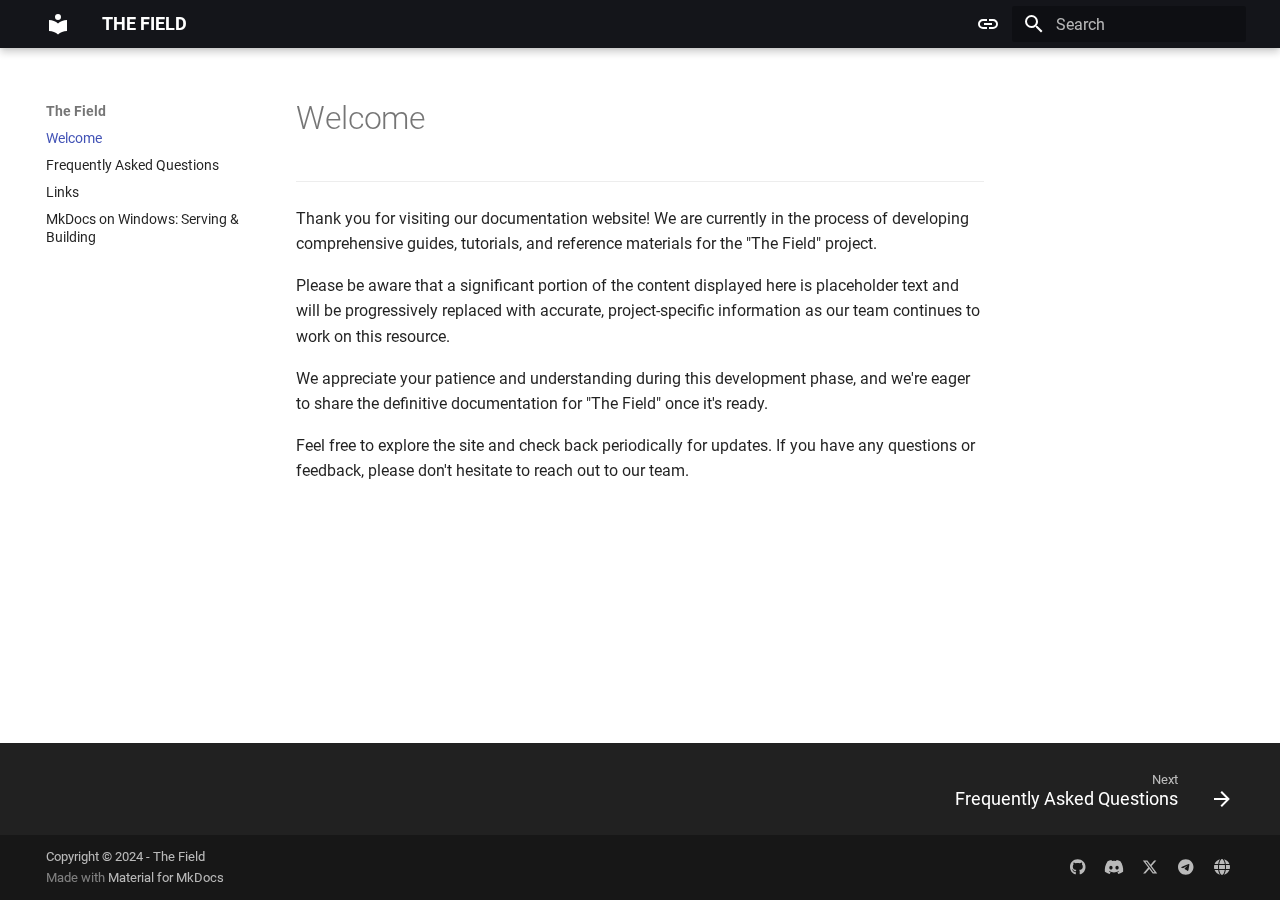
<file: mkdocs/site/index.html>
<!doctype html>
<html lang="en" class="no-js">
  <head>
    
      <meta charset="utf-8">
      <meta name="viewport" content="width=device-width,initial-scale=1">
      
      
      
      
      
        <link rel="next" href="frequently-asked-questions/">
      
      
      <link rel="icon" href="assets/images/favicon.png">
      <meta name="generator" content="mkdocs-1.5.3, mkdocs-material-9.5.17">
    
    
      
        <title>The Field</title>
      
    
    
      <link rel="stylesheet" href="assets/stylesheets/main.bcfcd587.min.css">
      
        
        <link rel="stylesheet" href="assets/stylesheets/palette.06af60db.min.css">
      
      


    
    
      
    
    
      
    
    
      <link rel="stylesheet" href="css/extra.css">
    
    <script>__md_scope=new URL(".",location),__md_hash=e=>[...e].reduce((e,_)=>(e<<5)-e+_.charCodeAt(0),0),__md_get=(e,_=localStorage,t=__md_scope)=>JSON.parse(_.getItem(t.pathname+"."+e)),__md_set=(e,_,t=localStorage,a=__md_scope)=>{try{t.setItem(a.pathname+"."+e,JSON.stringify(_))}catch(e){}}</script>
    
      

    
    
    
  </head>
  
  
    
    
      
    
    
    
    
    <body dir="ltr" data-md-color-scheme="default" data-md-color-primary="black" data-md-color-accent="black">
  
    
    <input class="md-toggle" data-md-toggle="drawer" type="checkbox" id="__drawer" autocomplete="off">
    <input class="md-toggle" data-md-toggle="search" type="checkbox" id="__search" autocomplete="off">
    <label class="md-overlay" for="__drawer"></label>
    <div data-md-component="skip">
      
        
        <a href="#welcome" class="md-skip">
          Skip to content
        </a>
      
    </div>
    <div data-md-component="announce">
      
    </div>
    
    
      

  

<header class="md-header md-header--shadow" data-md-component="header">
  <nav class="md-header__inner md-grid" aria-label="Header">
    <a href="." title="The Field" class="md-header__button md-logo" aria-label="The Field" data-md-component="logo">
      
  
  <svg xmlns="http://www.w3.org/2000/svg" viewBox="0 0 24 24"><path d="M12 8a3 3 0 0 0 3-3 3 3 0 0 0-3-3 3 3 0 0 0-3 3 3 3 0 0 0 3 3m0 3.54C9.64 9.35 6.5 8 3 8v11c3.5 0 6.64 1.35 9 3.54 2.36-2.19 5.5-3.54 9-3.54V8c-3.5 0-6.64 1.35-9 3.54Z"/></svg>

    </a>
    <label class="md-header__button md-icon" for="__drawer">
      
      <svg xmlns="http://www.w3.org/2000/svg" viewBox="0 0 24 24"><path d="M3 6h18v2H3V6m0 5h18v2H3v-2m0 5h18v2H3v-2Z"/></svg>
    </label>
    <div class="md-header__title" data-md-component="header-title">
      <div class="md-header__ellipsis">
        <div class="md-header__topic">
          <span class="md-ellipsis">
            The Field
          </span>
        </div>
        <div class="md-header__topic" data-md-component="header-topic">
          <span class="md-ellipsis">
            
              Welcome
            
          </span>
        </div>
      </div>
    </div>
    
      
        <form class="md-header__option" data-md-component="palette">
  
    
    
    
    <input class="md-option" data-md-color-media="(prefers-color-scheme)" data-md-color-scheme="default" data-md-color-primary="black" data-md-color-accent="black"  aria-label="Switch to light mode"  type="radio" name="__palette" id="__palette_0">
    
      <label class="md-header__button md-icon" title="Switch to light mode" for="__palette_1" hidden>
        <svg xmlns="http://www.w3.org/2000/svg" viewBox="0 0 24 24"><path d="M3.9 12c0-1.71 1.39-3.1 3.1-3.1h4V7H7a5 5 0 0 0-5 5 5 5 0 0 0 5 5h4v-1.9H7c-1.71 0-3.1-1.39-3.1-3.1M8 13h8v-2H8v2m9-6h-4v1.9h4c1.71 0 3.1 1.39 3.1 3.1 0 1.71-1.39 3.1-3.1 3.1h-4V17h4a5 5 0 0 0 5-5 5 5 0 0 0-5-5Z"/></svg>
      </label>
    
  
    
    
    
    <input class="md-option" data-md-color-media="(prefers-color-scheme: light)" data-md-color-scheme="default" data-md-color-primary="black" data-md-color-accent="black"  aria-label="Switch to dark mode"  type="radio" name="__palette" id="__palette_1">
    
      <label class="md-header__button md-icon" title="Switch to dark mode" for="__palette_2" hidden>
        <svg xmlns="http://www.w3.org/2000/svg" viewBox="0 0 24 24"><path d="M17 7H7a5 5 0 0 0-5 5 5 5 0 0 0 5 5h10a5 5 0 0 0 5-5 5 5 0 0 0-5-5m0 8a3 3 0 0 1-3-3 3 3 0 0 1 3-3 3 3 0 0 1 3 3 3 3 0 0 1-3 3Z"/></svg>
      </label>
    
  
    
    
    
    <input class="md-option" data-md-color-media="(prefers-color-scheme: dark)" data-md-color-scheme="slate" data-md-color-primary="black" data-md-color-accent="black"  aria-label="Switch to system preference"  type="radio" name="__palette" id="__palette_2">
    
      <label class="md-header__button md-icon" title="Switch to system preference" for="__palette_0" hidden>
        <svg xmlns="http://www.w3.org/2000/svg" viewBox="0 0 24 24"><path d="M17 6H7c-3.31 0-6 2.69-6 6s2.69 6 6 6h10c3.31 0 6-2.69 6-6s-2.69-6-6-6zm0 10H7c-2.21 0-4-1.79-4-4s1.79-4 4-4h10c2.21 0 4 1.79 4 4s-1.79 4-4 4zM7 9c-1.66 0-3 1.34-3 3s1.34 3 3 3 3-1.34 3-3-1.34-3-3-3z"/></svg>
      </label>
    
  
</form>
      
    
    
      <script>var media,input,key,value,palette=__md_get("__palette");if(palette&&palette.color){"(prefers-color-scheme)"===palette.color.media&&(media=matchMedia("(prefers-color-scheme: light)"),input=document.querySelector(media.matches?"[data-md-color-media='(prefers-color-scheme: light)']":"[data-md-color-media='(prefers-color-scheme: dark)']"),palette.color.media=input.getAttribute("data-md-color-media"),palette.color.scheme=input.getAttribute("data-md-color-scheme"),palette.color.primary=input.getAttribute("data-md-color-primary"),palette.color.accent=input.getAttribute("data-md-color-accent"));for([key,value]of Object.entries(palette.color))document.body.setAttribute("data-md-color-"+key,value)}</script>
    
    
    
      <label class="md-header__button md-icon" for="__search">
        
        <svg xmlns="http://www.w3.org/2000/svg" viewBox="0 0 24 24"><path d="M9.5 3A6.5 6.5 0 0 1 16 9.5c0 1.61-.59 3.09-1.56 4.23l.27.27h.79l5 5-1.5 1.5-5-5v-.79l-.27-.27A6.516 6.516 0 0 1 9.5 16 6.5 6.5 0 0 1 3 9.5 6.5 6.5 0 0 1 9.5 3m0 2C7 5 5 7 5 9.5S7 14 9.5 14 14 12 14 9.5 12 5 9.5 5Z"/></svg>
      </label>
      <div class="md-search" data-md-component="search" role="dialog">
  <label class="md-search__overlay" for="__search"></label>
  <div class="md-search__inner" role="search">
    <form class="md-search__form" name="search">
      <input type="text" class="md-search__input" name="query" aria-label="Search" placeholder="Search" autocapitalize="off" autocorrect="off" autocomplete="off" spellcheck="false" data-md-component="search-query" required>
      <label class="md-search__icon md-icon" for="__search">
        
        <svg xmlns="http://www.w3.org/2000/svg" viewBox="0 0 24 24"><path d="M9.5 3A6.5 6.5 0 0 1 16 9.5c0 1.61-.59 3.09-1.56 4.23l.27.27h.79l5 5-1.5 1.5-5-5v-.79l-.27-.27A6.516 6.516 0 0 1 9.5 16 6.5 6.5 0 0 1 3 9.5 6.5 6.5 0 0 1 9.5 3m0 2C7 5 5 7 5 9.5S7 14 9.5 14 14 12 14 9.5 12 5 9.5 5Z"/></svg>
        
        <svg xmlns="http://www.w3.org/2000/svg" viewBox="0 0 24 24"><path d="M20 11v2H8l5.5 5.5-1.42 1.42L4.16 12l7.92-7.92L13.5 5.5 8 11h12Z"/></svg>
      </label>
      <nav class="md-search__options" aria-label="Search">
        
          <a href="javascript:void(0)" class="md-search__icon md-icon" title="Share" aria-label="Share" data-clipboard data-clipboard-text="" data-md-component="search-share" tabindex="-1">
            
            <svg xmlns="http://www.w3.org/2000/svg" viewBox="0 0 24 24"><path d="M18 16.08c-.76 0-1.44.3-1.96.77L8.91 12.7c.05-.23.09-.46.09-.7 0-.24-.04-.47-.09-.7l7.05-4.11c.54.5 1.25.81 2.04.81a3 3 0 0 0 3-3 3 3 0 0 0-3-3 3 3 0 0 0-3 3c0 .24.04.47.09.7L8.04 9.81C7.5 9.31 6.79 9 6 9a3 3 0 0 0-3 3 3 3 0 0 0 3 3c.79 0 1.5-.31 2.04-.81l7.12 4.15c-.05.21-.08.43-.08.66 0 1.61 1.31 2.91 2.92 2.91 1.61 0 2.92-1.3 2.92-2.91A2.92 2.92 0 0 0 18 16.08Z"/></svg>
          </a>
        
        <button type="reset" class="md-search__icon md-icon" title="Clear" aria-label="Clear" tabindex="-1">
          
          <svg xmlns="http://www.w3.org/2000/svg" viewBox="0 0 24 24"><path d="M19 6.41 17.59 5 12 10.59 6.41 5 5 6.41 10.59 12 5 17.59 6.41 19 12 13.41 17.59 19 19 17.59 13.41 12 19 6.41Z"/></svg>
        </button>
      </nav>
      
        <div class="md-search__suggest" data-md-component="search-suggest"></div>
      
    </form>
    <div class="md-search__output">
      <div class="md-search__scrollwrap" data-md-scrollfix>
        <div class="md-search-result" data-md-component="search-result">
          <div class="md-search-result__meta">
            Initializing search
          </div>
          <ol class="md-search-result__list" role="presentation"></ol>
        </div>
      </div>
    </div>
  </div>
</div>
    
    
  </nav>
  
</header>
    
    <div class="md-container" data-md-component="container">
      
      
        
          
        
      
      <main class="md-main" data-md-component="main">
        <div class="md-main__inner md-grid">
          
            
              
              <div class="md-sidebar md-sidebar--primary" data-md-component="sidebar" data-md-type="navigation" >
                <div class="md-sidebar__scrollwrap">
                  <div class="md-sidebar__inner">
                    



<nav class="md-nav md-nav--primary" aria-label="Navigation" data-md-level="0">
  <label class="md-nav__title" for="__drawer">
    <a href="." title="The Field" class="md-nav__button md-logo" aria-label="The Field" data-md-component="logo">
      
  
  <svg xmlns="http://www.w3.org/2000/svg" viewBox="0 0 24 24"><path d="M12 8a3 3 0 0 0 3-3 3 3 0 0 0-3-3 3 3 0 0 0-3 3 3 3 0 0 0 3 3m0 3.54C9.64 9.35 6.5 8 3 8v11c3.5 0 6.64 1.35 9 3.54 2.36-2.19 5.5-3.54 9-3.54V8c-3.5 0-6.64 1.35-9 3.54Z"/></svg>

    </a>
    The Field
  </label>
  
  <ul class="md-nav__list" data-md-scrollfix>
    
      
      
  
  
    
  
  
  
    <li class="md-nav__item md-nav__item--active">
      
      <input class="md-nav__toggle md-toggle" type="checkbox" id="__toc">
      
      
        
      
      
      <a href="." class="md-nav__link md-nav__link--active">
        
  
  <span class="md-ellipsis">
    Welcome
  </span>
  

      </a>
      
    </li>
  

    
      
      
  
  
  
  
    <li class="md-nav__item">
      <a href="frequently-asked-questions/" class="md-nav__link">
        
  
  <span class="md-ellipsis">
    Frequently Asked Questions
  </span>
  

      </a>
    </li>
  

    
      
      
  
  
  
  
    <li class="md-nav__item">
      <a href="links/" class="md-nav__link">
        
  
  <span class="md-ellipsis">
    Links
  </span>
  

      </a>
    </li>
  

    
      
      
  
  
  
  
    <li class="md-nav__item">
      <a href="mkdocs-install/" class="md-nav__link">
        
  
  <span class="md-ellipsis">
    MkDocs on Windows: Serving & Building
  </span>
  

      </a>
    </li>
  

    
  </ul>
</nav>
                  </div>
                </div>
              </div>
            
            
              
              <div class="md-sidebar md-sidebar--secondary" data-md-component="sidebar" data-md-type="toc" >
                <div class="md-sidebar__scrollwrap">
                  <div class="md-sidebar__inner">
                    

<nav class="md-nav md-nav--secondary" aria-label="Table of contents">
  
  
  
    
  
  
</nav>
                  </div>
                </div>
              </div>
            
          
          
            <div class="md-content" data-md-component="content">
              <article class="md-content__inner md-typeset">
                
                  


<h1 id="welcome">Welcome</h1>
<hr />
<p>Thank you for visiting our documentation website! We are currently in the process of developing comprehensive guides, tutorials, and reference materials for the "The Field" project.</p>
<p>Please be aware that a significant portion of the content displayed here is placeholder text and will be progressively replaced with accurate, project-specific information as our team continues to work on this resource.</p>
<p>We appreciate your patience and understanding during this development phase, and we're eager to share the definitive documentation for "The Field" once it's ready.</p>
<p>Feel free to explore the site and check back periodically for updates. If you have any questions or feedback, please don't hesitate to reach out to our team.</p>












                
              </article>
            </div>
          
          
  <script>var tabs=__md_get("__tabs");if(Array.isArray(tabs))e:for(var set of document.querySelectorAll(".tabbed-set")){var tab,labels=set.querySelector(".tabbed-labels");for(tab of tabs)for(var label of labels.getElementsByTagName("label"))if(label.innerText.trim()===tab){var input=document.getElementById(label.htmlFor);input.checked=!0;continue e}}</script>

<script>var target=document.getElementById(location.hash.slice(1));target&&target.name&&(target.checked=target.name.startsWith("__tabbed_"))</script>
        </div>
        
          <button type="button" class="md-top md-icon" data-md-component="top" hidden>
  
  <svg xmlns="http://www.w3.org/2000/svg" viewBox="0 0 24 24"><path d="M13 20h-2V8l-5.5 5.5-1.42-1.42L12 4.16l7.92 7.92-1.42 1.42L13 8v12Z"/></svg>
  Back to top
</button>
        
      </main>
      
        <footer class="md-footer">
  
    
      
      <nav class="md-footer__inner md-grid" aria-label="Footer" >
        
        
          
          <a href="frequently-asked-questions/" class="md-footer__link md-footer__link--next" aria-label="Next: Frequently Asked Questions">
            <div class="md-footer__title">
              <span class="md-footer__direction">
                Next
              </span>
              <div class="md-ellipsis">
                Frequently Asked Questions
              </div>
            </div>
            <div class="md-footer__button md-icon">
              
              <svg xmlns="http://www.w3.org/2000/svg" viewBox="0 0 24 24"><path d="M4 11v2h12l-5.5 5.5 1.42 1.42L19.84 12l-7.92-7.92L10.5 5.5 16 11H4Z"/></svg>
            </div>
          </a>
        
      </nav>
    
  
  <div class="md-footer-meta md-typeset">
    <div class="md-footer-meta__inner md-grid">
      <div class="md-copyright">
  
    <div class="md-copyright__highlight">
      Copyright &copy; 2024 - The Field
    </div>
  
  
    Made with
    <a href="https://squidfunk.github.io/mkdocs-material/" target="_blank" rel="noopener">
      Material for MkDocs
    </a>
  
</div>
      
        <div class="md-social">
  
    
    
    
    
      
      
    
    <a href="https://github.com/the-field-erg" target="_blank" rel="noopener" title="github.com" class="md-social__link">
      <svg xmlns="http://www.w3.org/2000/svg" viewBox="0 0 496 512"><!--! Font Awesome Free 6.5.1 by @fontawesome - https://fontawesome.com License - https://fontawesome.com/license/free (Icons: CC BY 4.0, Fonts: SIL OFL 1.1, Code: MIT License) Copyright 2023 Fonticons, Inc.--><path d="M165.9 397.4c0 2-2.3 3.6-5.2 3.6-3.3.3-5.6-1.3-5.6-3.6 0-2 2.3-3.6 5.2-3.6 3-.3 5.6 1.3 5.6 3.6zm-31.1-4.5c-.7 2 1.3 4.3 4.3 4.9 2.6 1 5.6 0 6.2-2s-1.3-4.3-4.3-5.2c-2.6-.7-5.5.3-6.2 2.3zm44.2-1.7c-2.9.7-4.9 2.6-4.6 4.9.3 2 2.9 3.3 5.9 2.6 2.9-.7 4.9-2.6 4.6-4.6-.3-1.9-3-3.2-5.9-2.9zM244.8 8C106.1 8 0 113.3 0 252c0 110.9 69.8 205.8 169.5 239.2 12.8 2.3 17.3-5.6 17.3-12.1 0-6.2-.3-40.4-.3-61.4 0 0-70 15-84.7-29.8 0 0-11.4-29.1-27.8-36.6 0 0-22.9-15.7 1.6-15.4 0 0 24.9 2 38.6 25.8 21.9 38.6 58.6 27.5 72.9 20.9 2.3-16 8.8-27.1 16-33.7-55.9-6.2-112.3-14.3-112.3-110.5 0-27.5 7.6-41.3 23.6-58.9-2.6-6.5-11.1-33.3 2.6-67.9 20.9-6.5 69 27 69 27 20-5.6 41.5-8.5 62.8-8.5s42.8 2.9 62.8 8.5c0 0 48.1-33.6 69-27 13.7 34.7 5.2 61.4 2.6 67.9 16 17.7 25.8 31.5 25.8 58.9 0 96.5-58.9 104.2-114.8 110.5 9.2 7.9 17 22.9 17 46.4 0 33.7-.3 75.4-.3 83.6 0 6.5 4.6 14.4 17.3 12.1C428.2 457.8 496 362.9 496 252 496 113.3 383.5 8 244.8 8zM97.2 352.9c-1.3 1-1 3.3.7 5.2 1.6 1.6 3.9 2.3 5.2 1 1.3-1 1-3.3-.7-5.2-1.6-1.6-3.9-2.3-5.2-1zm-10.8-8.1c-.7 1.3.3 2.9 2.3 3.9 1.6 1 3.6.7 4.3-.7.7-1.3-.3-2.9-2.3-3.9-2-.6-3.6-.3-4.3.7zm32.4 35.6c-1.6 1.3-1 4.3 1.3 6.2 2.3 2.3 5.2 2.6 6.5 1 1.3-1.3.7-4.3-1.3-6.2-2.2-2.3-5.2-2.6-6.5-1zm-11.4-14.7c-1.6 1-1.6 3.6 0 5.9 1.6 2.3 4.3 3.3 5.6 2.3 1.6-1.3 1.6-3.9 0-6.2-1.4-2.3-4-3.3-5.6-2z"/></svg>
    </a>
  
    
    
    
    
      
      
    
    <a href="https://discord.com" target="_blank" rel="noopener" title="discord.com" class="md-social__link">
      <svg xmlns="http://www.w3.org/2000/svg" viewBox="0 0 640 512"><!--! Font Awesome Free 6.5.1 by @fontawesome - https://fontawesome.com License - https://fontawesome.com/license/free (Icons: CC BY 4.0, Fonts: SIL OFL 1.1, Code: MIT License) Copyright 2023 Fonticons, Inc.--><path d="M524.531 69.836a1.5 1.5 0 0 0-.764-.7A485.065 485.065 0 0 0 404.081 32.03a1.816 1.816 0 0 0-1.923.91 337.461 337.461 0 0 0-14.9 30.6 447.848 447.848 0 0 0-134.426 0 309.541 309.541 0 0 0-15.135-30.6 1.89 1.89 0 0 0-1.924-.91 483.689 483.689 0 0 0-119.688 37.107 1.712 1.712 0 0 0-.788.676C39.068 183.651 18.186 294.69 28.43 404.354a2.016 2.016 0 0 0 .765 1.375 487.666 487.666 0 0 0 146.825 74.189 1.9 1.9 0 0 0 2.063-.676A348.2 348.2 0 0 0 208.12 430.4a1.86 1.86 0 0 0-1.019-2.588 321.173 321.173 0 0 1-45.868-21.853 1.885 1.885 0 0 1-.185-3.126 251.047 251.047 0 0 0 9.109-7.137 1.819 1.819 0 0 1 1.9-.256c96.229 43.917 200.41 43.917 295.5 0a1.812 1.812 0 0 1 1.924.233 234.533 234.533 0 0 0 9.132 7.16 1.884 1.884 0 0 1-.162 3.126 301.407 301.407 0 0 1-45.89 21.83 1.875 1.875 0 0 0-1 2.611 391.055 391.055 0 0 0 30.014 48.815 1.864 1.864 0 0 0 2.063.7A486.048 486.048 0 0 0 610.7 405.729a1.882 1.882 0 0 0 .765-1.352c12.264-126.783-20.532-236.912-86.934-334.541ZM222.491 337.58c-28.972 0-52.844-26.587-52.844-59.239s23.409-59.241 52.844-59.241c29.665 0 53.306 26.82 52.843 59.239 0 32.654-23.41 59.241-52.843 59.241Zm195.38 0c-28.971 0-52.843-26.587-52.843-59.239s23.409-59.241 52.843-59.241c29.667 0 53.307 26.82 52.844 59.239 0 32.654-23.177 59.241-52.844 59.241Z"/></svg>
    </a>
  
    
    
    
    
      
      
    
    <a href="https://x.com" target="_blank" rel="noopener" title="x.com" class="md-social__link">
      <svg xmlns="http://www.w3.org/2000/svg" viewBox="0 0 512 512"><!--! Font Awesome Free 6.5.1 by @fontawesome - https://fontawesome.com License - https://fontawesome.com/license/free (Icons: CC BY 4.0, Fonts: SIL OFL 1.1, Code: MIT License) Copyright 2023 Fonticons, Inc.--><path d="M389.2 48h70.6L305.6 224.2 487 464H345L233.7 318.6 106.5 464H35.8l164.9-188.5L26.8 48h145.6l100.5 132.9L389.2 48zm-24.8 373.8h39.1L151.1 88h-42l255.3 333.8z"/></svg>
    </a>
  
    
    
    
    
      
      
    
    <a href="https://telegram.com" target="_blank" rel="noopener" title="telegram.com" class="md-social__link">
      <svg xmlns="http://www.w3.org/2000/svg" viewBox="0 0 496 512"><!--! Font Awesome Free 6.5.1 by @fontawesome - https://fontawesome.com License - https://fontawesome.com/license/free (Icons: CC BY 4.0, Fonts: SIL OFL 1.1, Code: MIT License) Copyright 2023 Fonticons, Inc.--><path d="M248 8C111.033 8 0 119.033 0 256s111.033 248 248 248 248-111.033 248-248S384.967 8 248 8Zm114.952 168.66c-3.732 39.215-19.881 134.378-28.1 178.3-3.476 18.584-10.322 24.816-16.948 25.425-14.4 1.326-25.338-9.517-39.287-18.661-21.827-14.308-34.158-23.215-55.346-37.177-24.485-16.135-8.612-25 5.342-39.5 3.652-3.793 67.107-61.51 68.335-66.746.153-.655.3-3.1-1.154-4.384s-3.59-.849-5.135-.5q-3.283.746-104.608 69.142-14.845 10.194-26.894 9.934c-8.855-.191-25.888-5.006-38.551-9.123-15.531-5.048-27.875-7.717-26.8-16.291q.84-6.7 18.45-13.7 108.446-47.248 144.628-62.3c68.872-28.647 83.183-33.623 92.511-33.789 2.052-.034 6.639.474 9.61 2.885a10.452 10.452 0 0 1 3.53 6.716 43.765 43.765 0 0 1 .417 9.769Z"/></svg>
    </a>
  
    
    
    
    
      
      
    
    <a href="https://the-field.pages.dev" target="_blank" rel="noopener" title="the-field.pages.dev" class="md-social__link">
      <svg xmlns="http://www.w3.org/2000/svg" viewBox="0 0 512 512"><!--! Font Awesome Free 6.5.1 by @fontawesome - https://fontawesome.com License - https://fontawesome.com/license/free (Icons: CC BY 4.0, Fonts: SIL OFL 1.1, Code: MIT License) Copyright 2023 Fonticons, Inc.--><path d="M352 256c0 22.2-1.2 43.6-3.3 64H163.3c-2.2-20.4-3.3-41.8-3.3-64s1.2-43.6 3.3-64h185.4c2.2 20.4 3.3 41.8 3.3 64zm28.8-64h123.1c5.3 20.5 8.1 41.9 8.1 64s-2.8 43.5-8.1 64H380.8c2.1-20.6 3.2-42 3.2-64s-1.1-43.4-3.2-64zm112.6-32H376.7c-10-63.9-29.8-117.4-55.3-151.6 78.3 20.7 142 77.5 171.9 151.6zm-149.1 0H167.7c6.1-36.4 15.5-68.6 27-94.7 10.5-23.6 22.2-40.7 33.5-51.5C239.4 3.2 248.7 0 256 0s16.6 3.2 27.8 13.8c11.3 10.8 23 27.9 33.5 51.5 11.6 26 20.9 58.2 27 94.7zm-209 0H18.6c30-74.1 93.6-130.9 172-151.6-25.5 34.2-45.3 87.7-55.3 151.6zM8.1 192h123.1c-2.1 20.6-3.2 42-3.2 64s1.1 43.4 3.2 64H8.1C2.8 299.5 0 278.1 0 256s2.8-43.5 8.1-64zm186.6 254.6c-11.6-26-20.9-58.2-27-94.6h176.6c-6.1 36.4-15.5 68.6-27 94.6-10.5 23.6-22.2 40.7-33.5 51.5-11.2 10.7-20.5 13.9-27.8 13.9s-16.6-3.2-27.8-13.8c-11.3-10.8-23-27.9-33.5-51.5zM135.3 352c10 63.9 29.8 117.4 55.3 151.6-78.4-20.7-142-77.5-172-151.6h116.7zm358.1 0c-30 74.1-93.6 130.9-171.9 151.6 25.5-34.2 45.2-87.7 55.3-151.6h116.6z"/></svg>
    </a>
  
</div>
      
    </div>
  </div>
</footer>
      
    </div>
    <div class="md-dialog" data-md-component="dialog">
      <div class="md-dialog__inner md-typeset"></div>
    </div>
    
      <div class="md-progress" data-md-component="progress" role="progressbar"></div>
    
    
    <script id="__config" type="application/json">{"base": ".", "features": ["content.code.annotate", "content.code.copy", "content.tabs.link", "announce.dismiss", "header.autohide", "navigation.indexes", "navigation.top", "navigation.instant", "navigation.instant.prefetch", "navigation.instant.progress", "navigation.tracking", "navigation.footer", "search.suggest", "search.highlight", "search.share"], "search": "assets/javascripts/workers/search.b8dbb3d2.min.js", "translations": {"clipboard.copied": "Copied to clipboard", "clipboard.copy": "Copy to clipboard", "search.result.more.one": "1 more on this page", "search.result.more.other": "# more on this page", "search.result.none": "No matching documents", "search.result.one": "1 matching document", "search.result.other": "# matching documents", "search.result.placeholder": "Type to start searching", "search.result.term.missing": "Missing", "select.version": "Select version"}}</script>
    
    
      <script src="assets/javascripts/bundle.1e8ae164.min.js"></script>
      
        <script src="assets/external/unpkg.com/mermaid@10.7.0/dist/mermaid.min.js"></script>
      
    
  </body>
</html>
</file>
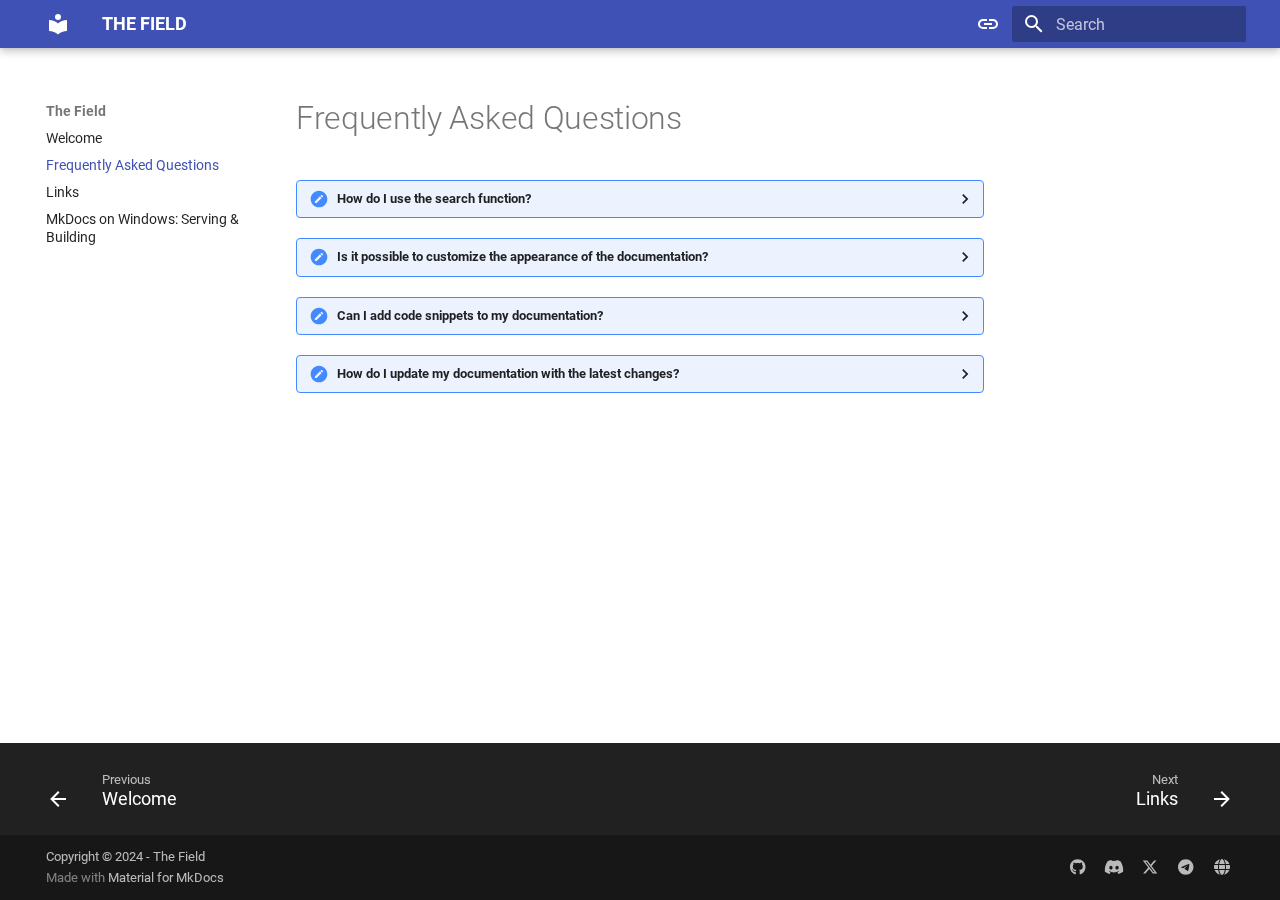
<file: mkdocs/site/frequently-asked-questions/index.html>
<!doctype html>
<html lang="en" class="no-js">
  <head>
    
      <meta charset="utf-8">
      <meta name="viewport" content="width=device-width,initial-scale=1">
      
      
      
      
        <link rel="prev" href="..">
      
      
        <link rel="next" href="../links/">
      
      
      <link rel="icon" href="../assets/images/favicon.png">
      <meta name="generator" content="mkdocs-1.5.3, mkdocs-material-9.5.17">
    
    
      
        <title>Frequently Asked Questions - The Field</title>
      
    
    
      <link rel="stylesheet" href="../assets/stylesheets/main.bcfcd587.min.css">
      
        
        <link rel="stylesheet" href="../assets/stylesheets/palette.06af60db.min.css">
      
      


    
    
      
    
    
      
    
    
      <link rel="stylesheet" href="../css/extra.css">
    
    <script>__md_scope=new URL("..",location),__md_hash=e=>[...e].reduce((e,_)=>(e<<5)-e+_.charCodeAt(0),0),__md_get=(e,_=localStorage,t=__md_scope)=>JSON.parse(_.getItem(t.pathname+"."+e)),__md_set=(e,_,t=localStorage,a=__md_scope)=>{try{t.setItem(a.pathname+"."+e,JSON.stringify(_))}catch(e){}}</script>
    
      

    
    
    
  </head>
  
  
    
    
      
    
    
    
    
    <body dir="ltr" data-md-color-scheme="default" data-md-color-primary="black" data-md-color-accent="black">
  
    
    <input class="md-toggle" data-md-toggle="drawer" type="checkbox" id="__drawer" autocomplete="off">
    <input class="md-toggle" data-md-toggle="search" type="checkbox" id="__search" autocomplete="off">
    <label class="md-overlay" for="__drawer"></label>
    <div data-md-component="skip">
      
        
        <a href="#frequently-asked-questions" class="md-skip">
          Skip to content
        </a>
      
    </div>
    <div data-md-component="announce">
      
    </div>
    
    
      

  

<header class="md-header md-header--shadow" data-md-component="header">
  <nav class="md-header__inner md-grid" aria-label="Header">
    <a href=".." title="The Field" class="md-header__button md-logo" aria-label="The Field" data-md-component="logo">
      
  
  <svg xmlns="http://www.w3.org/2000/svg" viewBox="0 0 24 24"><path d="M12 8a3 3 0 0 0 3-3 3 3 0 0 0-3-3 3 3 0 0 0-3 3 3 3 0 0 0 3 3m0 3.54C9.64 9.35 6.5 8 3 8v11c3.5 0 6.64 1.35 9 3.54 2.36-2.19 5.5-3.54 9-3.54V8c-3.5 0-6.64 1.35-9 3.54Z"/></svg>

    </a>
    <label class="md-header__button md-icon" for="__drawer">
      
      <svg xmlns="http://www.w3.org/2000/svg" viewBox="0 0 24 24"><path d="M3 6h18v2H3V6m0 5h18v2H3v-2m0 5h18v2H3v-2Z"/></svg>
    </label>
    <div class="md-header__title" data-md-component="header-title">
      <div class="md-header__ellipsis">
        <div class="md-header__topic">
          <span class="md-ellipsis">
            The Field
          </span>
        </div>
        <div class="md-header__topic" data-md-component="header-topic">
          <span class="md-ellipsis">
            
              Frequently Asked Questions
            
          </span>
        </div>
      </div>
    </div>
    
      
        <form class="md-header__option" data-md-component="palette">
  
    
    
    
    <input class="md-option" data-md-color-media="(prefers-color-scheme)" data-md-color-scheme="default" data-md-color-primary="black" data-md-color-accent="black"  aria-label="Switch to light mode"  type="radio" name="__palette" id="__palette_0">
    
      <label class="md-header__button md-icon" title="Switch to light mode" for="__palette_1" hidden>
        <svg xmlns="http://www.w3.org/2000/svg" viewBox="0 0 24 24"><path d="M3.9 12c0-1.71 1.39-3.1 3.1-3.1h4V7H7a5 5 0 0 0-5 5 5 5 0 0 0 5 5h4v-1.9H7c-1.71 0-3.1-1.39-3.1-3.1M8 13h8v-2H8v2m9-6h-4v1.9h4c1.71 0 3.1 1.39 3.1 3.1 0 1.71-1.39 3.1-3.1 3.1h-4V17h4a5 5 0 0 0 5-5 5 5 0 0 0-5-5Z"/></svg>
      </label>
    
  
    
    
    
    <input class="md-option" data-md-color-media="(prefers-color-scheme: light)" data-md-color-scheme="default" data-md-color-primary="black" data-md-color-accent="black"  aria-label="Switch to dark mode"  type="radio" name="__palette" id="__palette_1">
    
      <label class="md-header__button md-icon" title="Switch to dark mode" for="__palette_2" hidden>
        <svg xmlns="http://www.w3.org/2000/svg" viewBox="0 0 24 24"><path d="M17 7H7a5 5 0 0 0-5 5 5 5 0 0 0 5 5h10a5 5 0 0 0 5-5 5 5 0 0 0-5-5m0 8a3 3 0 0 1-3-3 3 3 0 0 1 3-3 3 3 0 0 1 3 3 3 3 0 0 1-3 3Z"/></svg>
      </label>
    
  
    
    
    
    <input class="md-option" data-md-color-media="(prefers-color-scheme: dark)" data-md-color-scheme="slate" data-md-color-primary="black" data-md-color-accent="black"  aria-label="Switch to system preference"  type="radio" name="__palette" id="__palette_2">
    
      <label class="md-header__button md-icon" title="Switch to system preference" for="__palette_0" hidden>
        <svg xmlns="http://www.w3.org/2000/svg" viewBox="0 0 24 24"><path d="M17 6H7c-3.31 0-6 2.69-6 6s2.69 6 6 6h10c3.31 0 6-2.69 6-6s-2.69-6-6-6zm0 10H7c-2.21 0-4-1.79-4-4s1.79-4 4-4h10c2.21 0 4 1.79 4 4s-1.79 4-4 4zM7 9c-1.66 0-3 1.34-3 3s1.34 3 3 3 3-1.34 3-3-1.34-3-3-3z"/></svg>
      </label>
    
  
</form>
      
    
    
      <script>var media,input,key,value,palette=__md_get("__palette");if(palette&&palette.color){"(prefers-color-scheme)"===palette.color.media&&(media=matchMedia("(prefers-color-scheme: light)"),input=document.querySelector(media.matches?"[data-md-color-media='(prefers-color-scheme: light)']":"[data-md-color-media='(prefers-color-scheme: dark)']"),palette.color.media=input.getAttribute("data-md-color-media"),palette.color.scheme=input.getAttribute("data-md-color-scheme"),palette.color.primary=input.getAttribute("data-md-color-primary"),palette.color.accent=input.getAttribute("data-md-color-accent"));for([key,value]of Object.entries(palette.color))document.body.setAttribute("data-md-color-"+key,value)}</script>
    
    
    
      <label class="md-header__button md-icon" for="__search">
        
        <svg xmlns="http://www.w3.org/2000/svg" viewBox="0 0 24 24"><path d="M9.5 3A6.5 6.5 0 0 1 16 9.5c0 1.61-.59 3.09-1.56 4.23l.27.27h.79l5 5-1.5 1.5-5-5v-.79l-.27-.27A6.516 6.516 0 0 1 9.5 16 6.5 6.5 0 0 1 3 9.5 6.5 6.5 0 0 1 9.5 3m0 2C7 5 5 7 5 9.5S7 14 9.5 14 14 12 14 9.5 12 5 9.5 5Z"/></svg>
      </label>
      <div class="md-search" data-md-component="search" role="dialog">
  <label class="md-search__overlay" for="__search"></label>
  <div class="md-search__inner" role="search">
    <form class="md-search__form" name="search">
      <input type="text" class="md-search__input" name="query" aria-label="Search" placeholder="Search" autocapitalize="off" autocorrect="off" autocomplete="off" spellcheck="false" data-md-component="search-query" required>
      <label class="md-search__icon md-icon" for="__search">
        
        <svg xmlns="http://www.w3.org/2000/svg" viewBox="0 0 24 24"><path d="M9.5 3A6.5 6.5 0 0 1 16 9.5c0 1.61-.59 3.09-1.56 4.23l.27.27h.79l5 5-1.5 1.5-5-5v-.79l-.27-.27A6.516 6.516 0 0 1 9.5 16 6.5 6.5 0 0 1 3 9.5 6.5 6.5 0 0 1 9.5 3m0 2C7 5 5 7 5 9.5S7 14 9.5 14 14 12 14 9.5 12 5 9.5 5Z"/></svg>
        
        <svg xmlns="http://www.w3.org/2000/svg" viewBox="0 0 24 24"><path d="M20 11v2H8l5.5 5.5-1.42 1.42L4.16 12l7.92-7.92L13.5 5.5 8 11h12Z"/></svg>
      </label>
      <nav class="md-search__options" aria-label="Search">
        
          <a href="javascript:void(0)" class="md-search__icon md-icon" title="Share" aria-label="Share" data-clipboard data-clipboard-text="" data-md-component="search-share" tabindex="-1">
            
            <svg xmlns="http://www.w3.org/2000/svg" viewBox="0 0 24 24"><path d="M18 16.08c-.76 0-1.44.3-1.96.77L8.91 12.7c.05-.23.09-.46.09-.7 0-.24-.04-.47-.09-.7l7.05-4.11c.54.5 1.25.81 2.04.81a3 3 0 0 0 3-3 3 3 0 0 0-3-3 3 3 0 0 0-3 3c0 .24.04.47.09.7L8.04 9.81C7.5 9.31 6.79 9 6 9a3 3 0 0 0-3 3 3 3 0 0 0 3 3c.79 0 1.5-.31 2.04-.81l7.12 4.15c-.05.21-.08.43-.08.66 0 1.61 1.31 2.91 2.92 2.91 1.61 0 2.92-1.3 2.92-2.91A2.92 2.92 0 0 0 18 16.08Z"/></svg>
          </a>
        
        <button type="reset" class="md-search__icon md-icon" title="Clear" aria-label="Clear" tabindex="-1">
          
          <svg xmlns="http://www.w3.org/2000/svg" viewBox="0 0 24 24"><path d="M19 6.41 17.59 5 12 10.59 6.41 5 5 6.41 10.59 12 5 17.59 6.41 19 12 13.41 17.59 19 19 17.59 13.41 12 19 6.41Z"/></svg>
        </button>
      </nav>
      
        <div class="md-search__suggest" data-md-component="search-suggest"></div>
      
    </form>
    <div class="md-search__output">
      <div class="md-search__scrollwrap" data-md-scrollfix>
        <div class="md-search-result" data-md-component="search-result">
          <div class="md-search-result__meta">
            Initializing search
          </div>
          <ol class="md-search-result__list" role="presentation"></ol>
        </div>
      </div>
    </div>
  </div>
</div>
    
    
  </nav>
  
</header>
    
    <div class="md-container" data-md-component="container">
      
      
        
          
        
      
      <main class="md-main" data-md-component="main">
        <div class="md-main__inner md-grid">
          
            
              
              <div class="md-sidebar md-sidebar--primary" data-md-component="sidebar" data-md-type="navigation" >
                <div class="md-sidebar__scrollwrap">
                  <div class="md-sidebar__inner">
                    



<nav class="md-nav md-nav--primary" aria-label="Navigation" data-md-level="0">
  <label class="md-nav__title" for="__drawer">
    <a href=".." title="The Field" class="md-nav__button md-logo" aria-label="The Field" data-md-component="logo">
      
  
  <svg xmlns="http://www.w3.org/2000/svg" viewBox="0 0 24 24"><path d="M12 8a3 3 0 0 0 3-3 3 3 0 0 0-3-3 3 3 0 0 0-3 3 3 3 0 0 0 3 3m0 3.54C9.64 9.35 6.5 8 3 8v11c3.5 0 6.64 1.35 9 3.54 2.36-2.19 5.5-3.54 9-3.54V8c-3.5 0-6.64 1.35-9 3.54Z"/></svg>

    </a>
    The Field
  </label>
  
  <ul class="md-nav__list" data-md-scrollfix>
    
      
      
  
  
  
  
    <li class="md-nav__item">
      <a href=".." class="md-nav__link">
        
  
  <span class="md-ellipsis">
    Welcome
  </span>
  

      </a>
    </li>
  

    
      
      
  
  
    
  
  
  
    <li class="md-nav__item md-nav__item--active">
      
      <input class="md-nav__toggle md-toggle" type="checkbox" id="__toc">
      
      
        
      
      
      <a href="./" class="md-nav__link md-nav__link--active">
        
  
  <span class="md-ellipsis">
    Frequently Asked Questions
  </span>
  

      </a>
      
    </li>
  

    
      
      
  
  
  
  
    <li class="md-nav__item">
      <a href="../links/" class="md-nav__link">
        
  
  <span class="md-ellipsis">
    Links
  </span>
  

      </a>
    </li>
  

    
      
      
  
  
  
  
    <li class="md-nav__item">
      <a href="../mkdocs-install/" class="md-nav__link">
        
  
  <span class="md-ellipsis">
    MkDocs on Windows: Serving & Building
  </span>
  

      </a>
    </li>
  

    
  </ul>
</nav>
                  </div>
                </div>
              </div>
            
            
              
              <div class="md-sidebar md-sidebar--secondary" data-md-component="sidebar" data-md-type="toc" >
                <div class="md-sidebar__scrollwrap">
                  <div class="md-sidebar__inner">
                    

<nav class="md-nav md-nav--secondary" aria-label="Table of contents">
  
  
  
    
  
  
</nav>
                  </div>
                </div>
              </div>
            
          
          
            <div class="md-content" data-md-component="content">
              <article class="md-content__inner md-typeset">
                
                  


<h1 id="frequently-asked-questions">Frequently Asked Questions</h1>
<details>
<summary>How do I use the search function?</summary>
<br>
To use the search function, simply enter your query into the search bar located at the top right corner of the website. The results will be displayed in real-time to help you find the relevant information.
<br>
</details>

<details>
<summary>Is it possible to customize the appearance of the documentation?</summary>
<br>
Yes, MkDocs allows you to modify the theme and styling of your documentation easily. You can choose from various pre-built themes or create a custom theme by editing the CSS file located in the `docs` directory of your project.
<br>
</details>

<details>
<summary>Can I add code snippets to my documentation?</summary>
<br>
Absolutely! MkDocs supports syntax highlighting for various programming languages, making it easy for you to showcase code examples within your documentation. Simply wrap the code block with three backticks and specify the language using a hashtag symbol (e.g., ```python```).
<br>
</details>

<details>
<summary>How do I update my documentation with the latest changes?</summary>
<br>
To keep your documentation up-to-date, you'll need to make changes to the `.md` files within the `docs` directory of your project. Once you're satisfied with the updates, run the command `mkdocs build` to generate the static files and replace the existing files in the output directory (e.g., `_site`). Finally, commit your changes using a version control system like Git and push them to your remote repository.
<br>
</details>












                
              </article>
            </div>
          
          
  <script>var tabs=__md_get("__tabs");if(Array.isArray(tabs))e:for(var set of document.querySelectorAll(".tabbed-set")){var tab,labels=set.querySelector(".tabbed-labels");for(tab of tabs)for(var label of labels.getElementsByTagName("label"))if(label.innerText.trim()===tab){var input=document.getElementById(label.htmlFor);input.checked=!0;continue e}}</script>

<script>var target=document.getElementById(location.hash.slice(1));target&&target.name&&(target.checked=target.name.startsWith("__tabbed_"))</script>
        </div>
        
          <button type="button" class="md-top md-icon" data-md-component="top" hidden>
  
  <svg xmlns="http://www.w3.org/2000/svg" viewBox="0 0 24 24"><path d="M13 20h-2V8l-5.5 5.5-1.42-1.42L12 4.16l7.92 7.92-1.42 1.42L13 8v12Z"/></svg>
  Back to top
</button>
        
      </main>
      
        <footer class="md-footer">
  
    
      
      <nav class="md-footer__inner md-grid" aria-label="Footer" >
        
          
          <a href=".." class="md-footer__link md-footer__link--prev" aria-label="Previous: Welcome">
            <div class="md-footer__button md-icon">
              
              <svg xmlns="http://www.w3.org/2000/svg" viewBox="0 0 24 24"><path d="M20 11v2H8l5.5 5.5-1.42 1.42L4.16 12l7.92-7.92L13.5 5.5 8 11h12Z"/></svg>
            </div>
            <div class="md-footer__title">
              <span class="md-footer__direction">
                Previous
              </span>
              <div class="md-ellipsis">
                Welcome
              </div>
            </div>
          </a>
        
        
          
          <a href="../links/" class="md-footer__link md-footer__link--next" aria-label="Next: Links">
            <div class="md-footer__title">
              <span class="md-footer__direction">
                Next
              </span>
              <div class="md-ellipsis">
                Links
              </div>
            </div>
            <div class="md-footer__button md-icon">
              
              <svg xmlns="http://www.w3.org/2000/svg" viewBox="0 0 24 24"><path d="M4 11v2h12l-5.5 5.5 1.42 1.42L19.84 12l-7.92-7.92L10.5 5.5 16 11H4Z"/></svg>
            </div>
          </a>
        
      </nav>
    
  
  <div class="md-footer-meta md-typeset">
    <div class="md-footer-meta__inner md-grid">
      <div class="md-copyright">
  
    <div class="md-copyright__highlight">
      Copyright &copy; 2024 - The Field
    </div>
  
  
    Made with
    <a href="https://squidfunk.github.io/mkdocs-material/" target="_blank" rel="noopener">
      Material for MkDocs
    </a>
  
</div>
      
        <div class="md-social">
  
    
    
    
    
      
      
    
    <a href="https://github.com/the-field-erg" target="_blank" rel="noopener" title="github.com" class="md-social__link">
      <svg xmlns="http://www.w3.org/2000/svg" viewBox="0 0 496 512"><!--! Font Awesome Free 6.5.1 by @fontawesome - https://fontawesome.com License - https://fontawesome.com/license/free (Icons: CC BY 4.0, Fonts: SIL OFL 1.1, Code: MIT License) Copyright 2023 Fonticons, Inc.--><path d="M165.9 397.4c0 2-2.3 3.6-5.2 3.6-3.3.3-5.6-1.3-5.6-3.6 0-2 2.3-3.6 5.2-3.6 3-.3 5.6 1.3 5.6 3.6zm-31.1-4.5c-.7 2 1.3 4.3 4.3 4.9 2.6 1 5.6 0 6.2-2s-1.3-4.3-4.3-5.2c-2.6-.7-5.5.3-6.2 2.3zm44.2-1.7c-2.9.7-4.9 2.6-4.6 4.9.3 2 2.9 3.3 5.9 2.6 2.9-.7 4.9-2.6 4.6-4.6-.3-1.9-3-3.2-5.9-2.9zM244.8 8C106.1 8 0 113.3 0 252c0 110.9 69.8 205.8 169.5 239.2 12.8 2.3 17.3-5.6 17.3-12.1 0-6.2-.3-40.4-.3-61.4 0 0-70 15-84.7-29.8 0 0-11.4-29.1-27.8-36.6 0 0-22.9-15.7 1.6-15.4 0 0 24.9 2 38.6 25.8 21.9 38.6 58.6 27.5 72.9 20.9 2.3-16 8.8-27.1 16-33.7-55.9-6.2-112.3-14.3-112.3-110.5 0-27.5 7.6-41.3 23.6-58.9-2.6-6.5-11.1-33.3 2.6-67.9 20.9-6.5 69 27 69 27 20-5.6 41.5-8.5 62.8-8.5s42.8 2.9 62.8 8.5c0 0 48.1-33.6 69-27 13.7 34.7 5.2 61.4 2.6 67.9 16 17.7 25.8 31.5 25.8 58.9 0 96.5-58.9 104.2-114.8 110.5 9.2 7.9 17 22.9 17 46.4 0 33.7-.3 75.4-.3 83.6 0 6.5 4.6 14.4 17.3 12.1C428.2 457.8 496 362.9 496 252 496 113.3 383.5 8 244.8 8zM97.2 352.9c-1.3 1-1 3.3.7 5.2 1.6 1.6 3.9 2.3 5.2 1 1.3-1 1-3.3-.7-5.2-1.6-1.6-3.9-2.3-5.2-1zm-10.8-8.1c-.7 1.3.3 2.9 2.3 3.9 1.6 1 3.6.7 4.3-.7.7-1.3-.3-2.9-2.3-3.9-2-.6-3.6-.3-4.3.7zm32.4 35.6c-1.6 1.3-1 4.3 1.3 6.2 2.3 2.3 5.2 2.6 6.5 1 1.3-1.3.7-4.3-1.3-6.2-2.2-2.3-5.2-2.6-6.5-1zm-11.4-14.7c-1.6 1-1.6 3.6 0 5.9 1.6 2.3 4.3 3.3 5.6 2.3 1.6-1.3 1.6-3.9 0-6.2-1.4-2.3-4-3.3-5.6-2z"/></svg>
    </a>
  
    
    
    
    
      
      
    
    <a href="https://discord.com" target="_blank" rel="noopener" title="discord.com" class="md-social__link">
      <svg xmlns="http://www.w3.org/2000/svg" viewBox="0 0 640 512"><!--! Font Awesome Free 6.5.1 by @fontawesome - https://fontawesome.com License - https://fontawesome.com/license/free (Icons: CC BY 4.0, Fonts: SIL OFL 1.1, Code: MIT License) Copyright 2023 Fonticons, Inc.--><path d="M524.531 69.836a1.5 1.5 0 0 0-.764-.7A485.065 485.065 0 0 0 404.081 32.03a1.816 1.816 0 0 0-1.923.91 337.461 337.461 0 0 0-14.9 30.6 447.848 447.848 0 0 0-134.426 0 309.541 309.541 0 0 0-15.135-30.6 1.89 1.89 0 0 0-1.924-.91 483.689 483.689 0 0 0-119.688 37.107 1.712 1.712 0 0 0-.788.676C39.068 183.651 18.186 294.69 28.43 404.354a2.016 2.016 0 0 0 .765 1.375 487.666 487.666 0 0 0 146.825 74.189 1.9 1.9 0 0 0 2.063-.676A348.2 348.2 0 0 0 208.12 430.4a1.86 1.86 0 0 0-1.019-2.588 321.173 321.173 0 0 1-45.868-21.853 1.885 1.885 0 0 1-.185-3.126 251.047 251.047 0 0 0 9.109-7.137 1.819 1.819 0 0 1 1.9-.256c96.229 43.917 200.41 43.917 295.5 0a1.812 1.812 0 0 1 1.924.233 234.533 234.533 0 0 0 9.132 7.16 1.884 1.884 0 0 1-.162 3.126 301.407 301.407 0 0 1-45.89 21.83 1.875 1.875 0 0 0-1 2.611 391.055 391.055 0 0 0 30.014 48.815 1.864 1.864 0 0 0 2.063.7A486.048 486.048 0 0 0 610.7 405.729a1.882 1.882 0 0 0 .765-1.352c12.264-126.783-20.532-236.912-86.934-334.541ZM222.491 337.58c-28.972 0-52.844-26.587-52.844-59.239s23.409-59.241 52.844-59.241c29.665 0 53.306 26.82 52.843 59.239 0 32.654-23.41 59.241-52.843 59.241Zm195.38 0c-28.971 0-52.843-26.587-52.843-59.239s23.409-59.241 52.843-59.241c29.667 0 53.307 26.82 52.844 59.239 0 32.654-23.177 59.241-52.844 59.241Z"/></svg>
    </a>
  
    
    
    
    
      
      
    
    <a href="https://x.com" target="_blank" rel="noopener" title="x.com" class="md-social__link">
      <svg xmlns="http://www.w3.org/2000/svg" viewBox="0 0 512 512"><!--! Font Awesome Free 6.5.1 by @fontawesome - https://fontawesome.com License - https://fontawesome.com/license/free (Icons: CC BY 4.0, Fonts: SIL OFL 1.1, Code: MIT License) Copyright 2023 Fonticons, Inc.--><path d="M389.2 48h70.6L305.6 224.2 487 464H345L233.7 318.6 106.5 464H35.8l164.9-188.5L26.8 48h145.6l100.5 132.9L389.2 48zm-24.8 373.8h39.1L151.1 88h-42l255.3 333.8z"/></svg>
    </a>
  
    
    
    
    
      
      
    
    <a href="https://telegram.com" target="_blank" rel="noopener" title="telegram.com" class="md-social__link">
      <svg xmlns="http://www.w3.org/2000/svg" viewBox="0 0 496 512"><!--! Font Awesome Free 6.5.1 by @fontawesome - https://fontawesome.com License - https://fontawesome.com/license/free (Icons: CC BY 4.0, Fonts: SIL OFL 1.1, Code: MIT License) Copyright 2023 Fonticons, Inc.--><path d="M248 8C111.033 8 0 119.033 0 256s111.033 248 248 248 248-111.033 248-248S384.967 8 248 8Zm114.952 168.66c-3.732 39.215-19.881 134.378-28.1 178.3-3.476 18.584-10.322 24.816-16.948 25.425-14.4 1.326-25.338-9.517-39.287-18.661-21.827-14.308-34.158-23.215-55.346-37.177-24.485-16.135-8.612-25 5.342-39.5 3.652-3.793 67.107-61.51 68.335-66.746.153-.655.3-3.1-1.154-4.384s-3.59-.849-5.135-.5q-3.283.746-104.608 69.142-14.845 10.194-26.894 9.934c-8.855-.191-25.888-5.006-38.551-9.123-15.531-5.048-27.875-7.717-26.8-16.291q.84-6.7 18.45-13.7 108.446-47.248 144.628-62.3c68.872-28.647 83.183-33.623 92.511-33.789 2.052-.034 6.639.474 9.61 2.885a10.452 10.452 0 0 1 3.53 6.716 43.765 43.765 0 0 1 .417 9.769Z"/></svg>
    </a>
  
    
    
    
    
      
      
    
    <a href="https://the-field.pages.dev" target="_blank" rel="noopener" title="the-field.pages.dev" class="md-social__link">
      <svg xmlns="http://www.w3.org/2000/svg" viewBox="0 0 512 512"><!--! Font Awesome Free 6.5.1 by @fontawesome - https://fontawesome.com License - https://fontawesome.com/license/free (Icons: CC BY 4.0, Fonts: SIL OFL 1.1, Code: MIT License) Copyright 2023 Fonticons, Inc.--><path d="M352 256c0 22.2-1.2 43.6-3.3 64H163.3c-2.2-20.4-3.3-41.8-3.3-64s1.2-43.6 3.3-64h185.4c2.2 20.4 3.3 41.8 3.3 64zm28.8-64h123.1c5.3 20.5 8.1 41.9 8.1 64s-2.8 43.5-8.1 64H380.8c2.1-20.6 3.2-42 3.2-64s-1.1-43.4-3.2-64zm112.6-32H376.7c-10-63.9-29.8-117.4-55.3-151.6 78.3 20.7 142 77.5 171.9 151.6zm-149.1 0H167.7c6.1-36.4 15.5-68.6 27-94.7 10.5-23.6 22.2-40.7 33.5-51.5C239.4 3.2 248.7 0 256 0s16.6 3.2 27.8 13.8c11.3 10.8 23 27.9 33.5 51.5 11.6 26 20.9 58.2 27 94.7zm-209 0H18.6c30-74.1 93.6-130.9 172-151.6-25.5 34.2-45.3 87.7-55.3 151.6zM8.1 192h123.1c-2.1 20.6-3.2 42-3.2 64s1.1 43.4 3.2 64H8.1C2.8 299.5 0 278.1 0 256s2.8-43.5 8.1-64zm186.6 254.6c-11.6-26-20.9-58.2-27-94.6h176.6c-6.1 36.4-15.5 68.6-27 94.6-10.5 23.6-22.2 40.7-33.5 51.5-11.2 10.7-20.5 13.9-27.8 13.9s-16.6-3.2-27.8-13.8c-11.3-10.8-23-27.9-33.5-51.5zM135.3 352c10 63.9 29.8 117.4 55.3 151.6-78.4-20.7-142-77.5-172-151.6h116.7zm358.1 0c-30 74.1-93.6 130.9-171.9 151.6 25.5-34.2 45.2-87.7 55.3-151.6h116.6z"/></svg>
    </a>
  
</div>
      
    </div>
  </div>
</footer>
      
    </div>
    <div class="md-dialog" data-md-component="dialog">
      <div class="md-dialog__inner md-typeset"></div>
    </div>
    
      <div class="md-progress" data-md-component="progress" role="progressbar"></div>
    
    
    <script id="__config" type="application/json">{"base": "..", "features": ["content.code.annotate", "content.code.copy", "content.tabs.link", "announce.dismiss", "header.autohide", "navigation.indexes", "navigation.top", "navigation.instant", "navigation.instant.prefetch", "navigation.instant.progress", "navigation.tracking", "navigation.footer", "search.suggest", "search.highlight", "search.share"], "search": "../assets/javascripts/workers/search.b8dbb3d2.min.js", "translations": {"clipboard.copied": "Copied to clipboard", "clipboard.copy": "Copy to clipboard", "search.result.more.one": "1 more on this page", "search.result.more.other": "# more on this page", "search.result.none": "No matching documents", "search.result.one": "1 matching document", "search.result.other": "# matching documents", "search.result.placeholder": "Type to start searching", "search.result.term.missing": "Missing", "select.version": "Select version"}}</script>
    
    
      <script src="../assets/javascripts/bundle.1e8ae164.min.js"></script>
      
        <script src="../assets/external/unpkg.com/mermaid@10.7.0/dist/mermaid.min.js"></script>
      
    
  </body>
</html>
</file>
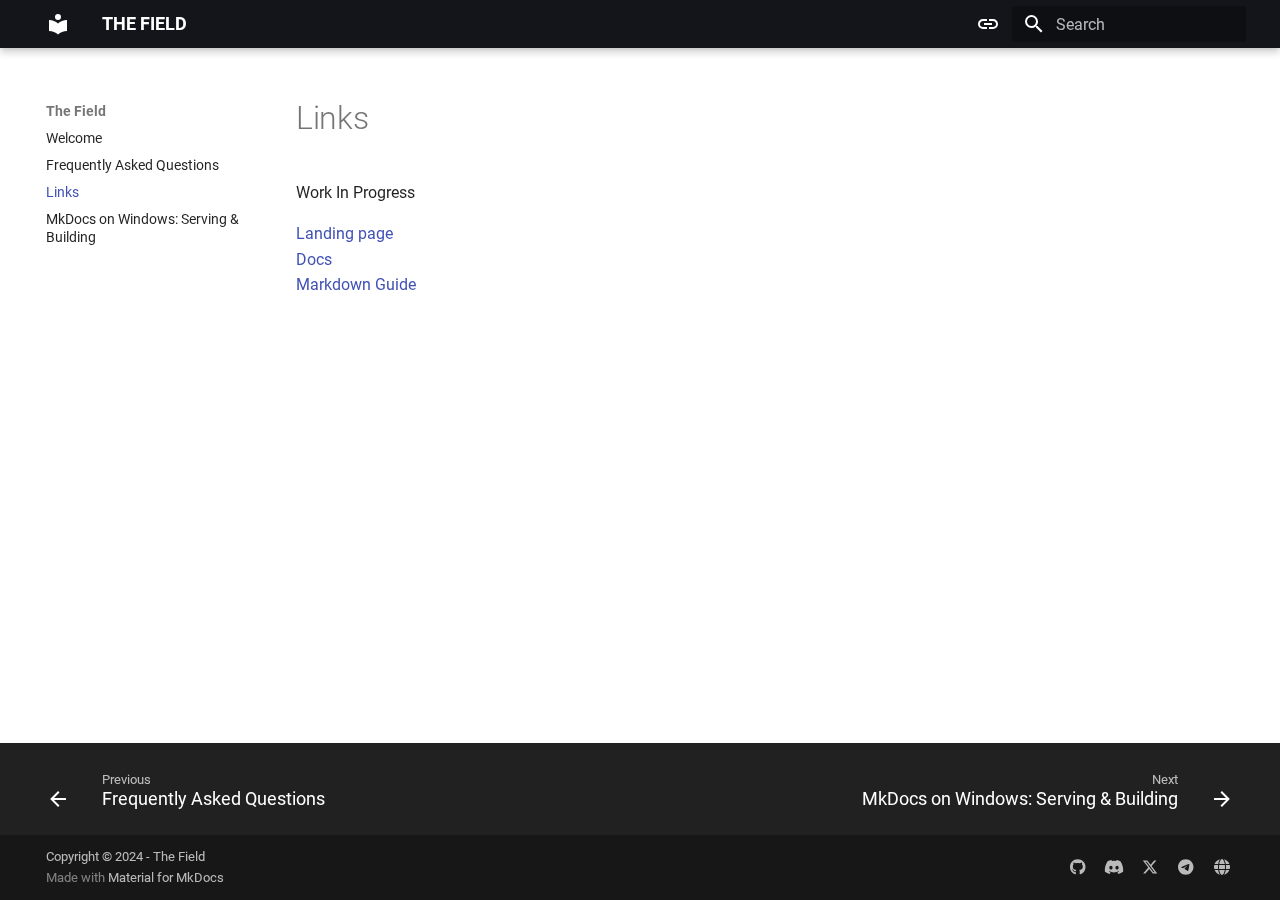
<file: mkdocs/site/links/index.html>
<!doctype html>
<html lang="en" class="no-js">
  <head>
    
      <meta charset="utf-8">
      <meta name="viewport" content="width=device-width,initial-scale=1">
      
      
      
      
        <link rel="prev" href="../frequently-asked-questions/">
      
      
        <link rel="next" href="../mkdocs-install/">
      
      
      <link rel="icon" href="../assets/images/favicon.png">
      <meta name="generator" content="mkdocs-1.5.3, mkdocs-material-9.5.17">
    
    
      
        <title>Links - The Field</title>
      
    
    
      <link rel="stylesheet" href="../assets/stylesheets/main.bcfcd587.min.css">
      
        
        <link rel="stylesheet" href="../assets/stylesheets/palette.06af60db.min.css">
      
      


    
    
      
    
    
      
    
    
      <link rel="stylesheet" href="../css/extra.css">
    
    <script>__md_scope=new URL("..",location),__md_hash=e=>[...e].reduce((e,_)=>(e<<5)-e+_.charCodeAt(0),0),__md_get=(e,_=localStorage,t=__md_scope)=>JSON.parse(_.getItem(t.pathname+"."+e)),__md_set=(e,_,t=localStorage,a=__md_scope)=>{try{t.setItem(a.pathname+"."+e,JSON.stringify(_))}catch(e){}}</script>
    
      

    
    
    
  </head>
  
  
    
    
      
    
    
    
    
    <body dir="ltr" data-md-color-scheme="default" data-md-color-primary="black" data-md-color-accent="black">
  
    
    <input class="md-toggle" data-md-toggle="drawer" type="checkbox" id="__drawer" autocomplete="off">
    <input class="md-toggle" data-md-toggle="search" type="checkbox" id="__search" autocomplete="off">
    <label class="md-overlay" for="__drawer"></label>
    <div data-md-component="skip">
      
        
        <a href="#links" class="md-skip">
          Skip to content
        </a>
      
    </div>
    <div data-md-component="announce">
      
    </div>
    
    
      

  

<header class="md-header md-header--shadow" data-md-component="header">
  <nav class="md-header__inner md-grid" aria-label="Header">
    <a href=".." title="The Field" class="md-header__button md-logo" aria-label="The Field" data-md-component="logo">
      
  
  <svg xmlns="http://www.w3.org/2000/svg" viewBox="0 0 24 24"><path d="M12 8a3 3 0 0 0 3-3 3 3 0 0 0-3-3 3 3 0 0 0-3 3 3 3 0 0 0 3 3m0 3.54C9.64 9.35 6.5 8 3 8v11c3.5 0 6.64 1.35 9 3.54 2.36-2.19 5.5-3.54 9-3.54V8c-3.5 0-6.64 1.35-9 3.54Z"/></svg>

    </a>
    <label class="md-header__button md-icon" for="__drawer">
      
      <svg xmlns="http://www.w3.org/2000/svg" viewBox="0 0 24 24"><path d="M3 6h18v2H3V6m0 5h18v2H3v-2m0 5h18v2H3v-2Z"/></svg>
    </label>
    <div class="md-header__title" data-md-component="header-title">
      <div class="md-header__ellipsis">
        <div class="md-header__topic">
          <span class="md-ellipsis">
            The Field
          </span>
        </div>
        <div class="md-header__topic" data-md-component="header-topic">
          <span class="md-ellipsis">
            
              Links
            
          </span>
        </div>
      </div>
    </div>
    
      
        <form class="md-header__option" data-md-component="palette">
  
    
    
    
    <input class="md-option" data-md-color-media="(prefers-color-scheme)" data-md-color-scheme="default" data-md-color-primary="black" data-md-color-accent="black"  aria-label="Switch to light mode"  type="radio" name="__palette" id="__palette_0">
    
      <label class="md-header__button md-icon" title="Switch to light mode" for="__palette_1" hidden>
        <svg xmlns="http://www.w3.org/2000/svg" viewBox="0 0 24 24"><path d="M3.9 12c0-1.71 1.39-3.1 3.1-3.1h4V7H7a5 5 0 0 0-5 5 5 5 0 0 0 5 5h4v-1.9H7c-1.71 0-3.1-1.39-3.1-3.1M8 13h8v-2H8v2m9-6h-4v1.9h4c1.71 0 3.1 1.39 3.1 3.1 0 1.71-1.39 3.1-3.1 3.1h-4V17h4a5 5 0 0 0 5-5 5 5 0 0 0-5-5Z"/></svg>
      </label>
    
  
    
    
    
    <input class="md-option" data-md-color-media="(prefers-color-scheme: light)" data-md-color-scheme="default" data-md-color-primary="black" data-md-color-accent="black"  aria-label="Switch to dark mode"  type="radio" name="__palette" id="__palette_1">
    
      <label class="md-header__button md-icon" title="Switch to dark mode" for="__palette_2" hidden>
        <svg xmlns="http://www.w3.org/2000/svg" viewBox="0 0 24 24"><path d="M17 7H7a5 5 0 0 0-5 5 5 5 0 0 0 5 5h10a5 5 0 0 0 5-5 5 5 0 0 0-5-5m0 8a3 3 0 0 1-3-3 3 3 0 0 1 3-3 3 3 0 0 1 3 3 3 3 0 0 1-3 3Z"/></svg>
      </label>
    
  
    
    
    
    <input class="md-option" data-md-color-media="(prefers-color-scheme: dark)" data-md-color-scheme="slate" data-md-color-primary="black" data-md-color-accent="black"  aria-label="Switch to system preference"  type="radio" name="__palette" id="__palette_2">
    
      <label class="md-header__button md-icon" title="Switch to system preference" for="__palette_0" hidden>
        <svg xmlns="http://www.w3.org/2000/svg" viewBox="0 0 24 24"><path d="M17 6H7c-3.31 0-6 2.69-6 6s2.69 6 6 6h10c3.31 0 6-2.69 6-6s-2.69-6-6-6zm0 10H7c-2.21 0-4-1.79-4-4s1.79-4 4-4h10c2.21 0 4 1.79 4 4s-1.79 4-4 4zM7 9c-1.66 0-3 1.34-3 3s1.34 3 3 3 3-1.34 3-3-1.34-3-3-3z"/></svg>
      </label>
    
  
</form>
      
    
    
      <script>var media,input,key,value,palette=__md_get("__palette");if(palette&&palette.color){"(prefers-color-scheme)"===palette.color.media&&(media=matchMedia("(prefers-color-scheme: light)"),input=document.querySelector(media.matches?"[data-md-color-media='(prefers-color-scheme: light)']":"[data-md-color-media='(prefers-color-scheme: dark)']"),palette.color.media=input.getAttribute("data-md-color-media"),palette.color.scheme=input.getAttribute("data-md-color-scheme"),palette.color.primary=input.getAttribute("data-md-color-primary"),palette.color.accent=input.getAttribute("data-md-color-accent"));for([key,value]of Object.entries(palette.color))document.body.setAttribute("data-md-color-"+key,value)}</script>
    
    
    
      <label class="md-header__button md-icon" for="__search">
        
        <svg xmlns="http://www.w3.org/2000/svg" viewBox="0 0 24 24"><path d="M9.5 3A6.5 6.5 0 0 1 16 9.5c0 1.61-.59 3.09-1.56 4.23l.27.27h.79l5 5-1.5 1.5-5-5v-.79l-.27-.27A6.516 6.516 0 0 1 9.5 16 6.5 6.5 0 0 1 3 9.5 6.5 6.5 0 0 1 9.5 3m0 2C7 5 5 7 5 9.5S7 14 9.5 14 14 12 14 9.5 12 5 9.5 5Z"/></svg>
      </label>
      <div class="md-search" data-md-component="search" role="dialog">
  <label class="md-search__overlay" for="__search"></label>
  <div class="md-search__inner" role="search">
    <form class="md-search__form" name="search">
      <input type="text" class="md-search__input" name="query" aria-label="Search" placeholder="Search" autocapitalize="off" autocorrect="off" autocomplete="off" spellcheck="false" data-md-component="search-query" required>
      <label class="md-search__icon md-icon" for="__search">
        
        <svg xmlns="http://www.w3.org/2000/svg" viewBox="0 0 24 24"><path d="M9.5 3A6.5 6.5 0 0 1 16 9.5c0 1.61-.59 3.09-1.56 4.23l.27.27h.79l5 5-1.5 1.5-5-5v-.79l-.27-.27A6.516 6.516 0 0 1 9.5 16 6.5 6.5 0 0 1 3 9.5 6.5 6.5 0 0 1 9.5 3m0 2C7 5 5 7 5 9.5S7 14 9.5 14 14 12 14 9.5 12 5 9.5 5Z"/></svg>
        
        <svg xmlns="http://www.w3.org/2000/svg" viewBox="0 0 24 24"><path d="M20 11v2H8l5.5 5.5-1.42 1.42L4.16 12l7.92-7.92L13.5 5.5 8 11h12Z"/></svg>
      </label>
      <nav class="md-search__options" aria-label="Search">
        
          <a href="javascript:void(0)" class="md-search__icon md-icon" title="Share" aria-label="Share" data-clipboard data-clipboard-text="" data-md-component="search-share" tabindex="-1">
            
            <svg xmlns="http://www.w3.org/2000/svg" viewBox="0 0 24 24"><path d="M18 16.08c-.76 0-1.44.3-1.96.77L8.91 12.7c.05-.23.09-.46.09-.7 0-.24-.04-.47-.09-.7l7.05-4.11c.54.5 1.25.81 2.04.81a3 3 0 0 0 3-3 3 3 0 0 0-3-3 3 3 0 0 0-3 3c0 .24.04.47.09.7L8.04 9.81C7.5 9.31 6.79 9 6 9a3 3 0 0 0-3 3 3 3 0 0 0 3 3c.79 0 1.5-.31 2.04-.81l7.12 4.15c-.05.21-.08.43-.08.66 0 1.61 1.31 2.91 2.92 2.91 1.61 0 2.92-1.3 2.92-2.91A2.92 2.92 0 0 0 18 16.08Z"/></svg>
          </a>
        
        <button type="reset" class="md-search__icon md-icon" title="Clear" aria-label="Clear" tabindex="-1">
          
          <svg xmlns="http://www.w3.org/2000/svg" viewBox="0 0 24 24"><path d="M19 6.41 17.59 5 12 10.59 6.41 5 5 6.41 10.59 12 5 17.59 6.41 19 12 13.41 17.59 19 19 17.59 13.41 12 19 6.41Z"/></svg>
        </button>
      </nav>
      
        <div class="md-search__suggest" data-md-component="search-suggest"></div>
      
    </form>
    <div class="md-search__output">
      <div class="md-search__scrollwrap" data-md-scrollfix>
        <div class="md-search-result" data-md-component="search-result">
          <div class="md-search-result__meta">
            Initializing search
          </div>
          <ol class="md-search-result__list" role="presentation"></ol>
        </div>
      </div>
    </div>
  </div>
</div>
    
    
  </nav>
  
</header>
    
    <div class="md-container" data-md-component="container">
      
      
        
          
        
      
      <main class="md-main" data-md-component="main">
        <div class="md-main__inner md-grid">
          
            
              
              <div class="md-sidebar md-sidebar--primary" data-md-component="sidebar" data-md-type="navigation" >
                <div class="md-sidebar__scrollwrap">
                  <div class="md-sidebar__inner">
                    



<nav class="md-nav md-nav--primary" aria-label="Navigation" data-md-level="0">
  <label class="md-nav__title" for="__drawer">
    <a href=".." title="The Field" class="md-nav__button md-logo" aria-label="The Field" data-md-component="logo">
      
  
  <svg xmlns="http://www.w3.org/2000/svg" viewBox="0 0 24 24"><path d="M12 8a3 3 0 0 0 3-3 3 3 0 0 0-3-3 3 3 0 0 0-3 3 3 3 0 0 0 3 3m0 3.54C9.64 9.35 6.5 8 3 8v11c3.5 0 6.64 1.35 9 3.54 2.36-2.19 5.5-3.54 9-3.54V8c-3.5 0-6.64 1.35-9 3.54Z"/></svg>

    </a>
    The Field
  </label>
  
  <ul class="md-nav__list" data-md-scrollfix>
    
      
      
  
  
  
  
    <li class="md-nav__item">
      <a href=".." class="md-nav__link">
        
  
  <span class="md-ellipsis">
    Welcome
  </span>
  

      </a>
    </li>
  

    
      
      
  
  
  
  
    <li class="md-nav__item">
      <a href="../frequently-asked-questions/" class="md-nav__link">
        
  
  <span class="md-ellipsis">
    Frequently Asked Questions
  </span>
  

      </a>
    </li>
  

    
      
      
  
  
    
  
  
  
    <li class="md-nav__item md-nav__item--active">
      
      <input class="md-nav__toggle md-toggle" type="checkbox" id="__toc">
      
      
        
      
      
      <a href="./" class="md-nav__link md-nav__link--active">
        
  
  <span class="md-ellipsis">
    Links
  </span>
  

      </a>
      
    </li>
  

    
      
      
  
  
  
  
    <li class="md-nav__item">
      <a href="../mkdocs-install/" class="md-nav__link">
        
  
  <span class="md-ellipsis">
    MkDocs on Windows: Serving & Building
  </span>
  

      </a>
    </li>
  

    
  </ul>
</nav>
                  </div>
                </div>
              </div>
            
            
              
              <div class="md-sidebar md-sidebar--secondary" data-md-component="sidebar" data-md-type="toc" >
                <div class="md-sidebar__scrollwrap">
                  <div class="md-sidebar__inner">
                    

<nav class="md-nav md-nav--secondary" aria-label="Table of contents">
  
  
  
    
  
  
</nav>
                  </div>
                </div>
              </div>
            
          
          
            <div class="md-content" data-md-component="content">
              <article class="md-content__inner md-typeset">
                
                  


<h1 id="links">Links</h1>
<p>Work In Progress</p>
<p><a href="https://the-field.pages.dev/">Landing page</a><br />
<a href="https://docs-the-field.pages.dev/">Docs</a><br />
<a href="https://www.markdownguide.org">Markdown Guide</a></p>












                
              </article>
            </div>
          
          
  <script>var tabs=__md_get("__tabs");if(Array.isArray(tabs))e:for(var set of document.querySelectorAll(".tabbed-set")){var tab,labels=set.querySelector(".tabbed-labels");for(tab of tabs)for(var label of labels.getElementsByTagName("label"))if(label.innerText.trim()===tab){var input=document.getElementById(label.htmlFor);input.checked=!0;continue e}}</script>

<script>var target=document.getElementById(location.hash.slice(1));target&&target.name&&(target.checked=target.name.startsWith("__tabbed_"))</script>
        </div>
        
          <button type="button" class="md-top md-icon" data-md-component="top" hidden>
  
  <svg xmlns="http://www.w3.org/2000/svg" viewBox="0 0 24 24"><path d="M13 20h-2V8l-5.5 5.5-1.42-1.42L12 4.16l7.92 7.92-1.42 1.42L13 8v12Z"/></svg>
  Back to top
</button>
        
      </main>
      
        <footer class="md-footer">
  
    
      
      <nav class="md-footer__inner md-grid" aria-label="Footer" >
        
          
          <a href="../frequently-asked-questions/" class="md-footer__link md-footer__link--prev" aria-label="Previous: Frequently Asked Questions">
            <div class="md-footer__button md-icon">
              
              <svg xmlns="http://www.w3.org/2000/svg" viewBox="0 0 24 24"><path d="M20 11v2H8l5.5 5.5-1.42 1.42L4.16 12l7.92-7.92L13.5 5.5 8 11h12Z"/></svg>
            </div>
            <div class="md-footer__title">
              <span class="md-footer__direction">
                Previous
              </span>
              <div class="md-ellipsis">
                Frequently Asked Questions
              </div>
            </div>
          </a>
        
        
          
          <a href="../mkdocs-install/" class="md-footer__link md-footer__link--next" aria-label="Next: MkDocs on Windows: Serving &amp; Building">
            <div class="md-footer__title">
              <span class="md-footer__direction">
                Next
              </span>
              <div class="md-ellipsis">
                MkDocs on Windows: Serving & Building
              </div>
            </div>
            <div class="md-footer__button md-icon">
              
              <svg xmlns="http://www.w3.org/2000/svg" viewBox="0 0 24 24"><path d="M4 11v2h12l-5.5 5.5 1.42 1.42L19.84 12l-7.92-7.92L10.5 5.5 16 11H4Z"/></svg>
            </div>
          </a>
        
      </nav>
    
  
  <div class="md-footer-meta md-typeset">
    <div class="md-footer-meta__inner md-grid">
      <div class="md-copyright">
  
    <div class="md-copyright__highlight">
      Copyright &copy; 2024 - The Field
    </div>
  
  
    Made with
    <a href="https://squidfunk.github.io/mkdocs-material/" target="_blank" rel="noopener">
      Material for MkDocs
    </a>
  
</div>
      
        <div class="md-social">
  
    
    
    
    
      
      
    
    <a href="https://github.com/the-field-erg" target="_blank" rel="noopener" title="github.com" class="md-social__link">
      <svg xmlns="http://www.w3.org/2000/svg" viewBox="0 0 496 512"><!--! Font Awesome Free 6.5.1 by @fontawesome - https://fontawesome.com License - https://fontawesome.com/license/free (Icons: CC BY 4.0, Fonts: SIL OFL 1.1, Code: MIT License) Copyright 2023 Fonticons, Inc.--><path d="M165.9 397.4c0 2-2.3 3.6-5.2 3.6-3.3.3-5.6-1.3-5.6-3.6 0-2 2.3-3.6 5.2-3.6 3-.3 5.6 1.3 5.6 3.6zm-31.1-4.5c-.7 2 1.3 4.3 4.3 4.9 2.6 1 5.6 0 6.2-2s-1.3-4.3-4.3-5.2c-2.6-.7-5.5.3-6.2 2.3zm44.2-1.7c-2.9.7-4.9 2.6-4.6 4.9.3 2 2.9 3.3 5.9 2.6 2.9-.7 4.9-2.6 4.6-4.6-.3-1.9-3-3.2-5.9-2.9zM244.8 8C106.1 8 0 113.3 0 252c0 110.9 69.8 205.8 169.5 239.2 12.8 2.3 17.3-5.6 17.3-12.1 0-6.2-.3-40.4-.3-61.4 0 0-70 15-84.7-29.8 0 0-11.4-29.1-27.8-36.6 0 0-22.9-15.7 1.6-15.4 0 0 24.9 2 38.6 25.8 21.9 38.6 58.6 27.5 72.9 20.9 2.3-16 8.8-27.1 16-33.7-55.9-6.2-112.3-14.3-112.3-110.5 0-27.5 7.6-41.3 23.6-58.9-2.6-6.5-11.1-33.3 2.6-67.9 20.9-6.5 69 27 69 27 20-5.6 41.5-8.5 62.8-8.5s42.8 2.9 62.8 8.5c0 0 48.1-33.6 69-27 13.7 34.7 5.2 61.4 2.6 67.9 16 17.7 25.8 31.5 25.8 58.9 0 96.5-58.9 104.2-114.8 110.5 9.2 7.9 17 22.9 17 46.4 0 33.7-.3 75.4-.3 83.6 0 6.5 4.6 14.4 17.3 12.1C428.2 457.8 496 362.9 496 252 496 113.3 383.5 8 244.8 8zM97.2 352.9c-1.3 1-1 3.3.7 5.2 1.6 1.6 3.9 2.3 5.2 1 1.3-1 1-3.3-.7-5.2-1.6-1.6-3.9-2.3-5.2-1zm-10.8-8.1c-.7 1.3.3 2.9 2.3 3.9 1.6 1 3.6.7 4.3-.7.7-1.3-.3-2.9-2.3-3.9-2-.6-3.6-.3-4.3.7zm32.4 35.6c-1.6 1.3-1 4.3 1.3 6.2 2.3 2.3 5.2 2.6 6.5 1 1.3-1.3.7-4.3-1.3-6.2-2.2-2.3-5.2-2.6-6.5-1zm-11.4-14.7c-1.6 1-1.6 3.6 0 5.9 1.6 2.3 4.3 3.3 5.6 2.3 1.6-1.3 1.6-3.9 0-6.2-1.4-2.3-4-3.3-5.6-2z"/></svg>
    </a>
  
    
    
    
    
      
      
    
    <a href="https://discord.com" target="_blank" rel="noopener" title="discord.com" class="md-social__link">
      <svg xmlns="http://www.w3.org/2000/svg" viewBox="0 0 640 512"><!--! Font Awesome Free 6.5.1 by @fontawesome - https://fontawesome.com License - https://fontawesome.com/license/free (Icons: CC BY 4.0, Fonts: SIL OFL 1.1, Code: MIT License) Copyright 2023 Fonticons, Inc.--><path d="M524.531 69.836a1.5 1.5 0 0 0-.764-.7A485.065 485.065 0 0 0 404.081 32.03a1.816 1.816 0 0 0-1.923.91 337.461 337.461 0 0 0-14.9 30.6 447.848 447.848 0 0 0-134.426 0 309.541 309.541 0 0 0-15.135-30.6 1.89 1.89 0 0 0-1.924-.91 483.689 483.689 0 0 0-119.688 37.107 1.712 1.712 0 0 0-.788.676C39.068 183.651 18.186 294.69 28.43 404.354a2.016 2.016 0 0 0 .765 1.375 487.666 487.666 0 0 0 146.825 74.189 1.9 1.9 0 0 0 2.063-.676A348.2 348.2 0 0 0 208.12 430.4a1.86 1.86 0 0 0-1.019-2.588 321.173 321.173 0 0 1-45.868-21.853 1.885 1.885 0 0 1-.185-3.126 251.047 251.047 0 0 0 9.109-7.137 1.819 1.819 0 0 1 1.9-.256c96.229 43.917 200.41 43.917 295.5 0a1.812 1.812 0 0 1 1.924.233 234.533 234.533 0 0 0 9.132 7.16 1.884 1.884 0 0 1-.162 3.126 301.407 301.407 0 0 1-45.89 21.83 1.875 1.875 0 0 0-1 2.611 391.055 391.055 0 0 0 30.014 48.815 1.864 1.864 0 0 0 2.063.7A486.048 486.048 0 0 0 610.7 405.729a1.882 1.882 0 0 0 .765-1.352c12.264-126.783-20.532-236.912-86.934-334.541ZM222.491 337.58c-28.972 0-52.844-26.587-52.844-59.239s23.409-59.241 52.844-59.241c29.665 0 53.306 26.82 52.843 59.239 0 32.654-23.41 59.241-52.843 59.241Zm195.38 0c-28.971 0-52.843-26.587-52.843-59.239s23.409-59.241 52.843-59.241c29.667 0 53.307 26.82 52.844 59.239 0 32.654-23.177 59.241-52.844 59.241Z"/></svg>
    </a>
  
    
    
    
    
      
      
    
    <a href="https://x.com" target="_blank" rel="noopener" title="x.com" class="md-social__link">
      <svg xmlns="http://www.w3.org/2000/svg" viewBox="0 0 512 512"><!--! Font Awesome Free 6.5.1 by @fontawesome - https://fontawesome.com License - https://fontawesome.com/license/free (Icons: CC BY 4.0, Fonts: SIL OFL 1.1, Code: MIT License) Copyright 2023 Fonticons, Inc.--><path d="M389.2 48h70.6L305.6 224.2 487 464H345L233.7 318.6 106.5 464H35.8l164.9-188.5L26.8 48h145.6l100.5 132.9L389.2 48zm-24.8 373.8h39.1L151.1 88h-42l255.3 333.8z"/></svg>
    </a>
  
    
    
    
    
      
      
    
    <a href="https://telegram.com" target="_blank" rel="noopener" title="telegram.com" class="md-social__link">
      <svg xmlns="http://www.w3.org/2000/svg" viewBox="0 0 496 512"><!--! Font Awesome Free 6.5.1 by @fontawesome - https://fontawesome.com License - https://fontawesome.com/license/free (Icons: CC BY 4.0, Fonts: SIL OFL 1.1, Code: MIT License) Copyright 2023 Fonticons, Inc.--><path d="M248 8C111.033 8 0 119.033 0 256s111.033 248 248 248 248-111.033 248-248S384.967 8 248 8Zm114.952 168.66c-3.732 39.215-19.881 134.378-28.1 178.3-3.476 18.584-10.322 24.816-16.948 25.425-14.4 1.326-25.338-9.517-39.287-18.661-21.827-14.308-34.158-23.215-55.346-37.177-24.485-16.135-8.612-25 5.342-39.5 3.652-3.793 67.107-61.51 68.335-66.746.153-.655.3-3.1-1.154-4.384s-3.59-.849-5.135-.5q-3.283.746-104.608 69.142-14.845 10.194-26.894 9.934c-8.855-.191-25.888-5.006-38.551-9.123-15.531-5.048-27.875-7.717-26.8-16.291q.84-6.7 18.45-13.7 108.446-47.248 144.628-62.3c68.872-28.647 83.183-33.623 92.511-33.789 2.052-.034 6.639.474 9.61 2.885a10.452 10.452 0 0 1 3.53 6.716 43.765 43.765 0 0 1 .417 9.769Z"/></svg>
    </a>
  
    
    
    
    
      
      
    
    <a href="https://the-field.pages.dev" target="_blank" rel="noopener" title="the-field.pages.dev" class="md-social__link">
      <svg xmlns="http://www.w3.org/2000/svg" viewBox="0 0 512 512"><!--! Font Awesome Free 6.5.1 by @fontawesome - https://fontawesome.com License - https://fontawesome.com/license/free (Icons: CC BY 4.0, Fonts: SIL OFL 1.1, Code: MIT License) Copyright 2023 Fonticons, Inc.--><path d="M352 256c0 22.2-1.2 43.6-3.3 64H163.3c-2.2-20.4-3.3-41.8-3.3-64s1.2-43.6 3.3-64h185.4c2.2 20.4 3.3 41.8 3.3 64zm28.8-64h123.1c5.3 20.5 8.1 41.9 8.1 64s-2.8 43.5-8.1 64H380.8c2.1-20.6 3.2-42 3.2-64s-1.1-43.4-3.2-64zm112.6-32H376.7c-10-63.9-29.8-117.4-55.3-151.6 78.3 20.7 142 77.5 171.9 151.6zm-149.1 0H167.7c6.1-36.4 15.5-68.6 27-94.7 10.5-23.6 22.2-40.7 33.5-51.5C239.4 3.2 248.7 0 256 0s16.6 3.2 27.8 13.8c11.3 10.8 23 27.9 33.5 51.5 11.6 26 20.9 58.2 27 94.7zm-209 0H18.6c30-74.1 93.6-130.9 172-151.6-25.5 34.2-45.3 87.7-55.3 151.6zM8.1 192h123.1c-2.1 20.6-3.2 42-3.2 64s1.1 43.4 3.2 64H8.1C2.8 299.5 0 278.1 0 256s2.8-43.5 8.1-64zm186.6 254.6c-11.6-26-20.9-58.2-27-94.6h176.6c-6.1 36.4-15.5 68.6-27 94.6-10.5 23.6-22.2 40.7-33.5 51.5-11.2 10.7-20.5 13.9-27.8 13.9s-16.6-3.2-27.8-13.8c-11.3-10.8-23-27.9-33.5-51.5zM135.3 352c10 63.9 29.8 117.4 55.3 151.6-78.4-20.7-142-77.5-172-151.6h116.7zm358.1 0c-30 74.1-93.6 130.9-171.9 151.6 25.5-34.2 45.2-87.7 55.3-151.6h116.6z"/></svg>
    </a>
  
</div>
      
    </div>
  </div>
</footer>
      
    </div>
    <div class="md-dialog" data-md-component="dialog">
      <div class="md-dialog__inner md-typeset"></div>
    </div>
    
      <div class="md-progress" data-md-component="progress" role="progressbar"></div>
    
    
    <script id="__config" type="application/json">{"base": "..", "features": ["content.code.annotate", "content.code.copy", "content.tabs.link", "announce.dismiss", "header.autohide", "navigation.indexes", "navigation.top", "navigation.instant", "navigation.instant.prefetch", "navigation.instant.progress", "navigation.tracking", "navigation.footer", "search.suggest", "search.highlight", "search.share"], "search": "../assets/javascripts/workers/search.b8dbb3d2.min.js", "translations": {"clipboard.copied": "Copied to clipboard", "clipboard.copy": "Copy to clipboard", "search.result.more.one": "1 more on this page", "search.result.more.other": "# more on this page", "search.result.none": "No matching documents", "search.result.one": "1 matching document", "search.result.other": "# matching documents", "search.result.placeholder": "Type to start searching", "search.result.term.missing": "Missing", "select.version": "Select version"}}</script>
    
    
      <script src="../assets/javascripts/bundle.1e8ae164.min.js"></script>
      
        <script src="../assets/external/unpkg.com/mermaid@10.7.0/dist/mermaid.min.js"></script>
      
    
  </body>
</html>
</file>
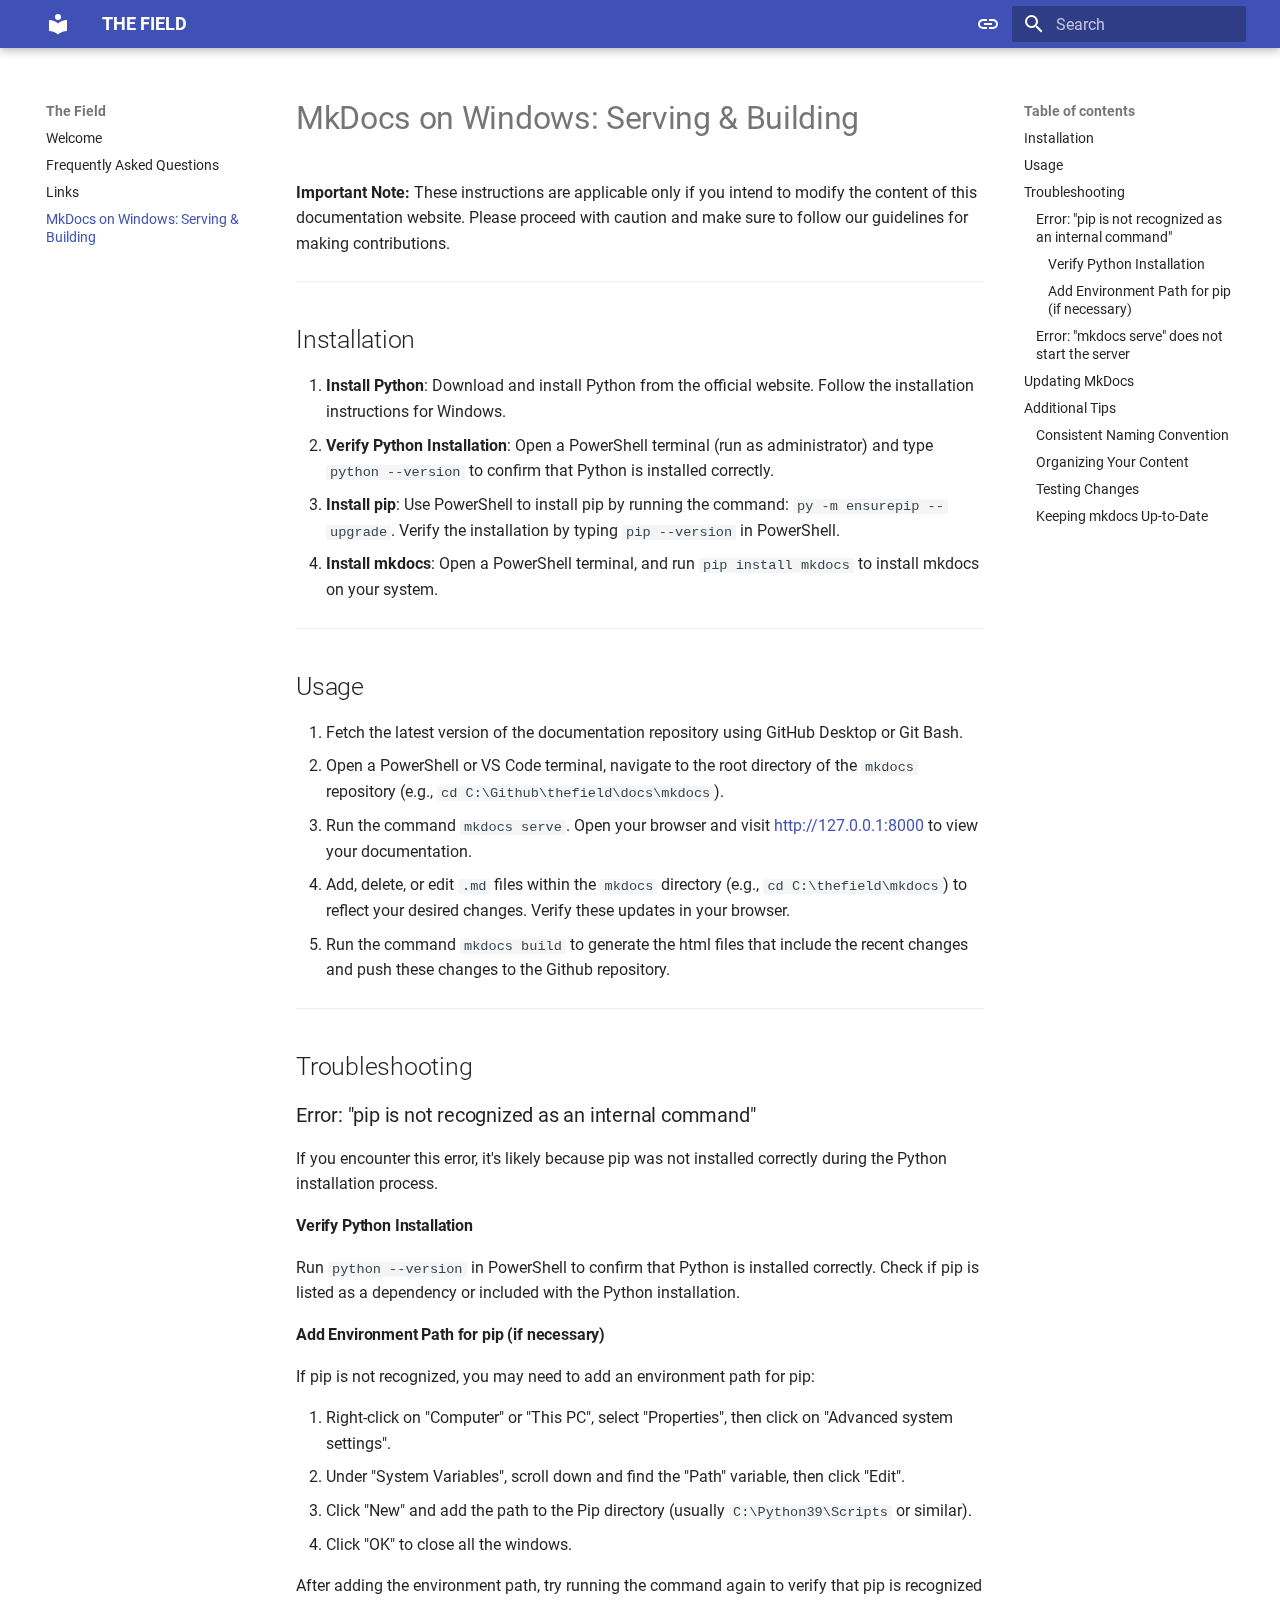
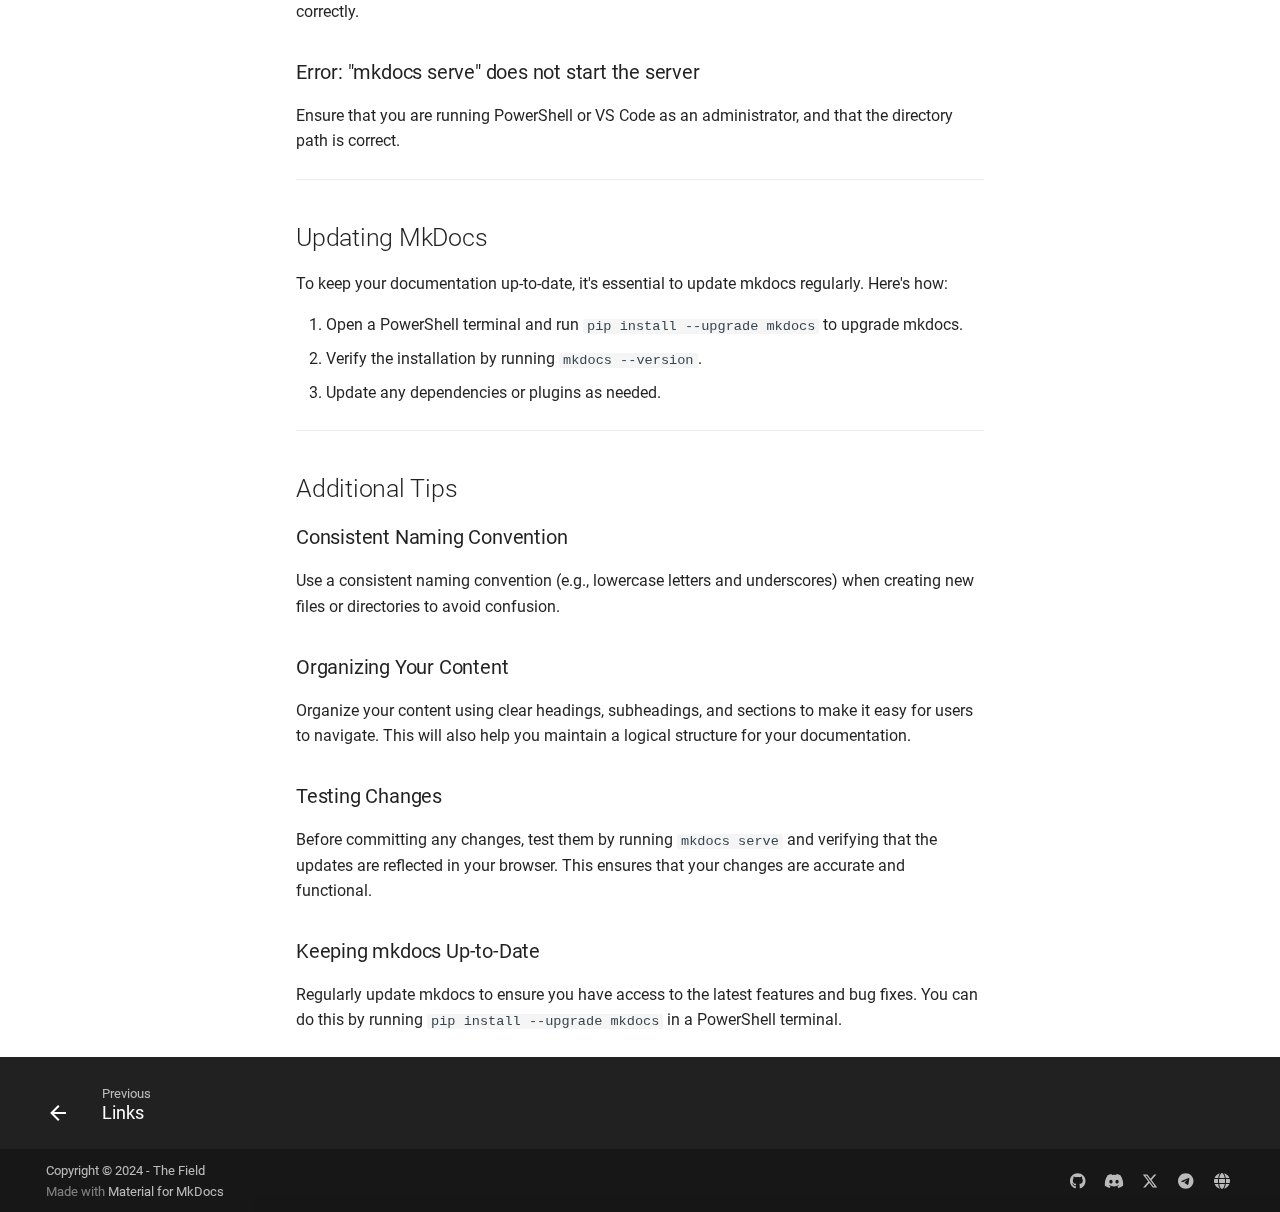
<file: mkdocs/site/mkdocs-install/index.html>
<!doctype html>
<html lang="en" class="no-js">
  <head>
    
      <meta charset="utf-8">
      <meta name="viewport" content="width=device-width,initial-scale=1">
      
      
      
      
        <link rel="prev" href="../links/">
      
      
      
      <link rel="icon" href="../assets/images/favicon.png">
      <meta name="generator" content="mkdocs-1.5.3, mkdocs-material-9.5.17">
    
    
      
        <title>MkDocs on Windows: Serving & Building - The Field</title>
      
    
    
      <link rel="stylesheet" href="../assets/stylesheets/main.bcfcd587.min.css">
      
        
        <link rel="stylesheet" href="../assets/stylesheets/palette.06af60db.min.css">
      
      


    
    
      
    
    
      
    
    
      <link rel="stylesheet" href="../css/extra.css">
    
    <script>__md_scope=new URL("..",location),__md_hash=e=>[...e].reduce((e,_)=>(e<<5)-e+_.charCodeAt(0),0),__md_get=(e,_=localStorage,t=__md_scope)=>JSON.parse(_.getItem(t.pathname+"."+e)),__md_set=(e,_,t=localStorage,a=__md_scope)=>{try{t.setItem(a.pathname+"."+e,JSON.stringify(_))}catch(e){}}</script>
    
      

    
    
    
  </head>
  
  
    
    
      
    
    
    
    
    <body dir="ltr" data-md-color-scheme="default" data-md-color-primary="black" data-md-color-accent="black">
  
    
    <input class="md-toggle" data-md-toggle="drawer" type="checkbox" id="__drawer" autocomplete="off">
    <input class="md-toggle" data-md-toggle="search" type="checkbox" id="__search" autocomplete="off">
    <label class="md-overlay" for="__drawer"></label>
    <div data-md-component="skip">
      
        
        <a href="#mkdocs-on-windows-serving-building" class="md-skip">
          Skip to content
        </a>
      
    </div>
    <div data-md-component="announce">
      
    </div>
    
    
      

  

<header class="md-header md-header--shadow" data-md-component="header">
  <nav class="md-header__inner md-grid" aria-label="Header">
    <a href=".." title="The Field" class="md-header__button md-logo" aria-label="The Field" data-md-component="logo">
      
  
  <svg xmlns="http://www.w3.org/2000/svg" viewBox="0 0 24 24"><path d="M12 8a3 3 0 0 0 3-3 3 3 0 0 0-3-3 3 3 0 0 0-3 3 3 3 0 0 0 3 3m0 3.54C9.64 9.35 6.5 8 3 8v11c3.5 0 6.64 1.35 9 3.54 2.36-2.19 5.5-3.54 9-3.54V8c-3.5 0-6.64 1.35-9 3.54Z"/></svg>

    </a>
    <label class="md-header__button md-icon" for="__drawer">
      
      <svg xmlns="http://www.w3.org/2000/svg" viewBox="0 0 24 24"><path d="M3 6h18v2H3V6m0 5h18v2H3v-2m0 5h18v2H3v-2Z"/></svg>
    </label>
    <div class="md-header__title" data-md-component="header-title">
      <div class="md-header__ellipsis">
        <div class="md-header__topic">
          <span class="md-ellipsis">
            The Field
          </span>
        </div>
        <div class="md-header__topic" data-md-component="header-topic">
          <span class="md-ellipsis">
            
              MkDocs on Windows: Serving & Building
            
          </span>
        </div>
      </div>
    </div>
    
      
        <form class="md-header__option" data-md-component="palette">
  
    
    
    
    <input class="md-option" data-md-color-media="(prefers-color-scheme)" data-md-color-scheme="default" data-md-color-primary="black" data-md-color-accent="black"  aria-label="Switch to light mode"  type="radio" name="__palette" id="__palette_0">
    
      <label class="md-header__button md-icon" title="Switch to light mode" for="__palette_1" hidden>
        <svg xmlns="http://www.w3.org/2000/svg" viewBox="0 0 24 24"><path d="M3.9 12c0-1.71 1.39-3.1 3.1-3.1h4V7H7a5 5 0 0 0-5 5 5 5 0 0 0 5 5h4v-1.9H7c-1.71 0-3.1-1.39-3.1-3.1M8 13h8v-2H8v2m9-6h-4v1.9h4c1.71 0 3.1 1.39 3.1 3.1 0 1.71-1.39 3.1-3.1 3.1h-4V17h4a5 5 0 0 0 5-5 5 5 0 0 0-5-5Z"/></svg>
      </label>
    
  
    
    
    
    <input class="md-option" data-md-color-media="(prefers-color-scheme: light)" data-md-color-scheme="default" data-md-color-primary="black" data-md-color-accent="black"  aria-label="Switch to dark mode"  type="radio" name="__palette" id="__palette_1">
    
      <label class="md-header__button md-icon" title="Switch to dark mode" for="__palette_2" hidden>
        <svg xmlns="http://www.w3.org/2000/svg" viewBox="0 0 24 24"><path d="M17 7H7a5 5 0 0 0-5 5 5 5 0 0 0 5 5h10a5 5 0 0 0 5-5 5 5 0 0 0-5-5m0 8a3 3 0 0 1-3-3 3 3 0 0 1 3-3 3 3 0 0 1 3 3 3 3 0 0 1-3 3Z"/></svg>
      </label>
    
  
    
    
    
    <input class="md-option" data-md-color-media="(prefers-color-scheme: dark)" data-md-color-scheme="slate" data-md-color-primary="black" data-md-color-accent="black"  aria-label="Switch to system preference"  type="radio" name="__palette" id="__palette_2">
    
      <label class="md-header__button md-icon" title="Switch to system preference" for="__palette_0" hidden>
        <svg xmlns="http://www.w3.org/2000/svg" viewBox="0 0 24 24"><path d="M17 6H7c-3.31 0-6 2.69-6 6s2.69 6 6 6h10c3.31 0 6-2.69 6-6s-2.69-6-6-6zm0 10H7c-2.21 0-4-1.79-4-4s1.79-4 4-4h10c2.21 0 4 1.79 4 4s-1.79 4-4 4zM7 9c-1.66 0-3 1.34-3 3s1.34 3 3 3 3-1.34 3-3-1.34-3-3-3z"/></svg>
      </label>
    
  
</form>
      
    
    
      <script>var media,input,key,value,palette=__md_get("__palette");if(palette&&palette.color){"(prefers-color-scheme)"===palette.color.media&&(media=matchMedia("(prefers-color-scheme: light)"),input=document.querySelector(media.matches?"[data-md-color-media='(prefers-color-scheme: light)']":"[data-md-color-media='(prefers-color-scheme: dark)']"),palette.color.media=input.getAttribute("data-md-color-media"),palette.color.scheme=input.getAttribute("data-md-color-scheme"),palette.color.primary=input.getAttribute("data-md-color-primary"),palette.color.accent=input.getAttribute("data-md-color-accent"));for([key,value]of Object.entries(palette.color))document.body.setAttribute("data-md-color-"+key,value)}</script>
    
    
    
      <label class="md-header__button md-icon" for="__search">
        
        <svg xmlns="http://www.w3.org/2000/svg" viewBox="0 0 24 24"><path d="M9.5 3A6.5 6.5 0 0 1 16 9.5c0 1.61-.59 3.09-1.56 4.23l.27.27h.79l5 5-1.5 1.5-5-5v-.79l-.27-.27A6.516 6.516 0 0 1 9.5 16 6.5 6.5 0 0 1 3 9.5 6.5 6.5 0 0 1 9.5 3m0 2C7 5 5 7 5 9.5S7 14 9.5 14 14 12 14 9.5 12 5 9.5 5Z"/></svg>
      </label>
      <div class="md-search" data-md-component="search" role="dialog">
  <label class="md-search__overlay" for="__search"></label>
  <div class="md-search__inner" role="search">
    <form class="md-search__form" name="search">
      <input type="text" class="md-search__input" name="query" aria-label="Search" placeholder="Search" autocapitalize="off" autocorrect="off" autocomplete="off" spellcheck="false" data-md-component="search-query" required>
      <label class="md-search__icon md-icon" for="__search">
        
        <svg xmlns="http://www.w3.org/2000/svg" viewBox="0 0 24 24"><path d="M9.5 3A6.5 6.5 0 0 1 16 9.5c0 1.61-.59 3.09-1.56 4.23l.27.27h.79l5 5-1.5 1.5-5-5v-.79l-.27-.27A6.516 6.516 0 0 1 9.5 16 6.5 6.5 0 0 1 3 9.5 6.5 6.5 0 0 1 9.5 3m0 2C7 5 5 7 5 9.5S7 14 9.5 14 14 12 14 9.5 12 5 9.5 5Z"/></svg>
        
        <svg xmlns="http://www.w3.org/2000/svg" viewBox="0 0 24 24"><path d="M20 11v2H8l5.5 5.5-1.42 1.42L4.16 12l7.92-7.92L13.5 5.5 8 11h12Z"/></svg>
      </label>
      <nav class="md-search__options" aria-label="Search">
        
          <a href="javascript:void(0)" class="md-search__icon md-icon" title="Share" aria-label="Share" data-clipboard data-clipboard-text="" data-md-component="search-share" tabindex="-1">
            
            <svg xmlns="http://www.w3.org/2000/svg" viewBox="0 0 24 24"><path d="M18 16.08c-.76 0-1.44.3-1.96.77L8.91 12.7c.05-.23.09-.46.09-.7 0-.24-.04-.47-.09-.7l7.05-4.11c.54.5 1.25.81 2.04.81a3 3 0 0 0 3-3 3 3 0 0 0-3-3 3 3 0 0 0-3 3c0 .24.04.47.09.7L8.04 9.81C7.5 9.31 6.79 9 6 9a3 3 0 0 0-3 3 3 3 0 0 0 3 3c.79 0 1.5-.31 2.04-.81l7.12 4.15c-.05.21-.08.43-.08.66 0 1.61 1.31 2.91 2.92 2.91 1.61 0 2.92-1.3 2.92-2.91A2.92 2.92 0 0 0 18 16.08Z"/></svg>
          </a>
        
        <button type="reset" class="md-search__icon md-icon" title="Clear" aria-label="Clear" tabindex="-1">
          
          <svg xmlns="http://www.w3.org/2000/svg" viewBox="0 0 24 24"><path d="M19 6.41 17.59 5 12 10.59 6.41 5 5 6.41 10.59 12 5 17.59 6.41 19 12 13.41 17.59 19 19 17.59 13.41 12 19 6.41Z"/></svg>
        </button>
      </nav>
      
        <div class="md-search__suggest" data-md-component="search-suggest"></div>
      
    </form>
    <div class="md-search__output">
      <div class="md-search__scrollwrap" data-md-scrollfix>
        <div class="md-search-result" data-md-component="search-result">
          <div class="md-search-result__meta">
            Initializing search
          </div>
          <ol class="md-search-result__list" role="presentation"></ol>
        </div>
      </div>
    </div>
  </div>
</div>
    
    
  </nav>
  
</header>
    
    <div class="md-container" data-md-component="container">
      
      
        
          
        
      
      <main class="md-main" data-md-component="main">
        <div class="md-main__inner md-grid">
          
            
              
              <div class="md-sidebar md-sidebar--primary" data-md-component="sidebar" data-md-type="navigation" >
                <div class="md-sidebar__scrollwrap">
                  <div class="md-sidebar__inner">
                    



<nav class="md-nav md-nav--primary" aria-label="Navigation" data-md-level="0">
  <label class="md-nav__title" for="__drawer">
    <a href=".." title="The Field" class="md-nav__button md-logo" aria-label="The Field" data-md-component="logo">
      
  
  <svg xmlns="http://www.w3.org/2000/svg" viewBox="0 0 24 24"><path d="M12 8a3 3 0 0 0 3-3 3 3 0 0 0-3-3 3 3 0 0 0-3 3 3 3 0 0 0 3 3m0 3.54C9.64 9.35 6.5 8 3 8v11c3.5 0 6.64 1.35 9 3.54 2.36-2.19 5.5-3.54 9-3.54V8c-3.5 0-6.64 1.35-9 3.54Z"/></svg>

    </a>
    The Field
  </label>
  
  <ul class="md-nav__list" data-md-scrollfix>
    
      
      
  
  
  
  
    <li class="md-nav__item">
      <a href=".." class="md-nav__link">
        
  
  <span class="md-ellipsis">
    Welcome
  </span>
  

      </a>
    </li>
  

    
      
      
  
  
  
  
    <li class="md-nav__item">
      <a href="../frequently-asked-questions/" class="md-nav__link">
        
  
  <span class="md-ellipsis">
    Frequently Asked Questions
  </span>
  

      </a>
    </li>
  

    
      
      
  
  
  
  
    <li class="md-nav__item">
      <a href="../links/" class="md-nav__link">
        
  
  <span class="md-ellipsis">
    Links
  </span>
  

      </a>
    </li>
  

    
      
      
  
  
    
  
  
  
    <li class="md-nav__item md-nav__item--active">
      
      <input class="md-nav__toggle md-toggle" type="checkbox" id="__toc">
      
      
        
      
      
        <label class="md-nav__link md-nav__link--active" for="__toc">
          
  
  <span class="md-ellipsis">
    MkDocs on Windows: Serving & Building
  </span>
  

          <span class="md-nav__icon md-icon"></span>
        </label>
      
      <a href="./" class="md-nav__link md-nav__link--active">
        
  
  <span class="md-ellipsis">
    MkDocs on Windows: Serving & Building
  </span>
  

      </a>
      
        

<nav class="md-nav md-nav--secondary" aria-label="Table of contents">
  
  
  
    
  
  
    <label class="md-nav__title" for="__toc">
      <span class="md-nav__icon md-icon"></span>
      Table of contents
    </label>
    <ul class="md-nav__list" data-md-component="toc" data-md-scrollfix>
      
        <li class="md-nav__item">
  <a href="#installation" class="md-nav__link">
    <span class="md-ellipsis">
      Installation
    </span>
  </a>
  
</li>
      
        <li class="md-nav__item">
  <a href="#usage" class="md-nav__link">
    <span class="md-ellipsis">
      Usage
    </span>
  </a>
  
</li>
      
        <li class="md-nav__item">
  <a href="#troubleshooting" class="md-nav__link">
    <span class="md-ellipsis">
      Troubleshooting
    </span>
  </a>
  
    <nav class="md-nav" aria-label="Troubleshooting">
      <ul class="md-nav__list">
        
          <li class="md-nav__item">
  <a href="#error-pip-is-not-recognized-as-an-internal-command" class="md-nav__link">
    <span class="md-ellipsis">
      Error: "pip is not recognized as an internal command"
    </span>
  </a>
  
    <nav class="md-nav" aria-label="Error: "pip is not recognized as an internal command"">
      <ul class="md-nav__list">
        
          <li class="md-nav__item">
  <a href="#verify-python-installation" class="md-nav__link">
    <span class="md-ellipsis">
      Verify Python Installation
    </span>
  </a>
  
</li>
        
          <li class="md-nav__item">
  <a href="#add-environment-path-for-pip-if-necessary" class="md-nav__link">
    <span class="md-ellipsis">
      Add Environment Path for pip (if necessary)
    </span>
  </a>
  
</li>
        
      </ul>
    </nav>
  
</li>
        
          <li class="md-nav__item">
  <a href="#error-mkdocs-serve-does-not-start-the-server" class="md-nav__link">
    <span class="md-ellipsis">
      Error: "mkdocs serve" does not start the server
    </span>
  </a>
  
</li>
        
      </ul>
    </nav>
  
</li>
      
        <li class="md-nav__item">
  <a href="#updating-mkdocs" class="md-nav__link">
    <span class="md-ellipsis">
      Updating MkDocs
    </span>
  </a>
  
</li>
      
        <li class="md-nav__item">
  <a href="#additional-tips" class="md-nav__link">
    <span class="md-ellipsis">
      Additional Tips
    </span>
  </a>
  
    <nav class="md-nav" aria-label="Additional Tips">
      <ul class="md-nav__list">
        
          <li class="md-nav__item">
  <a href="#consistent-naming-convention" class="md-nav__link">
    <span class="md-ellipsis">
      Consistent Naming Convention
    </span>
  </a>
  
</li>
        
          <li class="md-nav__item">
  <a href="#organizing-your-content" class="md-nav__link">
    <span class="md-ellipsis">
      Organizing Your Content
    </span>
  </a>
  
</li>
        
          <li class="md-nav__item">
  <a href="#testing-changes" class="md-nav__link">
    <span class="md-ellipsis">
      Testing Changes
    </span>
  </a>
  
</li>
        
          <li class="md-nav__item">
  <a href="#keeping-mkdocs-up-to-date" class="md-nav__link">
    <span class="md-ellipsis">
      Keeping mkdocs Up-to-Date
    </span>
  </a>
  
</li>
        
      </ul>
    </nav>
  
</li>
      
    </ul>
  
</nav>
      
    </li>
  

    
  </ul>
</nav>
                  </div>
                </div>
              </div>
            
            
              
              <div class="md-sidebar md-sidebar--secondary" data-md-component="sidebar" data-md-type="toc" >
                <div class="md-sidebar__scrollwrap">
                  <div class="md-sidebar__inner">
                    

<nav class="md-nav md-nav--secondary" aria-label="Table of contents">
  
  
  
    
  
  
    <label class="md-nav__title" for="__toc">
      <span class="md-nav__icon md-icon"></span>
      Table of contents
    </label>
    <ul class="md-nav__list" data-md-component="toc" data-md-scrollfix>
      
        <li class="md-nav__item">
  <a href="#installation" class="md-nav__link">
    <span class="md-ellipsis">
      Installation
    </span>
  </a>
  
</li>
      
        <li class="md-nav__item">
  <a href="#usage" class="md-nav__link">
    <span class="md-ellipsis">
      Usage
    </span>
  </a>
  
</li>
      
        <li class="md-nav__item">
  <a href="#troubleshooting" class="md-nav__link">
    <span class="md-ellipsis">
      Troubleshooting
    </span>
  </a>
  
    <nav class="md-nav" aria-label="Troubleshooting">
      <ul class="md-nav__list">
        
          <li class="md-nav__item">
  <a href="#error-pip-is-not-recognized-as-an-internal-command" class="md-nav__link">
    <span class="md-ellipsis">
      Error: "pip is not recognized as an internal command"
    </span>
  </a>
  
    <nav class="md-nav" aria-label="Error: "pip is not recognized as an internal command"">
      <ul class="md-nav__list">
        
          <li class="md-nav__item">
  <a href="#verify-python-installation" class="md-nav__link">
    <span class="md-ellipsis">
      Verify Python Installation
    </span>
  </a>
  
</li>
        
          <li class="md-nav__item">
  <a href="#add-environment-path-for-pip-if-necessary" class="md-nav__link">
    <span class="md-ellipsis">
      Add Environment Path for pip (if necessary)
    </span>
  </a>
  
</li>
        
      </ul>
    </nav>
  
</li>
        
          <li class="md-nav__item">
  <a href="#error-mkdocs-serve-does-not-start-the-server" class="md-nav__link">
    <span class="md-ellipsis">
      Error: "mkdocs serve" does not start the server
    </span>
  </a>
  
</li>
        
      </ul>
    </nav>
  
</li>
      
        <li class="md-nav__item">
  <a href="#updating-mkdocs" class="md-nav__link">
    <span class="md-ellipsis">
      Updating MkDocs
    </span>
  </a>
  
</li>
      
        <li class="md-nav__item">
  <a href="#additional-tips" class="md-nav__link">
    <span class="md-ellipsis">
      Additional Tips
    </span>
  </a>
  
    <nav class="md-nav" aria-label="Additional Tips">
      <ul class="md-nav__list">
        
          <li class="md-nav__item">
  <a href="#consistent-naming-convention" class="md-nav__link">
    <span class="md-ellipsis">
      Consistent Naming Convention
    </span>
  </a>
  
</li>
        
          <li class="md-nav__item">
  <a href="#organizing-your-content" class="md-nav__link">
    <span class="md-ellipsis">
      Organizing Your Content
    </span>
  </a>
  
</li>
        
          <li class="md-nav__item">
  <a href="#testing-changes" class="md-nav__link">
    <span class="md-ellipsis">
      Testing Changes
    </span>
  </a>
  
</li>
        
          <li class="md-nav__item">
  <a href="#keeping-mkdocs-up-to-date" class="md-nav__link">
    <span class="md-ellipsis">
      Keeping mkdocs Up-to-Date
    </span>
  </a>
  
</li>
        
      </ul>
    </nav>
  
</li>
      
    </ul>
  
</nav>
                  </div>
                </div>
              </div>
            
          
          
            <div class="md-content" data-md-component="content">
              <article class="md-content__inner md-typeset">
                
                  


<h1 id="mkdocs-on-windows-serving-building"><strong>MkDocs on Windows: Serving &amp; Building</strong></h1>
<p><strong>Important Note:</strong> These instructions are applicable only if you intend to modify the content of this documentation website. Please proceed with caution and make sure to follow our guidelines for making contributions.</p>
<hr />
<h2 id="installation">Installation</h2>
<ol>
<li><strong>Install Python</strong>: Download and install Python from the official website. Follow the installation instructions for Windows.</li>
<li><strong>Verify Python Installation</strong>: Open a PowerShell terminal (run as administrator) and type <code>python --version</code> to confirm that Python is installed correctly.</li>
<li><strong>Install pip</strong>: Use PowerShell to install pip by running the command: <code>py -m ensurepip --upgrade</code>. Verify the installation by typing <code>pip --version</code> in PowerShell.</li>
<li><strong>Install mkdocs</strong>: Open a PowerShell terminal, and run <code>pip install mkdocs</code> to install mkdocs on your system.</li>
</ol>
<hr />
<h2 id="usage">Usage</h2>
<ol>
<li>Fetch the latest version of the documentation repository using GitHub Desktop or Git Bash.</li>
<li>Open a PowerShell or VS Code terminal, navigate to the root directory of the <code>mkdocs</code> repository (e.g., <code>cd C:\Github\thefield\docs\mkdocs</code>).</li>
<li>Run the command <code>mkdocs serve</code>. Open your browser and visit <a href="http://127.0.0.1:8000">http://127.0.0.1:8000</a> to view your documentation.</li>
<li>Add, delete, or edit <code>.md</code> files within the <code>mkdocs</code> directory (e.g., <code>cd C:\thefield\mkdocs</code>) to reflect your desired changes. Verify these updates in your browser.</li>
<li>Run the command <code>mkdocs build</code> to generate the html files that include the recent changes and push these changes to the Github repository.</li>
</ol>
<hr />
<h2 id="troubleshooting">Troubleshooting</h2>
<h3 id="error-pip-is-not-recognized-as-an-internal-command">Error: "pip is not recognized as an internal command"</h3>
<p>If you encounter this error, it's likely because pip was not installed correctly during the Python installation process.</p>
<h4 id="verify-python-installation">Verify Python Installation</h4>
<p>Run <code>python --version</code> in PowerShell to confirm that Python is installed correctly. Check if pip is listed as a dependency or included with the Python installation.</p>
<h4 id="add-environment-path-for-pip-if-necessary">Add Environment Path for pip (if necessary)</h4>
<p>If pip is not recognized, you may need to add an environment path for pip:</p>
<ol>
<li>Right-click on "Computer" or "This PC", select "Properties", then click on "Advanced system settings".</li>
<li>Under "System Variables", scroll down and find the "Path" variable, then click "Edit".</li>
<li>Click "New" and add the path to the Pip directory (usually <code>C:\Python39\Scripts</code> or similar).</li>
<li>Click "OK" to close all the windows.</li>
</ol>
<p>After adding the environment path, try running the command again to verify that pip is recognized correctly.</p>
<h3 id="error-mkdocs-serve-does-not-start-the-server">Error: "mkdocs serve" does not start the server</h3>
<p>Ensure that you are running PowerShell or VS Code as an administrator, and that the directory path is correct.</p>
<hr />
<h2 id="updating-mkdocs">Updating MkDocs</h2>
<p>To keep your documentation up-to-date, it's essential to update mkdocs regularly. Here's how:</p>
<ol>
<li>Open a PowerShell terminal and run <code>pip install --upgrade mkdocs</code> to upgrade mkdocs.</li>
<li>Verify the installation by running <code>mkdocs --version</code>.</li>
<li>Update any dependencies or plugins as needed.</li>
</ol>
<hr />
<h2 id="additional-tips">Additional Tips</h2>
<h3 id="consistent-naming-convention">Consistent Naming Convention</h3>
<p>Use a consistent naming convention (e.g., lowercase letters and underscores) when creating new files or directories to avoid confusion.</p>
<h3 id="organizing-your-content">Organizing Your Content</h3>
<p>Organize your content using clear headings, subheadings, and sections to make it easy for users to navigate. This will also help you maintain a logical structure for your documentation.</p>
<h3 id="testing-changes">Testing Changes</h3>
<p>Before committing any changes, test them by running <code>mkdocs serve</code> and verifying that the updates are reflected in your browser. This ensures that your changes are accurate and functional.</p>
<h3 id="keeping-mkdocs-up-to-date">Keeping mkdocs Up-to-Date</h3>
<p>Regularly update mkdocs to ensure you have access to the latest features and bug fixes. You can do this by running <code>pip install --upgrade mkdocs</code> in a PowerShell terminal.</p>












                
              </article>
            </div>
          
          
  <script>var tabs=__md_get("__tabs");if(Array.isArray(tabs))e:for(var set of document.querySelectorAll(".tabbed-set")){var tab,labels=set.querySelector(".tabbed-labels");for(tab of tabs)for(var label of labels.getElementsByTagName("label"))if(label.innerText.trim()===tab){var input=document.getElementById(label.htmlFor);input.checked=!0;continue e}}</script>

<script>var target=document.getElementById(location.hash.slice(1));target&&target.name&&(target.checked=target.name.startsWith("__tabbed_"))</script>
        </div>
        
          <button type="button" class="md-top md-icon" data-md-component="top" hidden>
  
  <svg xmlns="http://www.w3.org/2000/svg" viewBox="0 0 24 24"><path d="M13 20h-2V8l-5.5 5.5-1.42-1.42L12 4.16l7.92 7.92-1.42 1.42L13 8v12Z"/></svg>
  Back to top
</button>
        
      </main>
      
        <footer class="md-footer">
  
    
      
      <nav class="md-footer__inner md-grid" aria-label="Footer" >
        
          
          <a href="../links/" class="md-footer__link md-footer__link--prev" aria-label="Previous: Links">
            <div class="md-footer__button md-icon">
              
              <svg xmlns="http://www.w3.org/2000/svg" viewBox="0 0 24 24"><path d="M20 11v2H8l5.5 5.5-1.42 1.42L4.16 12l7.92-7.92L13.5 5.5 8 11h12Z"/></svg>
            </div>
            <div class="md-footer__title">
              <span class="md-footer__direction">
                Previous
              </span>
              <div class="md-ellipsis">
                Links
              </div>
            </div>
          </a>
        
        
      </nav>
    
  
  <div class="md-footer-meta md-typeset">
    <div class="md-footer-meta__inner md-grid">
      <div class="md-copyright">
  
    <div class="md-copyright__highlight">
      Copyright &copy; 2024 - The Field
    </div>
  
  
    Made with
    <a href="https://squidfunk.github.io/mkdocs-material/" target="_blank" rel="noopener">
      Material for MkDocs
    </a>
  
</div>
      
        <div class="md-social">
  
    
    
    
    
      
      
    
    <a href="https://github.com/the-field-erg" target="_blank" rel="noopener" title="github.com" class="md-social__link">
      <svg xmlns="http://www.w3.org/2000/svg" viewBox="0 0 496 512"><!--! Font Awesome Free 6.5.1 by @fontawesome - https://fontawesome.com License - https://fontawesome.com/license/free (Icons: CC BY 4.0, Fonts: SIL OFL 1.1, Code: MIT License) Copyright 2023 Fonticons, Inc.--><path d="M165.9 397.4c0 2-2.3 3.6-5.2 3.6-3.3.3-5.6-1.3-5.6-3.6 0-2 2.3-3.6 5.2-3.6 3-.3 5.6 1.3 5.6 3.6zm-31.1-4.5c-.7 2 1.3 4.3 4.3 4.9 2.6 1 5.6 0 6.2-2s-1.3-4.3-4.3-5.2c-2.6-.7-5.5.3-6.2 2.3zm44.2-1.7c-2.9.7-4.9 2.6-4.6 4.9.3 2 2.9 3.3 5.9 2.6 2.9-.7 4.9-2.6 4.6-4.6-.3-1.9-3-3.2-5.9-2.9zM244.8 8C106.1 8 0 113.3 0 252c0 110.9 69.8 205.8 169.5 239.2 12.8 2.3 17.3-5.6 17.3-12.1 0-6.2-.3-40.4-.3-61.4 0 0-70 15-84.7-29.8 0 0-11.4-29.1-27.8-36.6 0 0-22.9-15.7 1.6-15.4 0 0 24.9 2 38.6 25.8 21.9 38.6 58.6 27.5 72.9 20.9 2.3-16 8.8-27.1 16-33.7-55.9-6.2-112.3-14.3-112.3-110.5 0-27.5 7.6-41.3 23.6-58.9-2.6-6.5-11.1-33.3 2.6-67.9 20.9-6.5 69 27 69 27 20-5.6 41.5-8.5 62.8-8.5s42.8 2.9 62.8 8.5c0 0 48.1-33.6 69-27 13.7 34.7 5.2 61.4 2.6 67.9 16 17.7 25.8 31.5 25.8 58.9 0 96.5-58.9 104.2-114.8 110.5 9.2 7.9 17 22.9 17 46.4 0 33.7-.3 75.4-.3 83.6 0 6.5 4.6 14.4 17.3 12.1C428.2 457.8 496 362.9 496 252 496 113.3 383.5 8 244.8 8zM97.2 352.9c-1.3 1-1 3.3.7 5.2 1.6 1.6 3.9 2.3 5.2 1 1.3-1 1-3.3-.7-5.2-1.6-1.6-3.9-2.3-5.2-1zm-10.8-8.1c-.7 1.3.3 2.9 2.3 3.9 1.6 1 3.6.7 4.3-.7.7-1.3-.3-2.9-2.3-3.9-2-.6-3.6-.3-4.3.7zm32.4 35.6c-1.6 1.3-1 4.3 1.3 6.2 2.3 2.3 5.2 2.6 6.5 1 1.3-1.3.7-4.3-1.3-6.2-2.2-2.3-5.2-2.6-6.5-1zm-11.4-14.7c-1.6 1-1.6 3.6 0 5.9 1.6 2.3 4.3 3.3 5.6 2.3 1.6-1.3 1.6-3.9 0-6.2-1.4-2.3-4-3.3-5.6-2z"/></svg>
    </a>
  
    
    
    
    
      
      
    
    <a href="https://discord.com" target="_blank" rel="noopener" title="discord.com" class="md-social__link">
      <svg xmlns="http://www.w3.org/2000/svg" viewBox="0 0 640 512"><!--! Font Awesome Free 6.5.1 by @fontawesome - https://fontawesome.com License - https://fontawesome.com/license/free (Icons: CC BY 4.0, Fonts: SIL OFL 1.1, Code: MIT License) Copyright 2023 Fonticons, Inc.--><path d="M524.531 69.836a1.5 1.5 0 0 0-.764-.7A485.065 485.065 0 0 0 404.081 32.03a1.816 1.816 0 0 0-1.923.91 337.461 337.461 0 0 0-14.9 30.6 447.848 447.848 0 0 0-134.426 0 309.541 309.541 0 0 0-15.135-30.6 1.89 1.89 0 0 0-1.924-.91 483.689 483.689 0 0 0-119.688 37.107 1.712 1.712 0 0 0-.788.676C39.068 183.651 18.186 294.69 28.43 404.354a2.016 2.016 0 0 0 .765 1.375 487.666 487.666 0 0 0 146.825 74.189 1.9 1.9 0 0 0 2.063-.676A348.2 348.2 0 0 0 208.12 430.4a1.86 1.86 0 0 0-1.019-2.588 321.173 321.173 0 0 1-45.868-21.853 1.885 1.885 0 0 1-.185-3.126 251.047 251.047 0 0 0 9.109-7.137 1.819 1.819 0 0 1 1.9-.256c96.229 43.917 200.41 43.917 295.5 0a1.812 1.812 0 0 1 1.924.233 234.533 234.533 0 0 0 9.132 7.16 1.884 1.884 0 0 1-.162 3.126 301.407 301.407 0 0 1-45.89 21.83 1.875 1.875 0 0 0-1 2.611 391.055 391.055 0 0 0 30.014 48.815 1.864 1.864 0 0 0 2.063.7A486.048 486.048 0 0 0 610.7 405.729a1.882 1.882 0 0 0 .765-1.352c12.264-126.783-20.532-236.912-86.934-334.541ZM222.491 337.58c-28.972 0-52.844-26.587-52.844-59.239s23.409-59.241 52.844-59.241c29.665 0 53.306 26.82 52.843 59.239 0 32.654-23.41 59.241-52.843 59.241Zm195.38 0c-28.971 0-52.843-26.587-52.843-59.239s23.409-59.241 52.843-59.241c29.667 0 53.307 26.82 52.844 59.239 0 32.654-23.177 59.241-52.844 59.241Z"/></svg>
    </a>
  
    
    
    
    
      
      
    
    <a href="https://x.com" target="_blank" rel="noopener" title="x.com" class="md-social__link">
      <svg xmlns="http://www.w3.org/2000/svg" viewBox="0 0 512 512"><!--! Font Awesome Free 6.5.1 by @fontawesome - https://fontawesome.com License - https://fontawesome.com/license/free (Icons: CC BY 4.0, Fonts: SIL OFL 1.1, Code: MIT License) Copyright 2023 Fonticons, Inc.--><path d="M389.2 48h70.6L305.6 224.2 487 464H345L233.7 318.6 106.5 464H35.8l164.9-188.5L26.8 48h145.6l100.5 132.9L389.2 48zm-24.8 373.8h39.1L151.1 88h-42l255.3 333.8z"/></svg>
    </a>
  
    
    
    
    
      
      
    
    <a href="https://telegram.com" target="_blank" rel="noopener" title="telegram.com" class="md-social__link">
      <svg xmlns="http://www.w3.org/2000/svg" viewBox="0 0 496 512"><!--! Font Awesome Free 6.5.1 by @fontawesome - https://fontawesome.com License - https://fontawesome.com/license/free (Icons: CC BY 4.0, Fonts: SIL OFL 1.1, Code: MIT License) Copyright 2023 Fonticons, Inc.--><path d="M248 8C111.033 8 0 119.033 0 256s111.033 248 248 248 248-111.033 248-248S384.967 8 248 8Zm114.952 168.66c-3.732 39.215-19.881 134.378-28.1 178.3-3.476 18.584-10.322 24.816-16.948 25.425-14.4 1.326-25.338-9.517-39.287-18.661-21.827-14.308-34.158-23.215-55.346-37.177-24.485-16.135-8.612-25 5.342-39.5 3.652-3.793 67.107-61.51 68.335-66.746.153-.655.3-3.1-1.154-4.384s-3.59-.849-5.135-.5q-3.283.746-104.608 69.142-14.845 10.194-26.894 9.934c-8.855-.191-25.888-5.006-38.551-9.123-15.531-5.048-27.875-7.717-26.8-16.291q.84-6.7 18.45-13.7 108.446-47.248 144.628-62.3c68.872-28.647 83.183-33.623 92.511-33.789 2.052-.034 6.639.474 9.61 2.885a10.452 10.452 0 0 1 3.53 6.716 43.765 43.765 0 0 1 .417 9.769Z"/></svg>
    </a>
  
    
    
    
    
      
      
    
    <a href="https://the-field.pages.dev" target="_blank" rel="noopener" title="the-field.pages.dev" class="md-social__link">
      <svg xmlns="http://www.w3.org/2000/svg" viewBox="0 0 512 512"><!--! Font Awesome Free 6.5.1 by @fontawesome - https://fontawesome.com License - https://fontawesome.com/license/free (Icons: CC BY 4.0, Fonts: SIL OFL 1.1, Code: MIT License) Copyright 2023 Fonticons, Inc.--><path d="M352 256c0 22.2-1.2 43.6-3.3 64H163.3c-2.2-20.4-3.3-41.8-3.3-64s1.2-43.6 3.3-64h185.4c2.2 20.4 3.3 41.8 3.3 64zm28.8-64h123.1c5.3 20.5 8.1 41.9 8.1 64s-2.8 43.5-8.1 64H380.8c2.1-20.6 3.2-42 3.2-64s-1.1-43.4-3.2-64zm112.6-32H376.7c-10-63.9-29.8-117.4-55.3-151.6 78.3 20.7 142 77.5 171.9 151.6zm-149.1 0H167.7c6.1-36.4 15.5-68.6 27-94.7 10.5-23.6 22.2-40.7 33.5-51.5C239.4 3.2 248.7 0 256 0s16.6 3.2 27.8 13.8c11.3 10.8 23 27.9 33.5 51.5 11.6 26 20.9 58.2 27 94.7zm-209 0H18.6c30-74.1 93.6-130.9 172-151.6-25.5 34.2-45.3 87.7-55.3 151.6zM8.1 192h123.1c-2.1 20.6-3.2 42-3.2 64s1.1 43.4 3.2 64H8.1C2.8 299.5 0 278.1 0 256s2.8-43.5 8.1-64zm186.6 254.6c-11.6-26-20.9-58.2-27-94.6h176.6c-6.1 36.4-15.5 68.6-27 94.6-10.5 23.6-22.2 40.7-33.5 51.5-11.2 10.7-20.5 13.9-27.8 13.9s-16.6-3.2-27.8-13.8c-11.3-10.8-23-27.9-33.5-51.5zM135.3 352c10 63.9 29.8 117.4 55.3 151.6-78.4-20.7-142-77.5-172-151.6h116.7zm358.1 0c-30 74.1-93.6 130.9-171.9 151.6 25.5-34.2 45.2-87.7 55.3-151.6h116.6z"/></svg>
    </a>
  
</div>
      
    </div>
  </div>
</footer>
      
    </div>
    <div class="md-dialog" data-md-component="dialog">
      <div class="md-dialog__inner md-typeset"></div>
    </div>
    
      <div class="md-progress" data-md-component="progress" role="progressbar"></div>
    
    
    <script id="__config" type="application/json">{"base": "..", "features": ["content.code.annotate", "content.code.copy", "content.tabs.link", "announce.dismiss", "header.autohide", "navigation.indexes", "navigation.top", "navigation.instant", "navigation.instant.prefetch", "navigation.instant.progress", "navigation.tracking", "navigation.footer", "search.suggest", "search.highlight", "search.share"], "search": "../assets/javascripts/workers/search.b8dbb3d2.min.js", "translations": {"clipboard.copied": "Copied to clipboard", "clipboard.copy": "Copy to clipboard", "search.result.more.one": "1 more on this page", "search.result.more.other": "# more on this page", "search.result.none": "No matching documents", "search.result.one": "1 matching document", "search.result.other": "# matching documents", "search.result.placeholder": "Type to start searching", "search.result.term.missing": "Missing", "select.version": "Select version"}}</script>
    
    
      <script src="../assets/javascripts/bundle.1e8ae164.min.js"></script>
      
        <script src="../assets/external/unpkg.com/mermaid@10.7.0/dist/mermaid.min.js"></script>
      
    
  </body>
</html>
</file>
<file: mkdocs/site/css/extra.css>
/* ---------- Fonts ---------- */

/* Roboto */
@font-face {
  font-family: Roboto;
  src: url(../fonts/Roboto/Roboto-Thin.woff2);
  font-weight: 200;
  font-display: swap;
}
@font-face {
  font-family: Roboto;
  src: url(../fonts/Roboto/Roboto-ThinItalic.woff2);
  font-weight: 200;
  font-style: italic;
  font-display: swap;
}
@font-face {
  font-family: Roboto;
  src: url(../fonts/Roboto/Roboto-Light.woff2);
  font-weight: 300;
  font-display: swap;
}
@font-face {
  font-family: Roboto;
  src: url(../fonts/Roboto/Roboto-LightItalic.woff2);
  font-weight: 300;
  font-style: italic;
  font-display: swap;
}
@font-face {
  font-family: Roboto;
  src: url(../fonts/Roboto/Roboto-Regular.woff2);
  font-weight: 400;
  font-display: swap;
}
@font-face {
  font-family: Roboto;
  src: url(../fonts/Roboto/Roboto-Italic.woff2);
  font-weight: 400;
  font-style: italic;
  font-display: swap;
}
@font-face {
  font-family: Roboto;
  src: url(../fonts/Roboto/Roboto-Medium.woff2);
  font-weight: 500;
  font-display: swap;
}
@font-face {
  font-family: Roboto;
  src: url(../fonts/Roboto/Roboto-MediumItalic.woff2);
  font-weight: 500;
  font-style: italic;
  font-display: swap;
}
@font-face {
  font-family: Roboto;
  src: url(../fonts/Roboto/Roboto-Bold.woff2);
  font-weight: 700;
  font-display: swap;
}
@font-face {
  font-family: Roboto;
  src: url(../fonts/Roboto/Roboto-BoldItalic.woff2);
  font-weight: 700;
  font-style: italic;
  font-display: swap;
}
@font-face {
  font-family: Roboto;
  src: url(../fonts/Roboto/Roboto-Black.woff2);
  font-weight: 800;
  font-display: swap;
}
@font-face {
  font-family: Roboto;
  src: url(../fonts/Roboto/Roboto-BlackItalic.woff2);
  font-weight: 800;
  font-style: italic;
  font-display: swap;
}


:root {
  --md-text-font: "Roboto"; 
}

/* Uppercase Logo */
.md-header__topic .md-ellipsis {
  text-transform: uppercase;
}
</file>
<file: mkdocs/site/assets/stylesheets/main.bcfcd587.min.css>
@charset "UTF-8";html{-webkit-text-size-adjust:none;-moz-text-size-adjust:none;text-size-adjust:none;box-sizing:border-box}*,:after,:before{box-sizing:inherit}@media (prefers-reduced-motion){*,:after,:before{transition:none!important}}body{margin:0}a,button,input,label{-webkit-tap-highlight-color:transparent}a{color:inherit;text-decoration:none}hr{border:0;box-sizing:initial;display:block;height:.05rem;overflow:visible;padding:0}small{font-size:80%}sub,sup{line-height:1em}img{border-style:none}table{border-collapse:initial;border-spacing:0}td,th{font-weight:400;vertical-align:top}button{background:#0000;border:0;font-family:inherit;font-size:inherit;margin:0;padding:0}input{border:0;outline:none}:root{--md-primary-fg-color:#4051b5;--md-primary-fg-color--light:#5d6cc0;--md-primary-fg-color--dark:#303fa1;--md-primary-bg-color:#fff;--md-primary-bg-color--light:#ffffffb3;--md-accent-fg-color:#526cfe;--md-accent-fg-color--transparent:#526cfe1a;--md-accent-bg-color:#fff;--md-accent-bg-color--light:#ffffffb3}[data-md-color-scheme=default]{color-scheme:light}[data-md-color-scheme=default] img[src$="#gh-dark-mode-only"],[data-md-color-scheme=default] img[src$="#only-dark"]{display:none}:root,[data-md-color-scheme=default]{--md-hue:225deg;--md-default-fg-color:#000000de;--md-default-fg-color--light:#0000008a;--md-default-fg-color--lighter:#00000052;--md-default-fg-color--lightest:#00000012;--md-default-bg-color:#fff;--md-default-bg-color--light:#ffffffb3;--md-default-bg-color--lighter:#ffffff4d;--md-default-bg-color--lightest:#ffffff1f;--md-code-fg-color:#36464e;--md-code-bg-color:#f5f5f5;--md-code-hl-color:#4287ff;--md-code-hl-color--light:#4287ff1a;--md-code-hl-number-color:#d52a2a;--md-code-hl-special-color:#db1457;--md-code-hl-function-color:#a846b9;--md-code-hl-constant-color:#6e59d9;--md-code-hl-keyword-color:#3f6ec6;--md-code-hl-string-color:#1c7d4d;--md-code-hl-name-color:var(--md-code-fg-color);--md-code-hl-operator-color:var(--md-default-fg-color--light);--md-code-hl-punctuation-color:var(--md-default-fg-color--light);--md-code-hl-comment-color:var(--md-default-fg-color--light);--md-code-hl-generic-color:var(--md-default-fg-color--light);--md-code-hl-variable-color:var(--md-default-fg-color--light);--md-typeset-color:var(--md-default-fg-color);--md-typeset-a-color:var(--md-primary-fg-color);--md-typeset-del-color:#f5503d26;--md-typeset-ins-color:#0bd57026;--md-typeset-kbd-color:#fafafa;--md-typeset-kbd-accent-color:#fff;--md-typeset-kbd-border-color:#b8b8b8;--md-typeset-mark-color:#ffff0080;--md-typeset-table-color:#0000001f;--md-typeset-table-color--light:rgba(0,0,0,.035);--md-admonition-fg-color:var(--md-default-fg-color);--md-admonition-bg-color:var(--md-default-bg-color);--md-warning-fg-color:#000000de;--md-warning-bg-color:#ff9;--md-footer-fg-color:#fff;--md-footer-fg-color--light:#ffffffb3;--md-footer-fg-color--lighter:#ffffff73;--md-footer-bg-color:#000000de;--md-footer-bg-color--dark:#00000052;--md-shadow-z1:0 0.2rem 0.5rem #0000000d,0 0 0.05rem #0000001a;--md-shadow-z2:0 0.2rem 0.5rem #0000001a,0 0 0.05rem #00000040;--md-shadow-z3:0 0.2rem 0.5rem #0003,0 0 0.05rem #00000059}.md-icon svg{fill:currentcolor;display:block;height:1.2rem;width:1.2rem}body{-webkit-font-smoothing:antialiased;-moz-osx-font-smoothing:grayscale;--md-text-font-family:var(--md-text-font,_),-apple-system,BlinkMacSystemFont,Helvetica,Arial,sans-serif;--md-code-font-family:var(--md-code-font,_),SFMono-Regular,Consolas,Menlo,monospace}aside,body,input{font-feature-settings:"kern","liga";color:var(--md-typeset-color);font-family:var(--md-text-font-family)}code,kbd,pre{font-feature-settings:"kern";font-family:var(--md-code-font-family)}:root{--md-typeset-table-sort-icon:url('data:image/svg+xml;charset=utf-8,<svg xmlns="http://www.w3.org/2000/svg" viewBox="0 0 24 24"><path d="m18 21-4-4h3V7h-3l4-4 4 4h-3v10h3M2 19v-2h10v2M2 13v-2h7v2M2 7V5h4v2H2Z"/></svg>');--md-typeset-table-sort-icon--asc:url('data:image/svg+xml;charset=utf-8,<svg xmlns="http://www.w3.org/2000/svg" viewBox="0 0 24 24"><path d="M19 17h3l-4 4-4-4h3V3h2M2 17h10v2H2M6 5v2H2V5m0 6h7v2H2v-2Z"/></svg>');--md-typeset-table-sort-icon--desc:url('data:image/svg+xml;charset=utf-8,<svg xmlns="http://www.w3.org/2000/svg" viewBox="0 0 24 24"><path d="M19 7h3l-4-4-4 4h3v14h2M2 17h10v2H2M6 5v2H2V5m0 6h7v2H2v-2Z"/></svg>')}.md-typeset{-webkit-print-color-adjust:exact;color-adjust:exact;font-size:.8rem;line-height:1.6}@media print{.md-typeset{font-size:.68rem}}.md-typeset blockquote,.md-typeset dl,.md-typeset figure,.md-typeset ol,.md-typeset pre,.md-typeset ul{margin-bottom:1em;margin-top:1em}.md-typeset h1{color:var(--md-default-fg-color--light);font-size:2em;line-height:1.3;margin:0 0 1.25em}.md-typeset h1,.md-typeset h2{font-weight:300;letter-spacing:-.01em}.md-typeset h2{font-size:1.5625em;line-height:1.4;margin:1.6em 0 .64em}.md-typeset h3{font-size:1.25em;font-weight:400;letter-spacing:-.01em;line-height:1.5;margin:1.6em 0 .8em}.md-typeset h2+h3{margin-top:.8em}.md-typeset h4{font-weight:700;letter-spacing:-.01em;margin:1em 0}.md-typeset h5,.md-typeset h6{color:var(--md-default-fg-color--light);font-size:.8em;font-weight:700;letter-spacing:-.01em;margin:1.25em 0}.md-typeset h5{text-transform:uppercase}.md-typeset hr{border-bottom:.05rem solid var(--md-default-fg-color--lightest);display:flow-root;margin:1.5em 0}.md-typeset a{color:var(--md-typeset-a-color);word-break:break-word}.md-typeset a,.md-typeset a:before{transition:color 125ms}.md-typeset a:focus,.md-typeset a:hover{color:var(--md-accent-fg-color)}.md-typeset a:focus code,.md-typeset a:hover code{background-color:var(--md-accent-fg-color--transparent)}.md-typeset a code{color:currentcolor;transition:background-color 125ms}.md-typeset a.focus-visible{outline-color:var(--md-accent-fg-color);outline-offset:.2rem}.md-typeset code,.md-typeset kbd,.md-typeset pre{color:var(--md-code-fg-color);direction:ltr;font-variant-ligatures:none}@media print{.md-typeset code,.md-typeset kbd,.md-typeset pre{white-space:pre-wrap}}.md-typeset code{background-color:var(--md-code-bg-color);border-radius:.1rem;-webkit-box-decoration-break:clone;box-decoration-break:clone;font-size:.85em;padding:0 .2941176471em;word-break:break-word}.md-typeset code:not(.focus-visible){-webkit-tap-highlight-color:transparent;outline:none}.md-typeset pre{display:flow-root;line-height:1.4;position:relative}.md-typeset pre>code{-webkit-box-decoration-break:slice;box-decoration-break:slice;box-shadow:none;display:block;margin:0;outline-color:var(--md-accent-fg-color);overflow:auto;padding:.7720588235em 1.1764705882em;scrollbar-color:var(--md-default-fg-color--lighter) #0000;scrollbar-width:thin;touch-action:auto;word-break:normal}.md-typeset pre>code:hover{scrollbar-color:var(--md-accent-fg-color) #0000}.md-typeset pre>code::-webkit-scrollbar{height:.2rem;width:.2rem}.md-typeset pre>code::-webkit-scrollbar-thumb{background-color:var(--md-default-fg-color--lighter)}.md-typeset pre>code::-webkit-scrollbar-thumb:hover{background-color:var(--md-accent-fg-color)}.md-typeset kbd{background-color:var(--md-typeset-kbd-color);border-radius:.1rem;box-shadow:0 .1rem 0 .05rem var(--md-typeset-kbd-border-color),0 .1rem 0 var(--md-typeset-kbd-border-color),0 -.1rem .2rem var(--md-typeset-kbd-accent-color) inset;color:var(--md-default-fg-color);display:inline-block;font-size:.75em;padding:0 .6666666667em;vertical-align:text-top;word-break:break-word}.md-typeset mark{background-color:var(--md-typeset-mark-color);-webkit-box-decoration-break:clone;box-decoration-break:clone;color:inherit;word-break:break-word}.md-typeset abbr{border-bottom:.05rem dotted var(--md-default-fg-color--light);cursor:help;text-decoration:none}.md-typeset small{opacity:.75}[dir=ltr] .md-typeset sub,[dir=ltr] .md-typeset sup{margin-left:.078125em}[dir=rtl] .md-typeset sub,[dir=rtl] .md-typeset sup{margin-right:.078125em}[dir=ltr] .md-typeset blockquote{padding-left:.6rem}[dir=rtl] .md-typeset blockquote{padding-right:.6rem}[dir=ltr] .md-typeset blockquote{border-left:.2rem solid var(--md-default-fg-color--lighter)}[dir=rtl] .md-typeset blockquote{border-right:.2rem solid var(--md-default-fg-color--lighter)}.md-typeset blockquote{color:var(--md-default-fg-color--light);margin-left:0;margin-right:0}.md-typeset ul{list-style-type:disc}[dir=ltr] .md-typeset ol,[dir=ltr] .md-typeset ul{margin-left:.625em}[dir=rtl] .md-typeset ol,[dir=rtl] .md-typeset ul{margin-right:.625em}.md-typeset ol,.md-typeset ul{padding:0}.md-typeset ol:not([hidden]),.md-typeset ul:not([hidden]){display:flow-root}.md-typeset ol ol,.md-typeset ul ol{list-style-type:lower-alpha}.md-typeset ol ol ol,.md-typeset ul ol ol{list-style-type:lower-roman}[dir=ltr] .md-typeset ol li,[dir=ltr] .md-typeset ul li{margin-left:1.25em}[dir=rtl] .md-typeset ol li,[dir=rtl] .md-typeset ul li{margin-right:1.25em}.md-typeset ol li,.md-typeset ul li{margin-bottom:.5em}.md-typeset ol li blockquote,.md-typeset ol li p,.md-typeset ul li blockquote,.md-typeset ul li p{margin:.5em 0}.md-typeset ol li:last-child,.md-typeset ul li:last-child{margin-bottom:0}[dir=ltr] .md-typeset ol li ol,[dir=ltr] .md-typeset ol li ul,[dir=ltr] .md-typeset ul li ol,[dir=ltr] .md-typeset ul li ul{margin-left:.625em}[dir=rtl] .md-typeset ol li ol,[dir=rtl] .md-typeset ol li ul,[dir=rtl] .md-typeset ul li ol,[dir=rtl] .md-typeset ul li ul{margin-right:.625em}.md-typeset ol li ol,.md-typeset ol li ul,.md-typeset ul li ol,.md-typeset ul li ul{margin-bottom:.5em;margin-top:.5em}[dir=ltr] .md-typeset dd{margin-left:1.875em}[dir=rtl] .md-typeset dd{margin-right:1.875em}.md-typeset dd{margin-bottom:1.5em;margin-top:1em}.md-typeset img,.md-typeset svg,.md-typeset video{height:auto;max-width:100%}.md-typeset img[align=left]{margin:1em 1em 1em 0}.md-typeset img[align=right]{margin:1em 0 1em 1em}.md-typeset img[align]:only-child{margin-top:0}.md-typeset figure{display:flow-root;margin:1em auto;max-width:100%;text-align:center;width:-moz-fit-content;width:fit-content}.md-typeset figure img{display:block;margin:0 auto}.md-typeset figcaption{font-style:italic;margin:1em auto;max-width:24rem}.md-typeset iframe{max-width:100%}.md-typeset table:not([class]){background-color:var(--md-default-bg-color);border:.05rem solid var(--md-typeset-table-color);border-radius:.1rem;display:inline-block;font-size:.64rem;max-width:100%;overflow:auto;touch-action:auto}@media print{.md-typeset table:not([class]){display:table}}.md-typeset table:not([class])+*{margin-top:1.5em}.md-typeset table:not([class]) td>:first-child,.md-typeset table:not([class]) th>:first-child{margin-top:0}.md-typeset table:not([class]) td>:last-child,.md-typeset table:not([class]) th>:last-child{margin-bottom:0}.md-typeset table:not([class]) td:not([align]),.md-typeset table:not([class]) th:not([align]){text-align:left}[dir=rtl] .md-typeset table:not([class]) td:not([align]),[dir=rtl] .md-typeset table:not([class]) th:not([align]){text-align:right}.md-typeset table:not([class]) th{font-weight:700;min-width:5rem;padding:.9375em 1.25em;vertical-align:top}.md-typeset table:not([class]) td{border-top:.05rem solid var(--md-typeset-table-color);padding:.9375em 1.25em;vertical-align:top}.md-typeset table:not([class]) tbody tr{transition:background-color 125ms}.md-typeset table:not([class]) tbody tr:hover{background-color:var(--md-typeset-table-color--light);box-shadow:0 .05rem 0 var(--md-default-bg-color) inset}.md-typeset table:not([class]) a{word-break:normal}.md-typeset table th[role=columnheader]{cursor:pointer}[dir=ltr] .md-typeset table th[role=columnheader]:after{margin-left:.5em}[dir=rtl] .md-typeset table th[role=columnheader]:after{margin-right:.5em}.md-typeset table th[role=columnheader]:after{content:"";display:inline-block;height:1.2em;-webkit-mask-image:var(--md-typeset-table-sort-icon);mask-image:var(--md-typeset-table-sort-icon);-webkit-mask-repeat:no-repeat;mask-repeat:no-repeat;-webkit-mask-size:contain;mask-size:contain;transition:background-color 125ms;vertical-align:text-bottom;width:1.2em}.md-typeset table th[role=columnheader]:hover:after{background-color:var(--md-default-fg-color--lighter)}.md-typeset table th[role=columnheader][aria-sort=ascending]:after{background-color:var(--md-default-fg-color--light);-webkit-mask-image:var(--md-typeset-table-sort-icon--asc);mask-image:var(--md-typeset-table-sort-icon--asc)}.md-typeset table th[role=columnheader][aria-sort=descending]:after{background-color:var(--md-default-fg-color--light);-webkit-mask-image:var(--md-typeset-table-sort-icon--desc);mask-image:var(--md-typeset-table-sort-icon--desc)}.md-typeset__scrollwrap{margin:1em -.8rem;overflow-x:auto;touch-action:auto}.md-typeset__table{display:inline-block;margin-bottom:.5em;padding:0 .8rem}@media print{.md-typeset__table{display:block}}html .md-typeset__table table{display:table;margin:0;overflow:hidden;width:100%}@media screen and (max-width:44.984375em){.md-content__inner>pre{margin:1em -.8rem}.md-content__inner>pre code{border-radius:0}}.md-typeset .md-author{border-radius:100%;display:block;flex-shrink:0;height:1.6rem;overflow:hidden;position:relative;transition:color 125ms,transform 125ms;width:1.6rem}.md-typeset .md-author img{display:block}.md-typeset .md-author--more{background:var(--md-default-fg-color--lightest);color:var(--md-default-fg-color--lighter);font-size:.6rem;font-weight:700;line-height:1.6rem;text-align:center}.md-typeset .md-author--long{height:2.4rem;width:2.4rem}.md-typeset a.md-author{transform:scale(1)}.md-typeset a.md-author img{filter:grayscale(100%) opacity(75%);transition:filter 125ms}.md-typeset a.md-author:focus,.md-typeset a.md-author:hover{transform:scale(1.1);z-index:1}.md-typeset a.md-author:focus img,.md-typeset a.md-author:hover img{filter:grayscale(0)}.md-banner{background-color:var(--md-footer-bg-color);color:var(--md-footer-fg-color);overflow:auto}@media print{.md-banner{display:none}}.md-banner--warning{background-color:var(--md-warning-bg-color);color:var(--md-warning-fg-color)}.md-banner__inner{font-size:.7rem;margin:.6rem auto;padding:0 .8rem}[dir=ltr] .md-banner__button{float:right}[dir=rtl] .md-banner__button{float:left}.md-banner__button{color:inherit;cursor:pointer;transition:opacity .25s}.no-js .md-banner__button{display:none}.md-banner__button:hover{opacity:.7}html{font-size:125%;height:100%;overflow-x:hidden}@media screen and (min-width:100em){html{font-size:137.5%}}@media screen and (min-width:125em){html{font-size:150%}}body{background-color:var(--md-default-bg-color);display:flex;flex-direction:column;font-size:.5rem;min-height:100%;position:relative;width:100%}@media print{body{display:block}}@media screen and (max-width:59.984375em){body[data-md-scrolllock]{position:fixed}}.md-grid{margin-left:auto;margin-right:auto;max-width:61rem}.md-container{display:flex;flex-direction:column;flex-grow:1}@media print{.md-container{display:block}}.md-main{flex-grow:1}.md-main__inner{display:flex;height:100%;margin-top:1.5rem}.md-ellipsis{overflow:hidden;text-overflow:ellipsis}.md-toggle{display:none}.md-option{height:0;opacity:0;position:absolute;width:0}.md-option:checked+label:not([hidden]){display:block}.md-option.focus-visible+label{outline-color:var(--md-accent-fg-color);outline-style:auto}.md-skip{background-color:var(--md-default-fg-color);border-radius:.1rem;color:var(--md-default-bg-color);font-size:.64rem;margin:.5rem;opacity:0;outline-color:var(--md-accent-fg-color);padding:.3rem .5rem;position:fixed;transform:translateY(.4rem);z-index:-1}.md-skip:focus{opacity:1;transform:translateY(0);transition:transform .25s cubic-bezier(.4,0,.2,1),opacity 175ms 75ms;z-index:10}@page{margin:25mm}:root{--md-clipboard-icon:url('data:image/svg+xml;charset=utf-8,<svg xmlns="http://www.w3.org/2000/svg" viewBox="0 0 24 24"><path d="M19 21H8V7h11m0-2H8a2 2 0 0 0-2 2v14a2 2 0 0 0 2 2h11a2 2 0 0 0 2-2V7a2 2 0 0 0-2-2m-3-4H4a2 2 0 0 0-2 2v14h2V3h12V1Z"/></svg>')}.md-clipboard{border-radius:.1rem;color:var(--md-default-fg-color--lightest);cursor:pointer;height:1.5em;outline-color:var(--md-accent-fg-color);outline-offset:.1rem;position:absolute;right:.5em;top:.5em;transition:color .25s;width:1.5em;z-index:1}@media print{.md-clipboard{display:none}}.md-clipboard:not(.focus-visible){-webkit-tap-highlight-color:transparent;outline:none}:hover>.md-clipboard{color:var(--md-default-fg-color--light)}.md-clipboard:focus,.md-clipboard:hover{color:var(--md-accent-fg-color)}.md-clipboard:after{background-color:currentcolor;content:"";display:block;height:1.125em;margin:0 auto;-webkit-mask-image:var(--md-clipboard-icon);mask-image:var(--md-clipboard-icon);-webkit-mask-position:center;mask-position:center;-webkit-mask-repeat:no-repeat;mask-repeat:no-repeat;-webkit-mask-size:contain;mask-size:contain;width:1.125em}.md-clipboard--inline{cursor:pointer}.md-clipboard--inline code{transition:color .25s,background-color .25s}.md-clipboard--inline:focus code,.md-clipboard--inline:hover code{background-color:var(--md-accent-fg-color--transparent);color:var(--md-accent-fg-color)}@keyframes consent{0%{opacity:0;transform:translateY(100%)}to{opacity:1;transform:translateY(0)}}@keyframes overlay{0%{opacity:0}to{opacity:1}}.md-consent__overlay{animation:overlay .25s both;-webkit-backdrop-filter:blur(.1rem);backdrop-filter:blur(.1rem);background-color:#0000008a;height:100%;opacity:1;position:fixed;top:0;width:100%;z-index:5}.md-consent__inner{animation:consent .5s cubic-bezier(.1,.7,.1,1) both;background-color:var(--md-default-bg-color);border:0;border-radius:.1rem;bottom:0;box-shadow:0 0 .2rem #0000001a,0 .2rem .4rem #0003;max-height:100%;overflow:auto;padding:0;position:fixed;width:100%;z-index:5}.md-consent__form{padding:.8rem}.md-consent__settings{display:none;margin:1em 0}input:checked+.md-consent__settings{display:block}.md-consent__controls{margin-bottom:.8rem}.md-typeset .md-consent__controls .md-button{display:inline}@media screen and (max-width:44.984375em){.md-typeset .md-consent__controls .md-button{display:block;margin-top:.4rem;text-align:center;width:100%}}.md-consent label{cursor:pointer}.md-content{flex-grow:1;min-width:0}.md-content__inner{margin:0 .8rem 1.2rem;padding-top:.6rem}@media screen and (min-width:76.25em){[dir=ltr] .md-sidebar--primary:not([hidden])~.md-content>.md-content__inner{margin-left:1.2rem}[dir=ltr] .md-sidebar--secondary:not([hidden])~.md-content>.md-content__inner,[dir=rtl] .md-sidebar--primary:not([hidden])~.md-content>.md-content__inner{margin-right:1.2rem}[dir=rtl] .md-sidebar--secondary:not([hidden])~.md-content>.md-content__inner{margin-left:1.2rem}}.md-content__inner:before{content:"";display:block;height:.4rem}.md-content__inner>:last-child{margin-bottom:0}[dir=ltr] .md-content__button{float:right}[dir=rtl] .md-content__button{float:left}[dir=ltr] .md-content__button{margin-left:.4rem}[dir=rtl] .md-content__button{margin-right:.4rem}.md-content__button{margin:.4rem 0;padding:0}@media print{.md-content__button{display:none}}.md-typeset .md-content__button{color:var(--md-default-fg-color--lighter)}.md-content__button svg{display:inline;vertical-align:top}[dir=rtl] .md-content__button svg{transform:scaleX(-1)}[dir=ltr] .md-dialog{right:.8rem}[dir=rtl] .md-dialog{left:.8rem}.md-dialog{background-color:var(--md-default-fg-color);border-radius:.1rem;bottom:.8rem;box-shadow:var(--md-shadow-z3);min-width:11.1rem;opacity:0;padding:.4rem .6rem;pointer-events:none;position:fixed;transform:translateY(100%);transition:transform 0ms .4s,opacity .4s;z-index:4}@media print{.md-dialog{display:none}}.md-dialog--active{opacity:1;pointer-events:auto;transform:translateY(0);transition:transform .4s cubic-bezier(.075,.85,.175,1),opacity .4s}.md-dialog__inner{color:var(--md-default-bg-color);font-size:.7rem}.md-feedback{margin:2em 0 1em;text-align:center}.md-feedback fieldset{border:none;margin:0;padding:0}.md-feedback__title{font-weight:700;margin:1em auto}.md-feedback__inner{position:relative}.md-feedback__list{display:flex;flex-wrap:wrap;place-content:baseline center;position:relative}.md-feedback__list:hover .md-icon:not(:disabled){color:var(--md-default-fg-color--lighter)}:disabled .md-feedback__list{min-height:1.8rem}.md-feedback__icon{color:var(--md-default-fg-color--light);cursor:pointer;flex-shrink:0;margin:0 .1rem;transition:color 125ms}.md-feedback__icon:not(:disabled).md-icon:hover{color:var(--md-accent-fg-color)}.md-feedback__icon:disabled{color:var(--md-default-fg-color--lightest);pointer-events:none}.md-feedback__note{opacity:0;position:relative;transform:translateY(.4rem);transition:transform .4s cubic-bezier(.1,.7,.1,1),opacity .15s}.md-feedback__note>*{margin:0 auto;max-width:16rem}:disabled .md-feedback__note{opacity:1;transform:translateY(0)}.md-footer{background-color:var(--md-footer-bg-color);color:var(--md-footer-fg-color)}@media print{.md-footer{display:none}}.md-footer__inner{justify-content:space-between;overflow:auto;padding:.2rem}.md-footer__inner:not([hidden]){display:flex}.md-footer__link{align-items:end;display:flex;flex-grow:0.01;margin-bottom:.4rem;margin-top:1rem;max-width:100%;outline-color:var(--md-accent-fg-color);overflow:hidden;transition:opacity .25s}.md-footer__link:focus,.md-footer__link:hover{opacity:.7}[dir=rtl] .md-footer__link svg{transform:scaleX(-1)}@media screen and (max-width:44.984375em){.md-footer__link--prev{flex-shrink:0}.md-footer__link--prev .md-footer__title{display:none}}[dir=ltr] .md-footer__link--next{margin-left:auto}[dir=rtl] .md-footer__link--next{margin-right:auto}.md-footer__link--next{text-align:right}[dir=rtl] .md-footer__link--next{text-align:left}.md-footer__title{flex-grow:1;font-size:.9rem;margin-bottom:.7rem;max-width:calc(100% - 2.4rem);padding:0 1rem;white-space:nowrap}.md-footer__button{margin:.2rem;padding:.4rem}.md-footer__direction{font-size:.64rem;opacity:.7}.md-footer-meta{background-color:var(--md-footer-bg-color--dark)}.md-footer-meta__inner{display:flex;flex-wrap:wrap;justify-content:space-between;padding:.2rem}html .md-footer-meta.md-typeset a{color:var(--md-footer-fg-color--light)}html .md-footer-meta.md-typeset a:focus,html .md-footer-meta.md-typeset a:hover{color:var(--md-footer-fg-color)}.md-copyright{color:var(--md-footer-fg-color--lighter);font-size:.64rem;margin:auto .6rem;padding:.4rem 0;width:100%}@media screen and (min-width:45em){.md-copyright{width:auto}}.md-copyright__highlight{color:var(--md-footer-fg-color--light)}.md-social{display:inline-flex;gap:.2rem;margin:0 .4rem;padding:.2rem 0 .6rem}@media screen and (min-width:45em){.md-social{padding:.6rem 0}}.md-social__link{display:inline-block;height:1.6rem;text-align:center;width:1.6rem}.md-social__link:before{line-height:1.9}.md-social__link svg{fill:currentcolor;max-height:.8rem;vertical-align:-25%}.md-typeset .md-button{border:.1rem solid;border-radius:.1rem;color:var(--md-primary-fg-color);cursor:pointer;display:inline-block;font-weight:700;padding:.625em 2em;transition:color 125ms,background-color 125ms,border-color 125ms}.md-typeset .md-button--primary{background-color:var(--md-primary-fg-color);border-color:var(--md-primary-fg-color);color:var(--md-primary-bg-color)}.md-typeset .md-button:focus,.md-typeset .md-button:hover{background-color:var(--md-accent-fg-color);border-color:var(--md-accent-fg-color);color:var(--md-accent-bg-color)}[dir=ltr] .md-typeset .md-input{border-top-left-radius:.1rem}[dir=ltr] .md-typeset .md-input,[dir=rtl] .md-typeset .md-input{border-top-right-radius:.1rem}[dir=rtl] .md-typeset .md-input{border-top-left-radius:.1rem}.md-typeset .md-input{border-bottom:.1rem solid var(--md-default-fg-color--lighter);box-shadow:var(--md-shadow-z1);font-size:.8rem;height:1.8rem;padding:0 .6rem;transition:border .25s,box-shadow .25s}.md-typeset .md-input:focus,.md-typeset .md-input:hover{border-bottom-color:var(--md-accent-fg-color);box-shadow:var(--md-shadow-z2)}.md-typeset .md-input--stretch{width:100%}.md-header{background-color:var(--md-primary-fg-color);box-shadow:0 0 .2rem #0000,0 .2rem .4rem #0000;color:var(--md-primary-bg-color);display:block;left:0;position:sticky;right:0;top:0;z-index:4}@media print{.md-header{display:none}}.md-header[hidden]{transform:translateY(-100%);transition:transform .25s cubic-bezier(.8,0,.6,1),box-shadow .25s}.md-header--shadow{box-shadow:0 0 .2rem #0000001a,0 .2rem .4rem #0003;transition:transform .25s cubic-bezier(.1,.7,.1,1),box-shadow .25s}.md-header__inner{align-items:center;display:flex;padding:0 .2rem}.md-header__button{color:currentcolor;cursor:pointer;margin:.2rem;outline-color:var(--md-accent-fg-color);padding:.4rem;position:relative;transition:opacity .25s;vertical-align:middle;z-index:1}.md-header__button:hover{opacity:.7}.md-header__button:not([hidden]){display:inline-block}.md-header__button:not(.focus-visible){-webkit-tap-highlight-color:transparent;outline:none}.md-header__button.md-logo{margin:.2rem;padding:.4rem}@media screen and (max-width:76.234375em){.md-header__button.md-logo{display:none}}.md-header__button.md-logo img,.md-header__button.md-logo svg{fill:currentcolor;display:block;height:1.2rem;width:auto}@media screen and (min-width:60em){.md-header__button[for=__search]{display:none}}.no-js .md-header__button[for=__search]{display:none}[dir=rtl] .md-header__button[for=__search] svg{transform:scaleX(-1)}@media screen and (min-width:76.25em){.md-header__button[for=__drawer]{display:none}}.md-header__topic{display:flex;max-width:100%;position:absolute;transition:transform .4s cubic-bezier(.1,.7,.1,1),opacity .15s;white-space:nowrap}.md-header__topic+.md-header__topic{opacity:0;pointer-events:none;transform:translateX(1.25rem);transition:transform .4s cubic-bezier(1,.7,.1,.1),opacity .15s;z-index:-1}[dir=rtl] .md-header__topic+.md-header__topic{transform:translateX(-1.25rem)}.md-header__topic:first-child{font-weight:700}[dir=ltr] .md-header__title{margin-left:1rem;margin-right:.4rem}[dir=rtl] .md-header__title{margin-left:.4rem;margin-right:1rem}.md-header__title{flex-grow:1;font-size:.9rem;height:2.4rem;line-height:2.4rem}.md-header__title--active .md-header__topic{opacity:0;pointer-events:none;transform:translateX(-1.25rem);transition:transform .4s cubic-bezier(1,.7,.1,.1),opacity .15s;z-index:-1}[dir=rtl] .md-header__title--active .md-header__topic{transform:translateX(1.25rem)}.md-header__title--active .md-header__topic+.md-header__topic{opacity:1;pointer-events:auto;transform:translateX(0);transition:transform .4s cubic-bezier(.1,.7,.1,1),opacity .15s;z-index:0}.md-header__title>.md-header__ellipsis{height:100%;position:relative;width:100%}.md-header__option{display:flex;flex-shrink:0;max-width:100%;transition:max-width 0ms .25s,opacity .25s .25s;white-space:nowrap}[data-md-toggle=search]:checked~.md-header .md-header__option{max-width:0;opacity:0;transition:max-width 0ms,opacity 0ms}.md-header__option>input{bottom:0}.md-header__source{display:none}@media screen and (min-width:60em){[dir=ltr] .md-header__source{margin-left:1rem}[dir=rtl] .md-header__source{margin-right:1rem}.md-header__source{display:block;max-width:11.7rem;width:11.7rem}}@media screen and (min-width:76.25em){[dir=ltr] .md-header__source{margin-left:1.4rem}[dir=rtl] .md-header__source{margin-right:1.4rem}}.md-meta{color:var(--md-default-fg-color--light);font-size:.7rem;line-height:1.3}.md-meta__list{display:inline-flex;flex-wrap:wrap;list-style:none;margin:0;padding:0}.md-meta__item:not(:last-child):after{content:"·";margin-left:.2rem;margin-right:.2rem}.md-meta__link{color:var(--md-typeset-a-color)}.md-meta__link:focus,.md-meta__link:hover{color:var(--md-accent-fg-color)}.md-draft{background-color:#ff1744;border-radius:.125em;color:#fff;display:inline-block;font-weight:700;padding-left:.5714285714em;padding-right:.5714285714em}:root{--md-nav-icon--prev:url('data:image/svg+xml;charset=utf-8,<svg xmlns="http://www.w3.org/2000/svg" viewBox="0 0 24 24"><path d="M20 11v2H8l5.5 5.5-1.42 1.42L4.16 12l7.92-7.92L13.5 5.5 8 11h12Z"/></svg>');--md-nav-icon--next:url('data:image/svg+xml;charset=utf-8,<svg xmlns="http://www.w3.org/2000/svg" viewBox="0 0 24 24"><path d="M8.59 16.58 13.17 12 8.59 7.41 10 6l6 6-6 6-1.41-1.42Z"/></svg>');--md-toc-icon:url('data:image/svg+xml;charset=utf-8,<svg xmlns="http://www.w3.org/2000/svg" viewBox="0 0 24 24"><path d="M3 9h14V7H3v2m0 4h14v-2H3v2m0 4h14v-2H3v2m16 0h2v-2h-2v2m0-10v2h2V7h-2m0 6h2v-2h-2v2Z"/></svg>')}.md-nav{font-size:.7rem;line-height:1.3}.md-nav__title{color:var(--md-default-fg-color--light);display:block;font-weight:700;overflow:hidden;padding:0 .6rem;text-overflow:ellipsis}.md-nav__title .md-nav__button{display:none}.md-nav__title .md-nav__button img{height:100%;width:auto}.md-nav__title .md-nav__button.md-logo img,.md-nav__title .md-nav__button.md-logo svg{fill:currentcolor;display:block;height:2.4rem;max-width:100%;object-fit:contain;width:auto}.md-nav__list{list-style:none;margin:0;padding:0}.md-nav__link{align-items:flex-start;display:flex;gap:.4rem;margin-top:.625em;scroll-snap-align:start;transition:color 125ms}.md-nav__link--passed{color:var(--md-default-fg-color--light)}.md-nav__item .md-nav__link--active,.md-nav__item .md-nav__link--active code{color:var(--md-typeset-a-color)}.md-nav__link .md-ellipsis{position:relative}[dir=ltr] .md-nav__link .md-icon:last-child{margin-left:auto}[dir=rtl] .md-nav__link .md-icon:last-child{margin-right:auto}.md-nav__link svg{fill:currentcolor;flex-shrink:0;height:1.3em}.md-nav__link[for]:focus,.md-nav__link[for]:hover,.md-nav__link[href]:focus,.md-nav__link[href]:hover{color:var(--md-accent-fg-color);cursor:pointer}.md-nav__link.focus-visible{outline-color:var(--md-accent-fg-color);outline-offset:.2rem}.md-nav--primary .md-nav__link[for=__toc]{display:none}.md-nav--primary .md-nav__link[for=__toc] .md-icon:after{background-color:currentcolor;display:block;height:100%;-webkit-mask-image:var(--md-toc-icon);mask-image:var(--md-toc-icon);width:100%}.md-nav--primary .md-nav__link[for=__toc]~.md-nav{display:none}.md-nav__container>.md-nav__link{margin-top:0}.md-nav__container>.md-nav__link:first-child{flex-grow:1;min-width:0}.md-nav__icon{flex-shrink:0}.md-nav__source{display:none}@media screen and (max-width:76.234375em){.md-nav--primary,.md-nav--primary .md-nav{background-color:var(--md-default-bg-color);display:flex;flex-direction:column;height:100%;left:0;position:absolute;right:0;top:0;z-index:1}.md-nav--primary .md-nav__item,.md-nav--primary .md-nav__title{font-size:.8rem;line-height:1.5}.md-nav--primary .md-nav__title{background-color:var(--md-default-fg-color--lightest);color:var(--md-default-fg-color--light);cursor:pointer;height:5.6rem;line-height:2.4rem;padding:3rem .8rem .2rem;position:relative;white-space:nowrap}[dir=ltr] .md-nav--primary .md-nav__title .md-nav__icon{left:.4rem}[dir=rtl] .md-nav--primary .md-nav__title .md-nav__icon{right:.4rem}.md-nav--primary .md-nav__title .md-nav__icon{display:block;height:1.2rem;margin:.2rem;position:absolute;top:.4rem;width:1.2rem}.md-nav--primary .md-nav__title .md-nav__icon:after{background-color:currentcolor;content:"";display:block;height:100%;-webkit-mask-image:var(--md-nav-icon--prev);mask-image:var(--md-nav-icon--prev);-webkit-mask-position:center;mask-position:center;-webkit-mask-repeat:no-repeat;mask-repeat:no-repeat;-webkit-mask-size:contain;mask-size:contain;width:100%}.md-nav--primary .md-nav__title~.md-nav__list{background-color:var(--md-default-bg-color);box-shadow:0 .05rem 0 var(--md-default-fg-color--lightest) inset;overflow-y:auto;scroll-snap-type:y mandatory;touch-action:pan-y}.md-nav--primary .md-nav__title~.md-nav__list>:first-child{border-top:0}.md-nav--primary .md-nav__title[for=__drawer]{background-color:var(--md-primary-fg-color);color:var(--md-primary-bg-color);font-weight:700}.md-nav--primary .md-nav__title .md-logo{display:block;left:.2rem;margin:.2rem;padding:.4rem;position:absolute;right:.2rem;top:.2rem}.md-nav--primary .md-nav__list{flex:1}.md-nav--primary .md-nav__item{border-top:.05rem solid var(--md-default-fg-color--lightest)}.md-nav--primary .md-nav__item--active>.md-nav__link{color:var(--md-typeset-a-color)}.md-nav--primary .md-nav__item--active>.md-nav__link:focus,.md-nav--primary .md-nav__item--active>.md-nav__link:hover{color:var(--md-accent-fg-color)}.md-nav--primary .md-nav__link{margin-top:0;padding:.6rem .8rem}.md-nav--primary .md-nav__link svg{margin-top:.1em}.md-nav--primary .md-nav__link>.md-nav__link{padding:0}[dir=ltr] .md-nav--primary .md-nav__link .md-nav__icon{margin-right:-.2rem}[dir=rtl] .md-nav--primary .md-nav__link .md-nav__icon{margin-left:-.2rem}.md-nav--primary .md-nav__link .md-nav__icon{font-size:1.2rem;height:1.2rem;width:1.2rem}.md-nav--primary .md-nav__link .md-nav__icon:after{background-color:currentcolor;content:"";display:block;height:100%;-webkit-mask-image:var(--md-nav-icon--next);mask-image:var(--md-nav-icon--next);-webkit-mask-position:center;mask-position:center;-webkit-mask-repeat:no-repeat;mask-repeat:no-repeat;-webkit-mask-size:contain;mask-size:contain;width:100%}[dir=rtl] .md-nav--primary .md-nav__icon:after{transform:scale(-1)}.md-nav--primary .md-nav--secondary .md-nav{background-color:initial;position:static}[dir=ltr] .md-nav--primary .md-nav--secondary .md-nav .md-nav__link{padding-left:1.4rem}[dir=rtl] .md-nav--primary .md-nav--secondary .md-nav .md-nav__link{padding-right:1.4rem}[dir=ltr] .md-nav--primary .md-nav--secondary .md-nav .md-nav .md-nav__link{padding-left:2rem}[dir=rtl] .md-nav--primary .md-nav--secondary .md-nav .md-nav .md-nav__link{padding-right:2rem}[dir=ltr] .md-nav--primary .md-nav--secondary .md-nav .md-nav .md-nav .md-nav__link{padding-left:2.6rem}[dir=rtl] .md-nav--primary .md-nav--secondary .md-nav .md-nav .md-nav .md-nav__link{padding-right:2.6rem}[dir=ltr] .md-nav--primary .md-nav--secondary .md-nav .md-nav .md-nav .md-nav .md-nav__link{padding-left:3.2rem}[dir=rtl] .md-nav--primary .md-nav--secondary .md-nav .md-nav .md-nav .md-nav .md-nav__link{padding-right:3.2rem}.md-nav--secondary{background-color:initial}.md-nav__toggle~.md-nav{display:flex;opacity:0;transform:translateX(100%);transition:transform .25s cubic-bezier(.8,0,.6,1),opacity 125ms 50ms}[dir=rtl] .md-nav__toggle~.md-nav{transform:translateX(-100%)}.md-nav__toggle:checked~.md-nav{opacity:1;transform:translateX(0);transition:transform .25s cubic-bezier(.4,0,.2,1),opacity 125ms 125ms}.md-nav__toggle:checked~.md-nav>.md-nav__list{-webkit-backface-visibility:hidden;backface-visibility:hidden}}@media screen and (max-width:59.984375em){.md-nav--primary .md-nav__link[for=__toc]{display:flex}.md-nav--primary .md-nav__link[for=__toc] .md-icon:after{content:""}.md-nav--primary .md-nav__link[for=__toc]+.md-nav__link{display:none}.md-nav--primary .md-nav__link[for=__toc]~.md-nav{display:flex}.md-nav__source{background-color:var(--md-primary-fg-color--dark);color:var(--md-primary-bg-color);display:block;padding:0 .2rem}}@media screen and (min-width:60em) and (max-width:76.234375em){.md-nav--integrated .md-nav__link[for=__toc]{display:flex}.md-nav--integrated .md-nav__link[for=__toc] .md-icon:after{content:""}.md-nav--integrated .md-nav__link[for=__toc]+.md-nav__link{display:none}.md-nav--integrated .md-nav__link[for=__toc]~.md-nav{display:flex}}@media screen and (min-width:60em){.md-nav{margin-bottom:-.4rem}.md-nav--secondary .md-nav__title{background:var(--md-default-bg-color);box-shadow:0 0 .4rem .4rem var(--md-default-bg-color);position:sticky;top:0;z-index:1}.md-nav--secondary .md-nav__title[for=__toc]{scroll-snap-align:start}.md-nav--secondary .md-nav__title .md-nav__icon{display:none}[dir=ltr] .md-nav--secondary .md-nav__list{padding-left:.6rem}[dir=rtl] .md-nav--secondary .md-nav__list{padding-right:.6rem}.md-nav--secondary .md-nav__list{padding-bottom:.4rem}[dir=ltr] .md-nav--secondary .md-nav__item>.md-nav__link{margin-right:.4rem}[dir=rtl] .md-nav--secondary .md-nav__item>.md-nav__link{margin-left:.4rem}}@media screen and (min-width:76.25em){.md-nav{margin-bottom:-.4rem;transition:max-height .25s cubic-bezier(.86,0,.07,1)}.md-nav--primary .md-nav__title{background:var(--md-default-bg-color);box-shadow:0 0 .4rem .4rem var(--md-default-bg-color);position:sticky;top:0;z-index:1}.md-nav--primary .md-nav__title[for=__drawer]{scroll-snap-align:start}.md-nav--primary .md-nav__title .md-nav__icon{display:none}[dir=ltr] .md-nav--primary .md-nav__list{padding-left:.6rem}[dir=rtl] .md-nav--primary .md-nav__list{padding-right:.6rem}.md-nav--primary .md-nav__list{padding-bottom:.4rem}[dir=ltr] .md-nav--primary .md-nav__item>.md-nav__link{margin-right:.4rem}[dir=rtl] .md-nav--primary .md-nav__item>.md-nav__link{margin-left:.4rem}.md-nav__toggle~.md-nav{display:grid;grid-template-rows:0fr;opacity:0;transition:grid-template-rows .25s cubic-bezier(.86,0,.07,1),opacity .25s,visibility 0ms .25s;visibility:collapse}.md-nav__toggle~.md-nav>.md-nav__list{overflow:hidden}.md-nav__toggle.md-toggle--indeterminate~.md-nav,.md-nav__toggle:checked~.md-nav{grid-template-rows:1fr;opacity:1;transition:grid-template-rows .25s cubic-bezier(.86,0,.07,1),opacity .15s .1s,visibility 0ms;visibility:visible}.md-nav__toggle.md-toggle--indeterminate~.md-nav{transition:none}.md-nav__item--nested>.md-nav>.md-nav__title{display:none}.md-nav__item--section{display:block;margin:1.25em 0}.md-nav__item--section:last-child{margin-bottom:0}.md-nav__item--section>.md-nav__link{font-weight:700}.md-nav__item--section>.md-nav__link[for]{color:var(--md-default-fg-color--light)}.md-nav__item--section>.md-nav__link:not(.md-nav__container){pointer-events:none}.md-nav__item--section>.md-nav__link .md-icon,.md-nav__item--section>.md-nav__link>[for]{display:none}[dir=ltr] .md-nav__item--section>.md-nav{margin-left:-.6rem}[dir=rtl] .md-nav__item--section>.md-nav{margin-right:-.6rem}.md-nav__item--section>.md-nav{display:block;opacity:1;visibility:visible}.md-nav__item--section>.md-nav>.md-nav__list>.md-nav__item{padding:0}.md-nav__icon{border-radius:100%;height:.9rem;transition:background-color .25s;width:.9rem}.md-nav__icon:hover{background-color:var(--md-accent-fg-color--transparent)}.md-nav__icon:after{background-color:currentcolor;border-radius:100%;content:"";display:inline-block;height:100%;-webkit-mask-image:var(--md-nav-icon--next);mask-image:var(--md-nav-icon--next);-webkit-mask-position:center;mask-position:center;-webkit-mask-repeat:no-repeat;mask-repeat:no-repeat;-webkit-mask-size:contain;mask-size:contain;transition:transform .25s;vertical-align:-.1rem;width:100%}[dir=rtl] .md-nav__icon:after{transform:rotate(180deg)}.md-nav__item--nested .md-nav__toggle:checked~.md-nav__link .md-nav__icon:after,.md-nav__item--nested .md-toggle--indeterminate~.md-nav__link .md-nav__icon:after{transform:rotate(90deg)}.md-nav--lifted>.md-nav__list>.md-nav__item,.md-nav--lifted>.md-nav__title{display:none}.md-nav--lifted>.md-nav__list>.md-nav__item--active{display:block}.md-nav--lifted>.md-nav__list>.md-nav__item--active>.md-nav__link{background:var(--md-default-bg-color);box-shadow:0 0 .4rem .4rem var(--md-default-bg-color);margin-top:0;position:sticky;top:0;z-index:1}.md-nav--lifted>.md-nav__list>.md-nav__item--active>.md-nav__link:not(.md-nav__container){pointer-events:none}.md-nav--lifted>.md-nav__list>.md-nav__item--active.md-nav__item--section{margin:0}[dir=ltr] .md-nav--lifted>.md-nav__list>.md-nav__item>.md-nav:not(.md-nav--secondary){margin-left:-.6rem}[dir=rtl] .md-nav--lifted>.md-nav__list>.md-nav__item>.md-nav:not(.md-nav--secondary){margin-right:-.6rem}.md-nav--lifted>.md-nav__list>.md-nav__item>[for]{color:var(--md-default-fg-color--light)}.md-nav--lifted .md-nav[data-md-level="1"]{grid-template-rows:1fr;opacity:1;visibility:visible}[dir=ltr] .md-nav--integrated>.md-nav__list>.md-nav__item--active .md-nav--secondary{border-left:.05rem solid var(--md-primary-fg-color)}[dir=rtl] .md-nav--integrated>.md-nav__list>.md-nav__item--active .md-nav--secondary{border-right:.05rem solid var(--md-primary-fg-color)}.md-nav--integrated>.md-nav__list>.md-nav__item--active .md-nav--secondary{display:block;margin-bottom:1.25em;opacity:1;visibility:visible}.md-nav--integrated>.md-nav__list>.md-nav__item--active .md-nav--secondary>.md-nav__list{overflow:visible;padding-bottom:0}.md-nav--integrated>.md-nav__list>.md-nav__item--active .md-nav--secondary>.md-nav__title{display:none}}.md-pagination{font-size:.8rem;font-weight:700;gap:.4rem}.md-pagination,.md-pagination>*{align-items:center;display:flex;justify-content:center}.md-pagination>*{border-radius:.2rem;height:1.8rem;min-width:1.8rem;text-align:center}.md-pagination__current{background-color:var(--md-default-fg-color--lightest);color:var(--md-default-fg-color--light)}.md-pagination__link{transition:color 125ms,background-color 125ms}.md-pagination__link:focus,.md-pagination__link:hover{background-color:var(--md-accent-fg-color--transparent);color:var(--md-accent-fg-color)}.md-pagination__link:focus svg,.md-pagination__link:hover svg{color:var(--md-accent-fg-color)}.md-pagination__link.focus-visible{outline-color:var(--md-accent-fg-color);outline-offset:.2rem}.md-pagination__link svg{fill:currentcolor;color:var(--md-default-fg-color--lighter);display:block;max-height:100%;width:1.2rem}.md-post__back{border-bottom:.05rem solid var(--md-default-fg-color--lightest);margin-bottom:1.2rem;padding-bottom:1.2rem}@media screen and (max-width:76.234375em){.md-post__back{display:none}}[dir=rtl] .md-post__back svg{transform:scaleX(-1)}.md-post__authors{display:flex;flex-direction:column;gap:.6rem;margin:0 .6rem 1.2rem}.md-post .md-post__meta a{transition:color 125ms}.md-post .md-post__meta a:focus,.md-post .md-post__meta a:hover{color:var(--md-accent-fg-color)}.md-post__title{color:var(--md-default-fg-color--light);font-weight:700}.md-post--excerpt{margin-bottom:3.2rem}.md-post--excerpt .md-post__header{align-items:center;display:flex;gap:.6rem;min-height:1.6rem}.md-post--excerpt .md-post__authors{align-items:center;display:inline-flex;flex-direction:row;gap:.2rem;margin:0;min-height:2.4rem}[dir=ltr] .md-post--excerpt .md-post__meta .md-meta__list{margin-right:.4rem}[dir=rtl] .md-post--excerpt .md-post__meta .md-meta__list{margin-left:.4rem}.md-post--excerpt .md-post__content>:first-child{--md-scroll-margin:6rem;margin-top:0}.md-post>.md-nav--secondary{margin:1em 0}.md-profile{align-items:center;display:flex;font-size:.7rem;gap:.6rem;line-height:1.4;width:100%}.md-profile__description{flex-grow:1}.md-content--post{display:flex}@media screen and (max-width:76.234375em){.md-content--post{flex-flow:column-reverse}}.md-content--post>.md-content__inner{min-width:0}@media screen and (min-width:76.25em){[dir=ltr] .md-content--post>.md-content__inner{margin-left:1.2rem}[dir=rtl] .md-content--post>.md-content__inner{margin-right:1.2rem}}@media screen and (max-width:76.234375em){.md-sidebar.md-sidebar--post{padding:0;position:static;width:100%}.md-sidebar.md-sidebar--post .md-sidebar__scrollwrap{overflow:visible}.md-sidebar.md-sidebar--post .md-sidebar__inner{padding:0}.md-sidebar.md-sidebar--post .md-post__meta{margin-left:.6rem;margin-right:.6rem}.md-sidebar.md-sidebar--post .md-nav__item{border:none;display:inline}.md-sidebar.md-sidebar--post .md-nav__list{display:inline-flex;flex-wrap:wrap;gap:.6rem;padding-bottom:.6rem;padding-top:.6rem}.md-sidebar.md-sidebar--post .md-nav__link{padding:0}.md-sidebar.md-sidebar--post .md-nav{height:auto;margin-bottom:0;position:static}}:root{--md-progress-value:0;--md-progress-delay:400ms}.md-progress{background:var(--md-primary-bg-color);height:.075rem;opacity:min(clamp(0,var(--md-progress-value),1),clamp(0,100 - var(--md-progress-value),1));position:fixed;top:0;transform:scaleX(calc(var(--md-progress-value)*1%));transform-origin:left;transition:transform .5s cubic-bezier(.19,1,.22,1),opacity .25s var(--md-progress-delay);width:100%;z-index:4}:root{--md-search-result-icon:url('data:image/svg+xml;charset=utf-8,<svg xmlns="http://www.w3.org/2000/svg" viewBox="0 0 24 24"><path d="M14 2H6a2 2 0 0 0-2 2v16a2 2 0 0 0 2 2h7c-.41-.25-.8-.56-1.14-.9-.33-.33-.61-.7-.86-1.1H6V4h7v5h5v1.18c.71.16 1.39.43 2 .82V8l-6-6m6.31 16.9c1.33-2.11.69-4.9-1.4-6.22-2.11-1.33-4.91-.68-6.22 1.4-1.34 2.11-.69 4.89 1.4 6.22 1.46.93 3.32.93 4.79.02L22 23.39 23.39 22l-3.08-3.1m-3.81.1a2.5 2.5 0 0 1-2.5-2.5 2.5 2.5 0 0 1 2.5-2.5 2.5 2.5 0 0 1 2.5 2.5 2.5 2.5 0 0 1-2.5 2.5Z"/></svg>')}.md-search{position:relative}@media screen and (min-width:60em){.md-search{padding:.2rem 0}}.no-js .md-search{display:none}.md-search__overlay{opacity:0;z-index:1}@media screen and (max-width:59.984375em){[dir=ltr] .md-search__overlay{left:-2.2rem}[dir=rtl] .md-search__overlay{right:-2.2rem}.md-search__overlay{background-color:var(--md-default-bg-color);border-radius:1rem;height:2rem;overflow:hidden;pointer-events:none;position:absolute;top:-1rem;transform-origin:center;transition:transform .3s .1s,opacity .2s .2s;width:2rem}[data-md-toggle=search]:checked~.md-header .md-search__overlay{opacity:1;transition:transform .4s,opacity .1s}}@media screen and (min-width:60em){[dir=ltr] .md-search__overlay{left:0}[dir=rtl] .md-search__overlay{right:0}.md-search__overlay{background-color:#0000008a;cursor:pointer;height:0;position:fixed;top:0;transition:width 0ms .25s,height 0ms .25s,opacity .25s;width:0}[data-md-toggle=search]:checked~.md-header .md-search__overlay{height:200vh;opacity:1;transition:width 0ms,height 0ms,opacity .25s;width:100%}}@media screen and (max-width:29.984375em){[data-md-toggle=search]:checked~.md-header .md-search__overlay{transform:scale(45)}}@media screen and (min-width:30em) and (max-width:44.984375em){[data-md-toggle=search]:checked~.md-header .md-search__overlay{transform:scale(60)}}@media screen and (min-width:45em) and (max-width:59.984375em){[data-md-toggle=search]:checked~.md-header .md-search__overlay{transform:scale(75)}}.md-search__inner{-webkit-backface-visibility:hidden;backface-visibility:hidden}@media screen and (max-width:59.984375em){[dir=ltr] .md-search__inner{left:0}[dir=rtl] .md-search__inner{right:0}.md-search__inner{height:0;opacity:0;overflow:hidden;position:fixed;top:0;transform:translateX(5%);transition:width 0ms .3s,height 0ms .3s,transform .15s cubic-bezier(.4,0,.2,1) .15s,opacity .15s .15s;width:0;z-index:2}[dir=rtl] .md-search__inner{transform:translateX(-5%)}[data-md-toggle=search]:checked~.md-header .md-search__inner{height:100%;opacity:1;transform:translateX(0);transition:width 0ms 0ms,height 0ms 0ms,transform .15s cubic-bezier(.1,.7,.1,1) .15s,opacity .15s .15s;width:100%}}@media screen and (min-width:60em){[dir=ltr] .md-search__inner{float:right}[dir=rtl] .md-search__inner{float:left}.md-search__inner{padding:.1rem 0;position:relative;transition:width .25s cubic-bezier(.1,.7,.1,1);width:11.7rem}}@media screen and (min-width:60em) and (max-width:76.234375em){[data-md-toggle=search]:checked~.md-header .md-search__inner{width:23.4rem}}@media screen and (min-width:76.25em){[data-md-toggle=search]:checked~.md-header .md-search__inner{width:34.4rem}}.md-search__form{background-color:var(--md-default-bg-color);box-shadow:0 0 .6rem #0000;height:2.4rem;position:relative;transition:color .25s,background-color .25s;z-index:2}@media screen and (min-width:60em){.md-search__form{background-color:#00000042;border-radius:.1rem;height:1.8rem}.md-search__form:hover{background-color:#ffffff1f}}[data-md-toggle=search]:checked~.md-header .md-search__form{background-color:var(--md-default-bg-color);border-radius:.1rem .1rem 0 0;box-shadow:0 0 .6rem #00000012;color:var(--md-default-fg-color)}[dir=ltr] .md-search__input{padding-left:3.6rem;padding-right:2.2rem}[dir=rtl] .md-search__input{padding-left:2.2rem;padding-right:3.6rem}.md-search__input{background:#0000;font-size:.9rem;height:100%;position:relative;text-overflow:ellipsis;width:100%;z-index:2}.md-search__input::placeholder{transition:color .25s}.md-search__input::placeholder,.md-search__input~.md-search__icon{color:var(--md-default-fg-color--light)}.md-search__input::-ms-clear{display:none}@media screen and (max-width:59.984375em){.md-search__input{font-size:.9rem;height:2.4rem;width:100%}}@media screen and (min-width:60em){[dir=ltr] .md-search__input{padding-left:2.2rem}[dir=rtl] .md-search__input{padding-right:2.2rem}.md-search__input{color:inherit;font-size:.8rem}.md-search__input::placeholder{color:var(--md-primary-bg-color--light)}.md-search__input+.md-search__icon{color:var(--md-primary-bg-color)}[data-md-toggle=search]:checked~.md-header .md-search__input{text-overflow:clip}[data-md-toggle=search]:checked~.md-header .md-search__input+.md-search__icon{color:var(--md-default-fg-color--light)}[data-md-toggle=search]:checked~.md-header .md-search__input::placeholder{color:#0000}}.md-search__icon{cursor:pointer;display:inline-block;height:1.2rem;transition:color .25s,opacity .25s;width:1.2rem}.md-search__icon:hover{opacity:.7}[dir=ltr] .md-search__icon[for=__search]{left:.5rem}[dir=rtl] .md-search__icon[for=__search]{right:.5rem}.md-search__icon[for=__search]{position:absolute;top:.3rem;z-index:2}[dir=rtl] .md-search__icon[for=__search] svg{transform:scaleX(-1)}@media screen and (max-width:59.984375em){[dir=ltr] .md-search__icon[for=__search]{left:.8rem}[dir=rtl] .md-search__icon[for=__search]{right:.8rem}.md-search__icon[for=__search]{top:.6rem}.md-search__icon[for=__search] svg:first-child{display:none}}@media screen and (min-width:60em){.md-search__icon[for=__search]{pointer-events:none}.md-search__icon[for=__search] svg:last-child{display:none}}[dir=ltr] .md-search__options{right:.5rem}[dir=rtl] .md-search__options{left:.5rem}.md-search__options{pointer-events:none;position:absolute;top:.3rem;z-index:2}@media screen and (max-width:59.984375em){[dir=ltr] .md-search__options{right:.8rem}[dir=rtl] .md-search__options{left:.8rem}.md-search__options{top:.6rem}}[dir=ltr] .md-search__options>.md-icon{margin-left:.2rem}[dir=rtl] .md-search__options>.md-icon{margin-right:.2rem}.md-search__options>.md-icon{color:var(--md-default-fg-color--light);opacity:0;transform:scale(.75);transition:transform .15s cubic-bezier(.1,.7,.1,1),opacity .15s}.md-search__options>.md-icon:not(.focus-visible){-webkit-tap-highlight-color:transparent;outline:none}[data-md-toggle=search]:checked~.md-header .md-search__input:valid~.md-search__options>.md-icon{opacity:1;pointer-events:auto;transform:scale(1)}[data-md-toggle=search]:checked~.md-header .md-search__input:valid~.md-search__options>.md-icon:hover{opacity:.7}[dir=ltr] .md-search__suggest{padding-left:3.6rem;padding-right:2.2rem}[dir=rtl] .md-search__suggest{padding-left:2.2rem;padding-right:3.6rem}.md-search__suggest{align-items:center;color:var(--md-default-fg-color--lighter);display:flex;font-size:.9rem;height:100%;opacity:0;position:absolute;top:0;transition:opacity 50ms;white-space:nowrap;width:100%}@media screen and (min-width:60em){[dir=ltr] .md-search__suggest{padding-left:2.2rem}[dir=rtl] .md-search__suggest{padding-right:2.2rem}.md-search__suggest{font-size:.8rem}}[data-md-toggle=search]:checked~.md-header .md-search__suggest{opacity:1;transition:opacity .3s .1s}[dir=ltr] .md-search__output{border-bottom-left-radius:.1rem}[dir=ltr] .md-search__output,[dir=rtl] .md-search__output{border-bottom-right-radius:.1rem}[dir=rtl] .md-search__output{border-bottom-left-radius:.1rem}.md-search__output{overflow:hidden;position:absolute;width:100%;z-index:1}@media screen and (max-width:59.984375em){.md-search__output{bottom:0;top:2.4rem}}@media screen and (min-width:60em){.md-search__output{opacity:0;top:1.9rem;transition:opacity .4s}[data-md-toggle=search]:checked~.md-header .md-search__output{box-shadow:var(--md-shadow-z3);opacity:1}}.md-search__scrollwrap{-webkit-backface-visibility:hidden;backface-visibility:hidden;background-color:var(--md-default-bg-color);height:100%;overflow-y:auto;touch-action:pan-y}@media (-webkit-max-device-pixel-ratio:1),(max-resolution:1dppx){.md-search__scrollwrap{transform:translateZ(0)}}@media screen and (min-width:60em) and (max-width:76.234375em){.md-search__scrollwrap{width:23.4rem}}@media screen and (min-width:76.25em){.md-search__scrollwrap{width:34.4rem}}@media screen and (min-width:60em){.md-search__scrollwrap{max-height:0;scrollbar-color:var(--md-default-fg-color--lighter) #0000;scrollbar-width:thin}[data-md-toggle=search]:checked~.md-header .md-search__scrollwrap{max-height:75vh}.md-search__scrollwrap:hover{scrollbar-color:var(--md-accent-fg-color) #0000}.md-search__scrollwrap::-webkit-scrollbar{height:.2rem;width:.2rem}.md-search__scrollwrap::-webkit-scrollbar-thumb{background-color:var(--md-default-fg-color--lighter)}.md-search__scrollwrap::-webkit-scrollbar-thumb:hover{background-color:var(--md-accent-fg-color)}}.md-search-result{color:var(--md-default-fg-color);word-break:break-word}.md-search-result__meta{background-color:var(--md-default-fg-color--lightest);color:var(--md-default-fg-color--light);font-size:.64rem;line-height:1.8rem;padding:0 .8rem;scroll-snap-align:start}@media screen and (min-width:60em){[dir=ltr] .md-search-result__meta{padding-left:2.2rem}[dir=rtl] .md-search-result__meta{padding-right:2.2rem}}.md-search-result__list{list-style:none;margin:0;padding:0;-webkit-user-select:none;user-select:none}.md-search-result__item{box-shadow:0 -.05rem var(--md-default-fg-color--lightest)}.md-search-result__item:first-child{box-shadow:none}.md-search-result__link{display:block;outline:none;scroll-snap-align:start;transition:background-color .25s}.md-search-result__link:focus,.md-search-result__link:hover{background-color:var(--md-accent-fg-color--transparent)}.md-search-result__link:last-child p:last-child{margin-bottom:.6rem}.md-search-result__more>summary{cursor:pointer;display:block;outline:none;position:sticky;scroll-snap-align:start;top:0;z-index:1}.md-search-result__more>summary::marker{display:none}.md-search-result__more>summary::-webkit-details-marker{display:none}.md-search-result__more>summary>div{color:var(--md-typeset-a-color);font-size:.64rem;padding:.75em .8rem;transition:color .25s,background-color .25s}@media screen and (min-width:60em){[dir=ltr] .md-search-result__more>summary>div{padding-left:2.2rem}[dir=rtl] .md-search-result__more>summary>div{padding-right:2.2rem}}.md-search-result__more>summary:focus>div,.md-search-result__more>summary:hover>div{background-color:var(--md-accent-fg-color--transparent);color:var(--md-accent-fg-color)}.md-search-result__more[open]>summary{background-color:var(--md-default-bg-color)}.md-search-result__article{overflow:hidden;padding:0 .8rem;position:relative}@media screen and (min-width:60em){[dir=ltr] .md-search-result__article{padding-left:2.2rem}[dir=rtl] .md-search-result__article{padding-right:2.2rem}}[dir=ltr] .md-search-result__icon{left:0}[dir=rtl] .md-search-result__icon{right:0}.md-search-result__icon{color:var(--md-default-fg-color--light);height:1.2rem;margin:.5rem;position:absolute;width:1.2rem}@media screen and (max-width:59.984375em){.md-search-result__icon{display:none}}.md-search-result__icon:after{background-color:currentcolor;content:"";display:inline-block;height:100%;-webkit-mask-image:var(--md-search-result-icon);mask-image:var(--md-search-result-icon);-webkit-mask-position:center;mask-position:center;-webkit-mask-repeat:no-repeat;mask-repeat:no-repeat;-webkit-mask-size:contain;mask-size:contain;width:100%}[dir=rtl] .md-search-result__icon:after{transform:scaleX(-1)}.md-search-result .md-typeset{color:var(--md-default-fg-color--light);font-size:.64rem;line-height:1.6}.md-search-result .md-typeset h1{color:var(--md-default-fg-color);font-size:.8rem;font-weight:400;line-height:1.4;margin:.55rem 0}.md-search-result .md-typeset h1 mark{text-decoration:none}.md-search-result .md-typeset h2{color:var(--md-default-fg-color);font-size:.64rem;font-weight:700;line-height:1.6;margin:.5em 0}.md-search-result .md-typeset h2 mark{text-decoration:none}.md-search-result__terms{color:var(--md-default-fg-color);display:block;font-size:.64rem;font-style:italic;margin:.5em 0}.md-search-result mark{background-color:initial;color:var(--md-accent-fg-color);text-decoration:underline}.md-select{position:relative;z-index:1}.md-select__inner{background-color:var(--md-default-bg-color);border-radius:.1rem;box-shadow:var(--md-shadow-z2);color:var(--md-default-fg-color);left:50%;margin-top:.2rem;max-height:0;opacity:0;position:absolute;top:calc(100% - .2rem);transform:translate3d(-50%,.3rem,0);transition:transform .25s 375ms,opacity .25s .25s,max-height 0ms .5s}.md-select:focus-within .md-select__inner,.md-select:hover .md-select__inner{max-height:10rem;opacity:1;transform:translate3d(-50%,0,0);transition:transform .25s cubic-bezier(.1,.7,.1,1),opacity .25s,max-height 0ms}.md-select__inner:after{border-bottom:.2rem solid #0000;border-bottom-color:var(--md-default-bg-color);border-left:.2rem solid #0000;border-right:.2rem solid #0000;border-top:0;content:"";height:0;left:50%;margin-left:-.2rem;margin-top:-.2rem;position:absolute;top:0;width:0}.md-select__list{border-radius:.1rem;font-size:.8rem;list-style-type:none;margin:0;max-height:inherit;overflow:auto;padding:0}.md-select__item{line-height:1.8rem}[dir=ltr] .md-select__link{padding-left:.6rem;padding-right:1.2rem}[dir=rtl] .md-select__link{padding-left:1.2rem;padding-right:.6rem}.md-select__link{cursor:pointer;display:block;outline:none;scroll-snap-align:start;transition:background-color .25s,color .25s;width:100%}.md-select__link:focus,.md-select__link:hover{color:var(--md-accent-fg-color)}.md-select__link:focus{background-color:var(--md-default-fg-color--lightest)}.md-sidebar{align-self:flex-start;flex-shrink:0;padding:1.2rem 0;position:sticky;top:2.4rem;width:12.1rem}@media print{.md-sidebar{display:none}}@media screen and (max-width:76.234375em){[dir=ltr] .md-sidebar--primary{left:-12.1rem}[dir=rtl] .md-sidebar--primary{right:-12.1rem}.md-sidebar--primary{background-color:var(--md-default-bg-color);display:block;height:100%;position:fixed;top:0;transform:translateX(0);transition:transform .25s cubic-bezier(.4,0,.2,1),box-shadow .25s;width:12.1rem;z-index:5}[data-md-toggle=drawer]:checked~.md-container .md-sidebar--primary{box-shadow:var(--md-shadow-z3);transform:translateX(12.1rem)}[dir=rtl] [data-md-toggle=drawer]:checked~.md-container .md-sidebar--primary{transform:translateX(-12.1rem)}.md-sidebar--primary .md-sidebar__scrollwrap{bottom:0;left:0;margin:0;overflow:hidden;position:absolute;right:0;scroll-snap-type:none;top:0}}@media screen and (min-width:76.25em){.md-sidebar{height:0}.no-js .md-sidebar{height:auto}.md-header--lifted~.md-container .md-sidebar{top:4.8rem}}.md-sidebar--secondary{display:none;order:2}@media screen and (min-width:60em){.md-sidebar--secondary{height:0}.no-js .md-sidebar--secondary{height:auto}.md-sidebar--secondary:not([hidden]){display:block}.md-sidebar--secondary .md-sidebar__scrollwrap{touch-action:pan-y}}.md-sidebar__scrollwrap{scrollbar-gutter:stable;-webkit-backface-visibility:hidden;backface-visibility:hidden;margin:0 .2rem;overflow-y:auto;scrollbar-color:var(--md-default-fg-color--lighter) #0000;scrollbar-width:thin}.md-sidebar__scrollwrap::-webkit-scrollbar{height:.2rem;width:.2rem}.md-sidebar__scrollwrap:focus-within,.md-sidebar__scrollwrap:hover{scrollbar-color:var(--md-accent-fg-color) #0000}.md-sidebar__scrollwrap:focus-within::-webkit-scrollbar-thumb,.md-sidebar__scrollwrap:hover::-webkit-scrollbar-thumb{background-color:var(--md-default-fg-color--lighter)}.md-sidebar__scrollwrap:focus-within::-webkit-scrollbar-thumb:hover,.md-sidebar__scrollwrap:hover::-webkit-scrollbar-thumb:hover{background-color:var(--md-accent-fg-color)}@supports selector(::-webkit-scrollbar){.md-sidebar__scrollwrap{scrollbar-gutter:auto}[dir=ltr] .md-sidebar__inner{padding-right:calc(100% - 11.5rem)}[dir=rtl] .md-sidebar__inner{padding-left:calc(100% - 11.5rem)}}@media screen and (max-width:76.234375em){.md-overlay{background-color:#0000008a;height:0;opacity:0;position:fixed;top:0;transition:width 0ms .25s,height 0ms .25s,opacity .25s;width:0;z-index:5}[data-md-toggle=drawer]:checked~.md-overlay{height:100%;opacity:1;transition:width 0ms,height 0ms,opacity .25s;width:100%}}@keyframes facts{0%{height:0}to{height:.65rem}}@keyframes fact{0%{opacity:0;transform:translateY(100%)}50%{opacity:0}to{opacity:1;transform:translateY(0)}}:root{--md-source-forks-icon:url('data:image/svg+xml;charset=utf-8,<svg xmlns="http://www.w3.org/2000/svg" viewBox="0 0 16 16"><path d="M5 5.372v.878c0 .414.336.75.75.75h4.5a.75.75 0 0 0 .75-.75v-.878a2.25 2.25 0 1 1 1.5 0v.878a2.25 2.25 0 0 1-2.25 2.25h-1.5v2.128a2.251 2.251 0 1 1-1.5 0V8.5h-1.5A2.25 2.25 0 0 1 3.5 6.25v-.878a2.25 2.25 0 1 1 1.5 0ZM5 3.25a.75.75 0 1 0-1.5 0 .75.75 0 0 0 1.5 0Zm6.75.75a.75.75 0 1 0 0-1.5.75.75 0 0 0 0 1.5Zm-3 8.75a.75.75 0 1 0-1.5 0 .75.75 0 0 0 1.5 0Z"/></svg>');--md-source-repositories-icon:url('data:image/svg+xml;charset=utf-8,<svg xmlns="http://www.w3.org/2000/svg" viewBox="0 0 16 16"><path d="M2 2.5A2.5 2.5 0 0 1 4.5 0h8.75a.75.75 0 0 1 .75.75v12.5a.75.75 0 0 1-.75.75h-2.5a.75.75 0 0 1 0-1.5h1.75v-2h-8a1 1 0 0 0-.714 1.7.75.75 0 1 1-1.072 1.05A2.495 2.495 0 0 1 2 11.5Zm10.5-1h-8a1 1 0 0 0-1 1v6.708A2.486 2.486 0 0 1 4.5 9h8ZM5 12.25a.25.25 0 0 1 .25-.25h3.5a.25.25 0 0 1 .25.25v3.25a.25.25 0 0 1-.4.2l-1.45-1.087a.249.249 0 0 0-.3 0L5.4 15.7a.25.25 0 0 1-.4-.2Z"/></svg>');--md-source-stars-icon:url('data:image/svg+xml;charset=utf-8,<svg xmlns="http://www.w3.org/2000/svg" viewBox="0 0 16 16"><path d="M8 .25a.75.75 0 0 1 .673.418l1.882 3.815 4.21.612a.75.75 0 0 1 .416 1.279l-3.046 2.97.719 4.192a.751.751 0 0 1-1.088.791L8 12.347l-3.766 1.98a.75.75 0 0 1-1.088-.79l.72-4.194L.818 6.374a.75.75 0 0 1 .416-1.28l4.21-.611L7.327.668A.75.75 0 0 1 8 .25Zm0 2.445L6.615 5.5a.75.75 0 0 1-.564.41l-3.097.45 2.24 2.184a.75.75 0 0 1 .216.664l-.528 3.084 2.769-1.456a.75.75 0 0 1 .698 0l2.77 1.456-.53-3.084a.75.75 0 0 1 .216-.664l2.24-2.183-3.096-.45a.75.75 0 0 1-.564-.41L8 2.694Z"/></svg>');--md-source-version-icon:url('data:image/svg+xml;charset=utf-8,<svg xmlns="http://www.w3.org/2000/svg" viewBox="0 0 16 16"><path d="M1 7.775V2.75C1 1.784 1.784 1 2.75 1h5.025c.464 0 .91.184 1.238.513l6.25 6.25a1.75 1.75 0 0 1 0 2.474l-5.026 5.026a1.75 1.75 0 0 1-2.474 0l-6.25-6.25A1.752 1.752 0 0 1 1 7.775Zm1.5 0c0 .066.026.13.073.177l6.25 6.25a.25.25 0 0 0 .354 0l5.025-5.025a.25.25 0 0 0 0-.354l-6.25-6.25a.25.25 0 0 0-.177-.073H2.75a.25.25 0 0 0-.25.25ZM6 5a1 1 0 1 1 0 2 1 1 0 0 1 0-2Z"/></svg>')}.md-source{-webkit-backface-visibility:hidden;backface-visibility:hidden;display:block;font-size:.65rem;line-height:1.2;outline-color:var(--md-accent-fg-color);transition:opacity .25s;white-space:nowrap}.md-source:hover{opacity:.7}.md-source__icon{display:inline-block;height:2.4rem;vertical-align:middle;width:2rem}[dir=ltr] .md-source__icon svg{margin-left:.6rem}[dir=rtl] .md-source__icon svg{margin-right:.6rem}.md-source__icon svg{margin-top:.6rem}[dir=ltr] .md-source__icon+.md-source__repository{padding-left:2rem}[dir=rtl] .md-source__icon+.md-source__repository{padding-right:2rem}[dir=ltr] .md-source__icon+.md-source__repository{margin-left:-2rem}[dir=rtl] .md-source__icon+.md-source__repository{margin-right:-2rem}[dir=ltr] .md-source__repository{margin-left:.6rem}[dir=rtl] .md-source__repository{margin-right:.6rem}.md-source__repository{display:inline-block;max-width:calc(100% - 1.2rem);overflow:hidden;text-overflow:ellipsis;vertical-align:middle}.md-source__facts{display:flex;font-size:.55rem;gap:.4rem;list-style-type:none;margin:.1rem 0 0;opacity:.75;overflow:hidden;padding:0;width:100%}.md-source__repository--active .md-source__facts{animation:facts .25s ease-in}.md-source__fact{overflow:hidden;text-overflow:ellipsis}.md-source__repository--active .md-source__fact{animation:fact .4s ease-out}[dir=ltr] .md-source__fact:before{margin-right:.1rem}[dir=rtl] .md-source__fact:before{margin-left:.1rem}.md-source__fact:before{background-color:currentcolor;content:"";display:inline-block;height:.6rem;-webkit-mask-position:center;mask-position:center;-webkit-mask-repeat:no-repeat;mask-repeat:no-repeat;-webkit-mask-size:contain;mask-size:contain;vertical-align:text-top;width:.6rem}.md-source__fact:nth-child(1n+2){flex-shrink:0}.md-source__fact--version:before{-webkit-mask-image:var(--md-source-version-icon);mask-image:var(--md-source-version-icon)}.md-source__fact--stars:before{-webkit-mask-image:var(--md-source-stars-icon);mask-image:var(--md-source-stars-icon)}.md-source__fact--forks:before{-webkit-mask-image:var(--md-source-forks-icon);mask-image:var(--md-source-forks-icon)}.md-source__fact--repositories:before{-webkit-mask-image:var(--md-source-repositories-icon);mask-image:var(--md-source-repositories-icon)}.md-source-file{margin:1em 0}[dir=ltr] .md-source-file__fact{margin-right:.6rem}[dir=rtl] .md-source-file__fact{margin-left:.6rem}.md-source-file__fact{align-items:center;color:var(--md-default-fg-color--light);display:inline-flex;font-size:.68rem;gap:.3rem}.md-source-file__fact .md-icon{flex-shrink:0;margin-bottom:.05rem}[dir=ltr] .md-source-file__fact .md-author{float:left}[dir=rtl] .md-source-file__fact .md-author{float:right}.md-source-file__fact .md-author{margin-right:.2rem}.md-source-file__fact svg{width:.9rem}:root{--md-status:url('data:image/svg+xml;charset=utf-8,<svg xmlns="http://www.w3.org/2000/svg" viewBox="0 0 24 24"><path d="M11 9h2V7h-2m1 13c-4.41 0-8-3.59-8-8s3.59-8 8-8 8 3.59 8 8-3.59 8-8 8m0-18A10 10 0 0 0 2 12a10 10 0 0 0 10 10 10 10 0 0 0 10-10A10 10 0 0 0 12 2m-1 15h2v-6h-2v6Z"/></svg>');--md-status--new:url('data:image/svg+xml;charset=utf-8,<svg xmlns="http://www.w3.org/2000/svg" viewBox="0 0 24 24"><path d="m23 12-2.44-2.78.34-3.68-3.61-.82-1.89-3.18L12 3 8.6 1.54 6.71 4.72l-3.61.81.34 3.68L1 12l2.44 2.78-.34 3.69 3.61.82 1.89 3.18L12 21l3.4 1.46 1.89-3.18 3.61-.82-.34-3.68L23 12m-10 5h-2v-2h2v2m0-4h-2V7h2v6Z"/></svg>');--md-status--deprecated:url('data:image/svg+xml;charset=utf-8,<svg xmlns="http://www.w3.org/2000/svg" viewBox="0 0 24 24"><path d="M9 3v1H4v2h1v13a2 2 0 0 0 2 2h10a2 2 0 0 0 2-2V6h1V4h-5V3H9m0 5h2v9H9V8m4 0h2v9h-2V8Z"/></svg>');--md-status--encrypted:url('data:image/svg+xml;charset=utf-8,<svg xmlns="http://www.w3.org/2000/svg" viewBox="0 0 24 24"><path d="M12 1 3 5v6c0 5.55 3.84 10.74 9 12 5.16-1.26 9-6.45 9-12V5l-9-4m0 6c1.4 0 2.8 1.1 2.8 2.5V11c.6 0 1.2.6 1.2 1.3v3.5c0 .6-.6 1.2-1.3 1.2H9.2c-.6 0-1.2-.6-1.2-1.3v-3.5c0-.6.6-1.2 1.2-1.2V9.5C9.2 8.1 10.6 7 12 7m0 1.2c-.8 0-1.5.5-1.5 1.3V11h3V9.5c0-.8-.7-1.3-1.5-1.3Z"/></svg>')}.md-status:after{background-color:var(--md-default-fg-color--light);content:"";display:inline-block;height:1.125em;-webkit-mask-image:var(--md-status);mask-image:var(--md-status);-webkit-mask-position:center;mask-position:center;-webkit-mask-repeat:no-repeat;mask-repeat:no-repeat;-webkit-mask-size:contain;mask-size:contain;vertical-align:text-bottom;width:1.125em}.md-status:hover:after{background-color:currentcolor}.md-status--new:after{-webkit-mask-image:var(--md-status--new);mask-image:var(--md-status--new)}.md-status--deprecated:after{-webkit-mask-image:var(--md-status--deprecated);mask-image:var(--md-status--deprecated)}.md-status--encrypted:after{-webkit-mask-image:var(--md-status--encrypted);mask-image:var(--md-status--encrypted)}.md-tabs{background-color:var(--md-primary-fg-color);color:var(--md-primary-bg-color);display:block;line-height:1.3;overflow:auto;width:100%;z-index:3}@media print{.md-tabs{display:none}}@media screen and (max-width:76.234375em){.md-tabs{display:none}}.md-tabs[hidden]{pointer-events:none}[dir=ltr] .md-tabs__list{margin-left:.2rem}[dir=rtl] .md-tabs__list{margin-right:.2rem}.md-tabs__list{contain:content;display:flex;list-style:none;margin:0;overflow:auto;padding:0;scrollbar-width:none;white-space:nowrap}.md-tabs__list::-webkit-scrollbar{display:none}.md-tabs__item{height:2.4rem;padding-left:.6rem;padding-right:.6rem}.md-tabs__item--active .md-tabs__link{color:inherit;opacity:1}.md-tabs__link{-webkit-backface-visibility:hidden;backface-visibility:hidden;display:flex;font-size:.7rem;margin-top:.8rem;opacity:.7;outline-color:var(--md-accent-fg-color);outline-offset:.2rem;transition:transform .4s cubic-bezier(.1,.7,.1,1),opacity .25s}.md-tabs__link:focus,.md-tabs__link:hover{color:inherit;opacity:1}[dir=ltr] .md-tabs__link svg{margin-right:.4rem}[dir=rtl] .md-tabs__link svg{margin-left:.4rem}.md-tabs__link svg{fill:currentcolor;height:1.3em}.md-tabs__item:nth-child(2) .md-tabs__link{transition-delay:20ms}.md-tabs__item:nth-child(3) .md-tabs__link{transition-delay:40ms}.md-tabs__item:nth-child(4) .md-tabs__link{transition-delay:60ms}.md-tabs__item:nth-child(5) .md-tabs__link{transition-delay:80ms}.md-tabs__item:nth-child(6) .md-tabs__link{transition-delay:.1s}.md-tabs__item:nth-child(7) .md-tabs__link{transition-delay:.12s}.md-tabs__item:nth-child(8) .md-tabs__link{transition-delay:.14s}.md-tabs__item:nth-child(9) .md-tabs__link{transition-delay:.16s}.md-tabs__item:nth-child(10) .md-tabs__link{transition-delay:.18s}.md-tabs__item:nth-child(11) .md-tabs__link{transition-delay:.2s}.md-tabs__item:nth-child(12) .md-tabs__link{transition-delay:.22s}.md-tabs__item:nth-child(13) .md-tabs__link{transition-delay:.24s}.md-tabs__item:nth-child(14) .md-tabs__link{transition-delay:.26s}.md-tabs__item:nth-child(15) .md-tabs__link{transition-delay:.28s}.md-tabs__item:nth-child(16) .md-tabs__link{transition-delay:.3s}.md-tabs[hidden] .md-tabs__link{opacity:0;transform:translateY(50%);transition:transform 0ms .1s,opacity .1s}:root{--md-tag-icon:url('data:image/svg+xml;charset=utf-8,<svg xmlns="http://www.w3.org/2000/svg" viewBox="0 0 24 24"><path d="m5.41 21 .71-4h-4l.35-2h4l1.06-6h-4l.35-2h4l.71-4h2l-.71 4h6l.71-4h2l-.71 4h4l-.35 2h-4l-1.06 6h4l-.35 2h-4l-.71 4h-2l.71-4h-6l-.71 4h-2M9.53 9l-1.06 6h6l1.06-6h-6Z"/></svg>')}.md-typeset .md-tags:not([hidden]){display:inline-flex;flex-wrap:wrap;gap:.5em;margin-bottom:.75em;margin-top:-.125em}.md-typeset .md-tag{align-items:center;background:var(--md-default-fg-color--lightest);border-radius:2.4rem;display:inline-flex;font-size:.64rem;font-size:min(.8em,.64rem);font-weight:700;gap:.5em;letter-spacing:normal;line-height:1.6;padding:.3125em .78125em}.md-typeset .md-tag[href]{-webkit-tap-highlight-color:transparent;color:inherit;outline:none;transition:color 125ms,background-color 125ms}.md-typeset .md-tag[href]:focus,.md-typeset .md-tag[href]:hover{background-color:var(--md-accent-fg-color);color:var(--md-accent-bg-color)}[id]>.md-typeset .md-tag{vertical-align:text-top}.md-typeset .md-tag-icon:before{background-color:var(--md-default-fg-color--lighter);content:"";display:inline-block;height:1.2em;-webkit-mask-image:var(--md-tag-icon);mask-image:var(--md-tag-icon);-webkit-mask-position:center;mask-position:center;-webkit-mask-repeat:no-repeat;mask-repeat:no-repeat;-webkit-mask-size:contain;mask-size:contain;transition:background-color 125ms;vertical-align:text-bottom;width:1.2em}.md-typeset .md-tag-icon[href]:focus:before,.md-typeset .md-tag-icon[href]:hover:before{background-color:var(--md-accent-bg-color)}@keyframes pulse{0%{transform:scale(.95)}75%{transform:scale(1)}to{transform:scale(.95)}}:root{--md-annotation-bg-icon:url('data:image/svg+xml;charset=utf-8,<svg xmlns="http://www.w3.org/2000/svg" viewBox="0 0 24 24"><path d="M12 2A10 10 0 0 0 2 12a10 10 0 0 0 10 10 10 10 0 0 0 10-10A10 10 0 0 0 12 2Z"/></svg>');--md-annotation-icon:url('data:image/svg+xml;charset=utf-8,<svg xmlns="http://www.w3.org/2000/svg" viewBox="0 0 24 24"><path d="M17 13h-4v4h-2v-4H7v-2h4V7h2v4h4m-5-9A10 10 0 0 0 2 12a10 10 0 0 0 10 10 10 10 0 0 0 10-10A10 10 0 0 0 12 2Z"/></svg>');--md-tooltip-width:20rem}.md-tooltip{-webkit-backface-visibility:hidden;backface-visibility:hidden;background-color:var(--md-default-bg-color);border-radius:.1rem;box-shadow:var(--md-shadow-z2);color:var(--md-default-fg-color);font-family:var(--md-text-font-family);left:clamp(var(--md-tooltip-0,0rem) + .8rem,var(--md-tooltip-x),100vw + var(--md-tooltip-0,0rem) + .8rem - var(--md-tooltip-width) - 2 * .8rem);max-width:calc(100vw - 1.6rem);opacity:0;position:absolute;top:var(--md-tooltip-y);transform:translateY(-.4rem);transition:transform 0ms .25s,opacity .25s,z-index .25s;width:var(--md-tooltip-width);z-index:0}.md-tooltip--active{opacity:1;transform:translateY(0);transition:transform .25s cubic-bezier(.1,.7,.1,1),opacity .25s,z-index 0ms;z-index:2}.md-tooltip--inline{font-weight:700;-webkit-user-select:none;user-select:none;width:auto}.md-tooltip--inline:not(.md-tooltip--active){transform:translateY(.2rem) scale(.9)}.md-tooltip--inline .md-tooltip__inner{font-size:.5rem;padding:.2rem .4rem}[hidden]+.md-tooltip--inline{display:none}.focus-visible>.md-tooltip,.md-tooltip:target{outline:var(--md-accent-fg-color) auto}.md-tooltip__inner{font-size:.64rem;padding:.8rem}.md-tooltip__inner.md-typeset>:first-child{margin-top:0}.md-tooltip__inner.md-typeset>:last-child{margin-bottom:0}.md-annotation{font-weight:400;outline:none;vertical-align:text-bottom;white-space:normal}[dir=rtl] .md-annotation{direction:rtl}code .md-annotation{font-family:var(--md-code-font-family);font-size:inherit}.md-annotation:not([hidden]){display:inline-block;line-height:1.25}.md-annotation__index{border-radius:.01px;cursor:pointer;display:inline-block;margin-left:.4ch;margin-right:.4ch;outline:none;overflow:hidden;position:relative;-webkit-user-select:none;user-select:none;vertical-align:text-top;z-index:0}.md-annotation .md-annotation__index{transition:z-index .25s}@media screen{.md-annotation__index{width:2.2ch}[data-md-visible]>.md-annotation__index{animation:pulse 2s infinite}.md-annotation__index:before{background:var(--md-default-bg-color);-webkit-mask-image:var(--md-annotation-bg-icon);mask-image:var(--md-annotation-bg-icon)}.md-annotation__index:after,.md-annotation__index:before{content:"";height:2.2ch;-webkit-mask-position:center;mask-position:center;-webkit-mask-repeat:no-repeat;mask-repeat:no-repeat;-webkit-mask-size:contain;mask-size:contain;position:absolute;top:-.1ch;width:2.2ch;z-index:-1}.md-annotation__index:after{background-color:var(--md-default-fg-color--lighter);-webkit-mask-image:var(--md-annotation-icon);mask-image:var(--md-annotation-icon);transform:scale(1.0001);transition:background-color .25s,transform .25s}.md-tooltip--active+.md-annotation__index:after{transform:rotate(45deg)}.md-tooltip--active+.md-annotation__index:after,:hover>.md-annotation__index:after{background-color:var(--md-accent-fg-color)}}.md-tooltip--active+.md-annotation__index{animation-play-state:paused;transition-duration:0ms;z-index:2}.md-annotation__index [data-md-annotation-id]{display:inline-block}@media print{.md-annotation__index [data-md-annotation-id]{background:var(--md-default-fg-color--lighter);border-radius:2ch;color:var(--md-default-bg-color);font-weight:700;padding:0 .6ch;white-space:nowrap}.md-annotation__index [data-md-annotation-id]:after{content:attr(data-md-annotation-id)}}.md-typeset .md-annotation-list{counter-reset:xxx;list-style:none}.md-typeset .md-annotation-list li{position:relative}[dir=ltr] .md-typeset .md-annotation-list li:before{left:-2.125em}[dir=rtl] .md-typeset .md-annotation-list li:before{right:-2.125em}.md-typeset .md-annotation-list li:before{background:var(--md-default-fg-color--lighter);border-radius:2ch;color:var(--md-default-bg-color);content:counter(xxx);counter-increment:xxx;font-size:.8875em;font-weight:700;height:2ch;line-height:1.25;min-width:2ch;padding:0 .6ch;position:absolute;text-align:center;top:.25em}[dir=ltr] .md-top{margin-left:50%}[dir=rtl] .md-top{margin-right:50%}.md-top{background-color:var(--md-default-bg-color);border-radius:1.6rem;box-shadow:var(--md-shadow-z2);color:var(--md-default-fg-color--light);cursor:pointer;display:block;font-size:.7rem;outline:none;padding:.4rem .8rem;position:fixed;top:3.2rem;transform:translate(-50%);transition:color 125ms,background-color 125ms,transform 125ms cubic-bezier(.4,0,.2,1),opacity 125ms;z-index:2}@media print{.md-top{display:none}}[dir=rtl] .md-top{transform:translate(50%)}.md-top[hidden]{opacity:0;pointer-events:none;transform:translate(-50%,.2rem);transition-duration:0ms}[dir=rtl] .md-top[hidden]{transform:translate(50%,.2rem)}.md-top:focus,.md-top:hover{background-color:var(--md-accent-fg-color);color:var(--md-accent-bg-color)}.md-top svg{display:inline-block;vertical-align:-.5em}@keyframes hoverfix{0%{pointer-events:none}}:root{--md-version-icon:url('data:image/svg+xml;charset=utf-8,<svg xmlns="http://www.w3.org/2000/svg" viewBox="0 0 320 512"><!--! Font Awesome Free 6.5.1 by @fontawesome - https://fontawesome.com License - https://fontawesome.com/license/free (Icons: CC BY 4.0, Fonts: SIL OFL 1.1, Code: MIT License) Copyright 2023 Fonticons, Inc.--><path d="M137.4 374.6c12.5 12.5 32.8 12.5 45.3 0l128-128c9.2-9.2 11.9-22.9 6.9-34.9S301 191.9 288 191.9L32 192c-12.9 0-24.6 7.8-29.6 19.8s-2.2 25.7 6.9 34.9l128 128z"/></svg>')}.md-version{flex-shrink:0;font-size:.8rem;height:2.4rem}[dir=ltr] .md-version__current{margin-left:1.4rem;margin-right:.4rem}[dir=rtl] .md-version__current{margin-left:.4rem;margin-right:1.4rem}.md-version__current{color:inherit;cursor:pointer;outline:none;position:relative;top:.05rem}[dir=ltr] .md-version__current:after{margin-left:.4rem}[dir=rtl] .md-version__current:after{margin-right:.4rem}.md-version__current:after{background-color:currentcolor;content:"";display:inline-block;height:.6rem;-webkit-mask-image:var(--md-version-icon);mask-image:var(--md-version-icon);-webkit-mask-position:center;mask-position:center;-webkit-mask-repeat:no-repeat;mask-repeat:no-repeat;-webkit-mask-size:contain;mask-size:contain;width:.4rem}.md-version__list{background-color:var(--md-default-bg-color);border-radius:.1rem;box-shadow:var(--md-shadow-z2);color:var(--md-default-fg-color);list-style-type:none;margin:.2rem .8rem;max-height:0;opacity:0;overflow:auto;padding:0;position:absolute;scroll-snap-type:y mandatory;top:.15rem;transition:max-height 0ms .5s,opacity .25s .25s;z-index:3}.md-version:focus-within .md-version__list,.md-version:hover .md-version__list{max-height:10rem;opacity:1;transition:max-height 0ms,opacity .25s}@media (hover:none),(pointer:coarse){.md-version:hover .md-version__list{animation:hoverfix .25s forwards}.md-version:focus-within .md-version__list{animation:none}}.md-version__item{line-height:1.8rem}[dir=ltr] .md-version__link{padding-left:.6rem;padding-right:1.2rem}[dir=rtl] .md-version__link{padding-left:1.2rem;padding-right:.6rem}.md-version__link{cursor:pointer;display:block;outline:none;scroll-snap-align:start;transition:color .25s,background-color .25s;white-space:nowrap;width:100%}.md-version__link:focus,.md-version__link:hover{color:var(--md-accent-fg-color)}.md-version__link:focus{background-color:var(--md-default-fg-color--lightest)}:root{--md-admonition-icon--note:url('data:image/svg+xml;charset=utf-8,<svg xmlns="http://www.w3.org/2000/svg" viewBox="0 0 24 24"><path d="M12 2C6.47 2 2 6.47 2 12s4.47 10 10 10 10-4.47 10-10S17.53 2 12 2m3.1 5.07c.14 0 .28.05.4.16l1.27 1.27c.23.22.23.57 0 .78l-1 1-2.05-2.05 1-1c.1-.11.24-.16.38-.16m-1.97 1.74 2.06 2.06-6.06 6.06H7.07v-2.06l6.06-6.06Z"/></svg>');--md-admonition-icon--abstract:url('data:image/svg+xml;charset=utf-8,<svg xmlns="http://www.w3.org/2000/svg" viewBox="0 0 24 24"><path d="M17 9H7V7h10m0 6H7v-2h10m-3 6H7v-2h7M12 3a1 1 0 0 1 1 1 1 1 0 0 1-1 1 1 1 0 0 1-1-1 1 1 0 0 1 1-1m7 0h-4.18C14.4 1.84 13.3 1 12 1c-1.3 0-2.4.84-2.82 2H5a2 2 0 0 0-2 2v14a2 2 0 0 0 2 2h14a2 2 0 0 0 2-2V5a2 2 0 0 0-2-2Z"/></svg>');--md-admonition-icon--info:url('data:image/svg+xml;charset=utf-8,<svg xmlns="http://www.w3.org/2000/svg" viewBox="0 0 24 24"><path d="M13 9h-2V7h2m0 10h-2v-6h2m-1-9A10 10 0 0 0 2 12a10 10 0 0 0 10 10 10 10 0 0 0 10-10A10 10 0 0 0 12 2Z"/></svg>');--md-admonition-icon--tip:url('data:image/svg+xml;charset=utf-8,<svg xmlns="http://www.w3.org/2000/svg" viewBox="0 0 24 24"><path d="M17.66 11.2c-.23-.3-.51-.56-.77-.82-.67-.6-1.43-1.03-2.07-1.66C13.33 7.26 13 4.85 13.95 3c-.95.23-1.78.75-2.49 1.32-2.59 2.08-3.61 5.75-2.39 8.9.04.1.08.2.08.33 0 .22-.15.42-.35.5-.23.1-.47.04-.66-.12a.58.58 0 0 1-.14-.17c-1.13-1.43-1.31-3.48-.55-5.12C5.78 10 4.87 12.3 5 14.47c.06.5.12 1 .29 1.5.14.6.41 1.2.71 1.73 1.08 1.73 2.95 2.97 4.96 3.22 2.14.27 4.43-.12 6.07-1.6 1.83-1.66 2.47-4.32 1.53-6.6l-.13-.26c-.21-.46-.77-1.26-.77-1.26m-3.16 6.3c-.28.24-.74.5-1.1.6-1.12.4-2.24-.16-2.9-.82 1.19-.28 1.9-1.16 2.11-2.05.17-.8-.15-1.46-.28-2.23-.12-.74-.1-1.37.17-2.06.19.38.39.76.63 1.06.77 1 1.98 1.44 2.24 2.8.04.14.06.28.06.43.03.82-.33 1.72-.93 2.27Z"/></svg>');--md-admonition-icon--success:url('data:image/svg+xml;charset=utf-8,<svg xmlns="http://www.w3.org/2000/svg" viewBox="0 0 24 24"><path d="M21 7 9 19l-5.5-5.5 1.41-1.41L9 16.17 19.59 5.59 21 7Z"/></svg>');--md-admonition-icon--question:url('data:image/svg+xml;charset=utf-8,<svg xmlns="http://www.w3.org/2000/svg" viewBox="0 0 24 24"><path d="m15.07 11.25-.9.92C13.45 12.89 13 13.5 13 15h-2v-.5c0-1.11.45-2.11 1.17-2.83l1.24-1.26c.37-.36.59-.86.59-1.41a2 2 0 0 0-2-2 2 2 0 0 0-2 2H8a4 4 0 0 1 4-4 4 4 0 0 1 4 4 3.2 3.2 0 0 1-.93 2.25M13 19h-2v-2h2M12 2A10 10 0 0 0 2 12a10 10 0 0 0 10 10 10 10 0 0 0 10-10c0-5.53-4.5-10-10-10Z"/></svg>');--md-admonition-icon--warning:url('data:image/svg+xml;charset=utf-8,<svg xmlns="http://www.w3.org/2000/svg" viewBox="0 0 24 24"><path d="M13 14h-2V9h2m0 9h-2v-2h2M1 21h22L12 2 1 21Z"/></svg>');--md-admonition-icon--failure:url('data:image/svg+xml;charset=utf-8,<svg xmlns="http://www.w3.org/2000/svg" viewBox="0 0 24 24"><path d="M19 6.41 17.59 5 12 10.59 6.41 5 5 6.41 10.59 12 5 17.59 6.41 19 12 13.41 17.59 19 19 17.59 13.41 12 19 6.41Z"/></svg>');--md-admonition-icon--danger:url('data:image/svg+xml;charset=utf-8,<svg xmlns="http://www.w3.org/2000/svg" viewBox="0 0 24 24"><path d="m11.5 20 4.86-9.73H13V4l-5 9.73h3.5V20M12 2c2.75 0 5.1 1 7.05 2.95C21 6.9 22 9.25 22 12s-1 5.1-2.95 7.05C17.1 21 14.75 22 12 22s-5.1-1-7.05-2.95C3 17.1 2 14.75 2 12s1-5.1 2.95-7.05C6.9 3 9.25 2 12 2Z"/></svg>');--md-admonition-icon--bug:url('data:image/svg+xml;charset=utf-8,<svg xmlns="http://www.w3.org/2000/svg" viewBox="0 0 24 24"><path d="M11 13h2v1h-2v-1m10-8v6c0 5.5-3.8 10.7-9 12-5.2-1.3-9-6.5-9-12V5l9-4 9 4m-4 5h-2.2c-.2-.6-.6-1.1-1.1-1.5l1.2-1.2-.7-.7L12.8 8H12c-.2 0-.5 0-.7.1L9.9 6.6l-.8.8 1.2 1.2c-.5.3-.9.8-1.1 1.4H7v1h2v1H7v1h2v1H7v1h2.2c.4 1.2 1.5 2 2.8 2s2.4-.8 2.8-2H17v-1h-2v-1h2v-1h-2v-1h2v-1m-6 2h2v-1h-2v1Z"/></svg>');--md-admonition-icon--example:url('data:image/svg+xml;charset=utf-8,<svg xmlns="http://www.w3.org/2000/svg" viewBox="0 0 24 24"><path d="M7 2v2h1v14a4 4 0 0 0 4 4 4 4 0 0 0 4-4V4h1V2H7m4 14c-.6 0-1-.4-1-1s.4-1 1-1 1 .4 1 1-.4 1-1 1m2-4c-.6 0-1-.4-1-1s.4-1 1-1 1 .4 1 1-.4 1-1 1m1-5h-4V4h4v3Z"/></svg>');--md-admonition-icon--quote:url('data:image/svg+xml;charset=utf-8,<svg xmlns="http://www.w3.org/2000/svg" viewBox="0 0 24 24"><path d="M14 17h3l2-4V7h-6v6h3M6 17h3l2-4V7H5v6h3l-2 4Z"/></svg>')}.md-typeset .admonition,.md-typeset details{background-color:var(--md-admonition-bg-color);border:.075rem solid #448aff;border-radius:.2rem;box-shadow:var(--md-shadow-z1);color:var(--md-admonition-fg-color);display:flow-root;font-size:.64rem;margin:1.5625em 0;padding:0 .6rem;page-break-inside:avoid;transition:box-shadow 125ms}@media print{.md-typeset .admonition,.md-typeset details{box-shadow:none}}.md-typeset .admonition:focus-within,.md-typeset details:focus-within{box-shadow:0 0 0 .2rem #448aff1a}.md-typeset .admonition>*,.md-typeset details>*{box-sizing:border-box}.md-typeset .admonition .admonition,.md-typeset .admonition details,.md-typeset details .admonition,.md-typeset details details{margin-bottom:1em;margin-top:1em}.md-typeset .admonition .md-typeset__scrollwrap,.md-typeset details .md-typeset__scrollwrap{margin:1em -.6rem}.md-typeset .admonition .md-typeset__table,.md-typeset details .md-typeset__table{padding:0 .6rem}.md-typeset .admonition>.tabbed-set:only-child,.md-typeset details>.tabbed-set:only-child{margin-top:0}html .md-typeset .admonition>:last-child,html .md-typeset details>:last-child{margin-bottom:.6rem}[dir=ltr] .md-typeset .admonition-title,[dir=ltr] .md-typeset summary{padding-left:2rem;padding-right:.6rem}[dir=rtl] .md-typeset .admonition-title,[dir=rtl] .md-typeset summary{padding-left:.6rem;padding-right:2rem}[dir=ltr] .md-typeset .admonition-title,[dir=ltr] .md-typeset summary{border-left-width:.2rem}[dir=rtl] .md-typeset .admonition-title,[dir=rtl] .md-typeset summary{border-right-width:.2rem}[dir=ltr] .md-typeset .admonition-title,[dir=ltr] .md-typeset summary{border-top-left-radius:.1rem}[dir=ltr] .md-typeset .admonition-title,[dir=ltr] .md-typeset summary,[dir=rtl] .md-typeset .admonition-title,[dir=rtl] .md-typeset summary{border-top-right-radius:.1rem}[dir=rtl] .md-typeset .admonition-title,[dir=rtl] .md-typeset summary{border-top-left-radius:.1rem}.md-typeset .admonition-title,.md-typeset summary{background-color:#448aff1a;border:none;font-weight:700;margin:0 -.6rem;padding-bottom:.4rem;padding-top:.4rem;position:relative}html .md-typeset .admonition-title:last-child,html .md-typeset summary:last-child{margin-bottom:0}[dir=ltr] .md-typeset .admonition-title:before,[dir=ltr] .md-typeset summary:before{left:.6rem}[dir=rtl] .md-typeset .admonition-title:before,[dir=rtl] .md-typeset summary:before{right:.6rem}.md-typeset .admonition-title:before,.md-typeset summary:before{background-color:#448aff;content:"";height:1rem;-webkit-mask-image:var(--md-admonition-icon--note);mask-image:var(--md-admonition-icon--note);-webkit-mask-position:center;mask-position:center;-webkit-mask-repeat:no-repeat;mask-repeat:no-repeat;-webkit-mask-size:contain;mask-size:contain;position:absolute;top:.625em;width:1rem}.md-typeset .admonition-title code,.md-typeset summary code{box-shadow:0 0 0 .05rem var(--md-default-fg-color--lightest)}.md-typeset .admonition.note,.md-typeset details.note{border-color:#448aff}.md-typeset .admonition.note:focus-within,.md-typeset details.note:focus-within{box-shadow:0 0 0 .2rem #448aff1a}.md-typeset .note>.admonition-title,.md-typeset .note>summary{background-color:#448aff1a}.md-typeset .note>.admonition-title:before,.md-typeset .note>summary:before{background-color:#448aff;-webkit-mask-image:var(--md-admonition-icon--note);mask-image:var(--md-admonition-icon--note)}.md-typeset .note>.admonition-title:after,.md-typeset .note>summary:after{color:#448aff}.md-typeset .admonition.abstract,.md-typeset details.abstract{border-color:#00b0ff}.md-typeset .admonition.abstract:focus-within,.md-typeset details.abstract:focus-within{box-shadow:0 0 0 .2rem #00b0ff1a}.md-typeset .abstract>.admonition-title,.md-typeset .abstract>summary{background-color:#00b0ff1a}.md-typeset .abstract>.admonition-title:before,.md-typeset .abstract>summary:before{background-color:#00b0ff;-webkit-mask-image:var(--md-admonition-icon--abstract);mask-image:var(--md-admonition-icon--abstract)}.md-typeset .abstract>.admonition-title:after,.md-typeset .abstract>summary:after{color:#00b0ff}.md-typeset .admonition.info,.md-typeset details.info{border-color:#00b8d4}.md-typeset .admonition.info:focus-within,.md-typeset details.info:focus-within{box-shadow:0 0 0 .2rem #00b8d41a}.md-typeset .info>.admonition-title,.md-typeset .info>summary{background-color:#00b8d41a}.md-typeset .info>.admonition-title:before,.md-typeset .info>summary:before{background-color:#00b8d4;-webkit-mask-image:var(--md-admonition-icon--info);mask-image:var(--md-admonition-icon--info)}.md-typeset .info>.admonition-title:after,.md-typeset .info>summary:after{color:#00b8d4}.md-typeset .admonition.tip,.md-typeset details.tip{border-color:#00bfa5}.md-typeset .admonition.tip:focus-within,.md-typeset details.tip:focus-within{box-shadow:0 0 0 .2rem #00bfa51a}.md-typeset .tip>.admonition-title,.md-typeset .tip>summary{background-color:#00bfa51a}.md-typeset .tip>.admonition-title:before,.md-typeset .tip>summary:before{background-color:#00bfa5;-webkit-mask-image:var(--md-admonition-icon--tip);mask-image:var(--md-admonition-icon--tip)}.md-typeset .tip>.admonition-title:after,.md-typeset .tip>summary:after{color:#00bfa5}.md-typeset .admonition.success,.md-typeset details.success{border-color:#00c853}.md-typeset .admonition.success:focus-within,.md-typeset details.success:focus-within{box-shadow:0 0 0 .2rem #00c8531a}.md-typeset .success>.admonition-title,.md-typeset .success>summary{background-color:#00c8531a}.md-typeset .success>.admonition-title:before,.md-typeset .success>summary:before{background-color:#00c853;-webkit-mask-image:var(--md-admonition-icon--success);mask-image:var(--md-admonition-icon--success)}.md-typeset .success>.admonition-title:after,.md-typeset .success>summary:after{color:#00c853}.md-typeset .admonition.question,.md-typeset details.question{border-color:#64dd17}.md-typeset .admonition.question:focus-within,.md-typeset details.question:focus-within{box-shadow:0 0 0 .2rem #64dd171a}.md-typeset .question>.admonition-title,.md-typeset .question>summary{background-color:#64dd171a}.md-typeset .question>.admonition-title:before,.md-typeset .question>summary:before{background-color:#64dd17;-webkit-mask-image:var(--md-admonition-icon--question);mask-image:var(--md-admonition-icon--question)}.md-typeset .question>.admonition-title:after,.md-typeset .question>summary:after{color:#64dd17}.md-typeset .admonition.warning,.md-typeset details.warning{border-color:#ff9100}.md-typeset .admonition.warning:focus-within,.md-typeset details.warning:focus-within{box-shadow:0 0 0 .2rem #ff91001a}.md-typeset .warning>.admonition-title,.md-typeset .warning>summary{background-color:#ff91001a}.md-typeset .warning>.admonition-title:before,.md-typeset .warning>summary:before{background-color:#ff9100;-webkit-mask-image:var(--md-admonition-icon--warning);mask-image:var(--md-admonition-icon--warning)}.md-typeset .warning>.admonition-title:after,.md-typeset .warning>summary:after{color:#ff9100}.md-typeset .admonition.failure,.md-typeset details.failure{border-color:#ff5252}.md-typeset .admonition.failure:focus-within,.md-typeset details.failure:focus-within{box-shadow:0 0 0 .2rem #ff52521a}.md-typeset .failure>.admonition-title,.md-typeset .failure>summary{background-color:#ff52521a}.md-typeset .failure>.admonition-title:before,.md-typeset .failure>summary:before{background-color:#ff5252;-webkit-mask-image:var(--md-admonition-icon--failure);mask-image:var(--md-admonition-icon--failure)}.md-typeset .failure>.admonition-title:after,.md-typeset .failure>summary:after{color:#ff5252}.md-typeset .admonition.danger,.md-typeset details.danger{border-color:#ff1744}.md-typeset .admonition.danger:focus-within,.md-typeset details.danger:focus-within{box-shadow:0 0 0 .2rem #ff17441a}.md-typeset .danger>.admonition-title,.md-typeset .danger>summary{background-color:#ff17441a}.md-typeset .danger>.admonition-title:before,.md-typeset .danger>summary:before{background-color:#ff1744;-webkit-mask-image:var(--md-admonition-icon--danger);mask-image:var(--md-admonition-icon--danger)}.md-typeset .danger>.admonition-title:after,.md-typeset .danger>summary:after{color:#ff1744}.md-typeset .admonition.bug,.md-typeset details.bug{border-color:#f50057}.md-typeset .admonition.bug:focus-within,.md-typeset details.bug:focus-within{box-shadow:0 0 0 .2rem #f500571a}.md-typeset .bug>.admonition-title,.md-typeset .bug>summary{background-color:#f500571a}.md-typeset .bug>.admonition-title:before,.md-typeset .bug>summary:before{background-color:#f50057;-webkit-mask-image:var(--md-admonition-icon--bug);mask-image:var(--md-admonition-icon--bug)}.md-typeset .bug>.admonition-title:after,.md-typeset .bug>summary:after{color:#f50057}.md-typeset .admonition.example,.md-typeset details.example{border-color:#7c4dff}.md-typeset .admonition.example:focus-within,.md-typeset details.example:focus-within{box-shadow:0 0 0 .2rem #7c4dff1a}.md-typeset .example>.admonition-title,.md-typeset .example>summary{background-color:#7c4dff1a}.md-typeset .example>.admonition-title:before,.md-typeset .example>summary:before{background-color:#7c4dff;-webkit-mask-image:var(--md-admonition-icon--example);mask-image:var(--md-admonition-icon--example)}.md-typeset .example>.admonition-title:after,.md-typeset .example>summary:after{color:#7c4dff}.md-typeset .admonition.quote,.md-typeset details.quote{border-color:#9e9e9e}.md-typeset .admonition.quote:focus-within,.md-typeset details.quote:focus-within{box-shadow:0 0 0 .2rem #9e9e9e1a}.md-typeset .quote>.admonition-title,.md-typeset .quote>summary{background-color:#9e9e9e1a}.md-typeset .quote>.admonition-title:before,.md-typeset .quote>summary:before{background-color:#9e9e9e;-webkit-mask-image:var(--md-admonition-icon--quote);mask-image:var(--md-admonition-icon--quote)}.md-typeset .quote>.admonition-title:after,.md-typeset .quote>summary:after{color:#9e9e9e}:root{--md-footnotes-icon:url('data:image/svg+xml;charset=utf-8,<svg xmlns="http://www.w3.org/2000/svg" viewBox="0 0 24 24"><path d="M19 7v4H5.83l3.58-3.59L8 6l-6 6 6 6 1.41-1.42L5.83 13H21V7h-2Z"/></svg>')}.md-typeset .footnote{color:var(--md-default-fg-color--light);font-size:.64rem}[dir=ltr] .md-typeset .footnote>ol{margin-left:0}[dir=rtl] .md-typeset .footnote>ol{margin-right:0}.md-typeset .footnote>ol>li{transition:color 125ms}.md-typeset .footnote>ol>li:target{color:var(--md-default-fg-color)}.md-typeset .footnote>ol>li:focus-within .footnote-backref{opacity:1;transform:translateX(0);transition:none}.md-typeset .footnote>ol>li:hover .footnote-backref,.md-typeset .footnote>ol>li:target .footnote-backref{opacity:1;transform:translateX(0)}.md-typeset .footnote>ol>li>:first-child{margin-top:0}.md-typeset .footnote-ref{font-size:.75em;font-weight:700}html .md-typeset .footnote-ref{outline-offset:.1rem}.md-typeset [id^="fnref:"]:target>.footnote-ref{outline:auto}.md-typeset .footnote-backref{color:var(--md-typeset-a-color);display:inline-block;font-size:0;opacity:0;transform:translateX(.25rem);transition:color .25s,transform .25s .25s,opacity 125ms .25s;vertical-align:text-bottom}@media print{.md-typeset .footnote-backref{color:var(--md-typeset-a-color);opacity:1;transform:translateX(0)}}[dir=rtl] .md-typeset .footnote-backref{transform:translateX(-.25rem)}.md-typeset .footnote-backref:hover{color:var(--md-accent-fg-color)}.md-typeset .footnote-backref:before{background-color:currentcolor;content:"";display:inline-block;height:.8rem;-webkit-mask-image:var(--md-footnotes-icon);mask-image:var(--md-footnotes-icon);-webkit-mask-position:center;mask-position:center;-webkit-mask-repeat:no-repeat;mask-repeat:no-repeat;-webkit-mask-size:contain;mask-size:contain;width:.8rem}[dir=rtl] .md-typeset .footnote-backref:before svg{transform:scaleX(-1)}[dir=ltr] .md-typeset .headerlink{margin-left:.5rem}[dir=rtl] .md-typeset .headerlink{margin-right:.5rem}.md-typeset .headerlink{color:var(--md-default-fg-color--lighter);display:inline-block;opacity:0;transition:color .25s,opacity 125ms}@media print{.md-typeset .headerlink{display:none}}.md-typeset .headerlink:focus,.md-typeset :hover>.headerlink,.md-typeset :target>.headerlink{opacity:1;transition:color .25s,opacity 125ms}.md-typeset .headerlink:focus,.md-typeset .headerlink:hover,.md-typeset :target>.headerlink{color:var(--md-accent-fg-color)}.md-typeset :target{--md-scroll-margin:3.6rem;--md-scroll-offset:0rem;scroll-margin-top:calc(var(--md-scroll-margin) - var(--md-scroll-offset))}@media screen and (min-width:76.25em){.md-header--lifted~.md-container .md-typeset :target{--md-scroll-margin:6rem}}.md-typeset h1:target,.md-typeset h2:target,.md-typeset h3:target{--md-scroll-offset:0.2rem}.md-typeset h4:target{--md-scroll-offset:0.15rem}.md-typeset div.arithmatex{overflow:auto}@media screen and (max-width:44.984375em){.md-typeset div.arithmatex{margin:0 -.8rem}.md-typeset div.arithmatex>*{width:min-content}}.md-typeset div.arithmatex>*{margin-left:auto!important;margin-right:auto!important;padding:0 .8rem;touch-action:auto}.md-typeset div.arithmatex>* mjx-container{margin:0!important}.md-typeset div.arithmatex mjx-assistive-mml{height:0}.md-typeset del.critic{background-color:var(--md-typeset-del-color)}.md-typeset del.critic,.md-typeset ins.critic{-webkit-box-decoration-break:clone;box-decoration-break:clone}.md-typeset ins.critic{background-color:var(--md-typeset-ins-color)}.md-typeset .critic.comment{-webkit-box-decoration-break:clone;box-decoration-break:clone;color:var(--md-code-hl-comment-color)}.md-typeset .critic.comment:before{content:"/* "}.md-typeset .critic.comment:after{content:" */"}.md-typeset .critic.block{box-shadow:none;display:block;margin:1em 0;overflow:auto;padding-left:.8rem;padding-right:.8rem}.md-typeset .critic.block>:first-child{margin-top:.5em}.md-typeset .critic.block>:last-child{margin-bottom:.5em}:root{--md-details-icon:url('data:image/svg+xml;charset=utf-8,<svg xmlns="http://www.w3.org/2000/svg" viewBox="0 0 24 24"><path d="M8.59 16.58 13.17 12 8.59 7.41 10 6l6 6-6 6-1.41-1.42Z"/></svg>')}.md-typeset details{display:flow-root;overflow:visible;padding-top:0}.md-typeset details[open]>summary:after{transform:rotate(90deg)}.md-typeset details:not([open]){box-shadow:none;padding-bottom:0}.md-typeset details:not([open])>summary{border-radius:.1rem}[dir=ltr] .md-typeset summary{padding-right:1.8rem}[dir=rtl] .md-typeset summary{padding-left:1.8rem}[dir=ltr] .md-typeset summary{border-top-left-radius:.1rem}[dir=ltr] .md-typeset summary,[dir=rtl] .md-typeset summary{border-top-right-radius:.1rem}[dir=rtl] .md-typeset summary{border-top-left-radius:.1rem}.md-typeset summary{cursor:pointer;display:block;min-height:1rem;overflow:hidden}.md-typeset summary.focus-visible{outline-color:var(--md-accent-fg-color);outline-offset:.2rem}.md-typeset summary:not(.focus-visible){-webkit-tap-highlight-color:transparent;outline:none}[dir=ltr] .md-typeset summary:after{right:.4rem}[dir=rtl] .md-typeset summary:after{left:.4rem}.md-typeset summary:after{background-color:currentcolor;content:"";height:1rem;-webkit-mask-image:var(--md-details-icon);mask-image:var(--md-details-icon);-webkit-mask-position:center;mask-position:center;-webkit-mask-repeat:no-repeat;mask-repeat:no-repeat;-webkit-mask-size:contain;mask-size:contain;position:absolute;top:.625em;transform:rotate(0deg);transition:transform .25s;width:1rem}[dir=rtl] .md-typeset summary:after{transform:rotate(180deg)}.md-typeset summary::marker{display:none}.md-typeset summary::-webkit-details-marker{display:none}.md-typeset .emojione,.md-typeset .gemoji,.md-typeset .twemoji{--md-icon-size:1.125em;display:inline-flex;height:var(--md-icon-size);vertical-align:text-top}.md-typeset .emojione svg,.md-typeset .gemoji svg,.md-typeset .twemoji svg{fill:currentcolor;max-height:100%;width:var(--md-icon-size)}.md-typeset .lg,.md-typeset .xl,.md-typeset .xxl,.md-typeset .xxxl{vertical-align:text-bottom}.md-typeset .middle{vertical-align:middle}.md-typeset .lg{--md-icon-size:1.5em}.md-typeset .xl{--md-icon-size:2.25em}.md-typeset .xxl{--md-icon-size:3em}.md-typeset .xxxl{--md-icon-size:4em}.highlight .o,.highlight .ow{color:var(--md-code-hl-operator-color)}.highlight .p{color:var(--md-code-hl-punctuation-color)}.highlight .cpf,.highlight .l,.highlight .s,.highlight .s1,.highlight .s2,.highlight .sb,.highlight .sc,.highlight .si,.highlight .ss{color:var(--md-code-hl-string-color)}.highlight .cp,.highlight .se,.highlight .sh,.highlight .sr,.highlight .sx{color:var(--md-code-hl-special-color)}.highlight .il,.highlight .m,.highlight .mb,.highlight .mf,.highlight .mh,.highlight .mi,.highlight .mo{color:var(--md-code-hl-number-color)}.highlight .k,.highlight .kd,.highlight .kn,.highlight .kp,.highlight .kr,.highlight .kt{color:var(--md-code-hl-keyword-color)}.highlight .kc,.highlight .n{color:var(--md-code-hl-name-color)}.highlight .bp,.highlight .nb,.highlight .no{color:var(--md-code-hl-constant-color)}.highlight .nc,.highlight .ne,.highlight .nf,.highlight .nn{color:var(--md-code-hl-function-color)}.highlight .nd,.highlight .ni,.highlight .nl,.highlight .nt{color:var(--md-code-hl-keyword-color)}.highlight .c,.highlight .c1,.highlight .ch,.highlight .cm,.highlight .cs,.highlight .sd{color:var(--md-code-hl-comment-color)}.highlight .na,.highlight .nv,.highlight .vc,.highlight .vg,.highlight .vi{color:var(--md-code-hl-variable-color)}.highlight .ge,.highlight .gh,.highlight .go,.highlight .gp,.highlight .gr,.highlight .gs,.highlight .gt,.highlight .gu{color:var(--md-code-hl-generic-color)}.highlight .gd,.highlight .gi{border-radius:.1rem;margin:0 -.125em;padding:0 .125em}.highlight .gd{background-color:var(--md-typeset-del-color)}.highlight .gi{background-color:var(--md-typeset-ins-color)}.highlight .hll{background-color:var(--md-code-hl-color--light);box-shadow:2px 0 0 0 var(--md-code-hl-color) inset;display:block;margin:0 -1.1764705882em;padding:0 1.1764705882em}.highlight span.filename{background-color:var(--md-code-bg-color);border-bottom:.05rem solid var(--md-default-fg-color--lightest);border-top-left-radius:.1rem;border-top-right-radius:.1rem;display:flow-root;font-size:.85em;font-weight:700;margin-top:1em;padding:.6617647059em 1.1764705882em;position:relative}.highlight span.filename+pre{margin-top:0}.highlight span.filename+pre>code{border-top-left-radius:0;border-top-right-radius:0}.highlight [data-linenos]:before{background-color:var(--md-code-bg-color);box-shadow:-.05rem 0 var(--md-default-fg-color--lightest) inset;color:var(--md-default-fg-color--light);content:attr(data-linenos);float:left;left:-1.1764705882em;margin-left:-1.1764705882em;margin-right:1.1764705882em;padding-left:1.1764705882em;position:sticky;-webkit-user-select:none;user-select:none;z-index:3}.highlight code a[id]{position:absolute;visibility:hidden}.highlight code[data-md-copying] .hll{display:contents}.highlight code[data-md-copying] .md-annotation{display:none}.highlighttable{display:flow-root}.highlighttable tbody,.highlighttable td{display:block;padding:0}.highlighttable tr{display:flex}.highlighttable pre{margin:0}.highlighttable th.filename{flex-grow:1;padding:0;text-align:left}.highlighttable th.filename span.filename{margin-top:0}.highlighttable .linenos{background-color:var(--md-code-bg-color);border-bottom-left-radius:.1rem;border-top-left-radius:.1rem;font-size:.85em;padding:.7720588235em 0 .7720588235em 1.1764705882em;-webkit-user-select:none;user-select:none}.highlighttable .linenodiv{box-shadow:-.05rem 0 var(--md-default-fg-color--lightest) inset;padding-right:.5882352941em}.highlighttable .linenodiv pre{color:var(--md-default-fg-color--light);text-align:right}.highlighttable .code{flex:1;min-width:0}.linenodiv a{color:inherit}.md-typeset .highlighttable{direction:ltr;margin:1em 0}.md-typeset .highlighttable>tbody>tr>.code>div>pre>code{border-bottom-left-radius:0;border-top-left-radius:0}.md-typeset .highlight+.result{border:.05rem solid var(--md-code-bg-color);border-bottom-left-radius:.1rem;border-bottom-right-radius:.1rem;border-top-width:.1rem;margin-top:-1.125em;overflow:visible;padding:0 1em}.md-typeset .highlight+.result:after{clear:both;content:"";display:block}@media screen and (max-width:44.984375em){.md-content__inner>.highlight{margin:1em -.8rem}.md-content__inner>.highlight>.filename,.md-content__inner>.highlight>.highlighttable>tbody>tr>.code>div>pre>code,.md-content__inner>.highlight>.highlighttable>tbody>tr>.filename span.filename,.md-content__inner>.highlight>.highlighttable>tbody>tr>.linenos,.md-content__inner>.highlight>pre>code{border-radius:0}.md-content__inner>.highlight+.result{border-left-width:0;border-radius:0;border-right-width:0;margin-left:-.8rem;margin-right:-.8rem}}.md-typeset .keys kbd:after,.md-typeset .keys kbd:before{-moz-osx-font-smoothing:initial;-webkit-font-smoothing:initial;color:inherit;margin:0;position:relative}.md-typeset .keys span{color:var(--md-default-fg-color--light);padding:0 .2em}.md-typeset .keys .key-alt:before,.md-typeset .keys .key-left-alt:before,.md-typeset .keys .key-right-alt:before{content:"⎇";padding-right:.4em}.md-typeset .keys .key-command:before,.md-typeset .keys .key-left-command:before,.md-typeset .keys .key-right-command:before{content:"⌘";padding-right:.4em}.md-typeset .keys .key-control:before,.md-typeset .keys .key-left-control:before,.md-typeset .keys .key-right-control:before{content:"⌃";padding-right:.4em}.md-typeset .keys .key-left-meta:before,.md-typeset .keys .key-meta:before,.md-typeset .keys .key-right-meta:before{content:"◆";padding-right:.4em}.md-typeset .keys .key-left-option:before,.md-typeset .keys .key-option:before,.md-typeset .keys .key-right-option:before{content:"⌥";padding-right:.4em}.md-typeset .keys .key-left-shift:before,.md-typeset .keys .key-right-shift:before,.md-typeset .keys .key-shift:before{content:"⇧";padding-right:.4em}.md-typeset .keys .key-left-super:before,.md-typeset .keys .key-right-super:before,.md-typeset .keys .key-super:before{content:"❖";padding-right:.4em}.md-typeset .keys .key-left-windows:before,.md-typeset .keys .key-right-windows:before,.md-typeset .keys .key-windows:before{content:"⊞";padding-right:.4em}.md-typeset .keys .key-arrow-down:before{content:"↓";padding-right:.4em}.md-typeset .keys .key-arrow-left:before{content:"←";padding-right:.4em}.md-typeset .keys .key-arrow-right:before{content:"→";padding-right:.4em}.md-typeset .keys .key-arrow-up:before{content:"↑";padding-right:.4em}.md-typeset .keys .key-backspace:before{content:"⌫";padding-right:.4em}.md-typeset .keys .key-backtab:before{content:"⇤";padding-right:.4em}.md-typeset .keys .key-caps-lock:before{content:"⇪";padding-right:.4em}.md-typeset .keys .key-clear:before{content:"⌧";padding-right:.4em}.md-typeset .keys .key-context-menu:before{content:"☰";padding-right:.4em}.md-typeset .keys .key-delete:before{content:"⌦";padding-right:.4em}.md-typeset .keys .key-eject:before{content:"⏏";padding-right:.4em}.md-typeset .keys .key-end:before{content:"⤓";padding-right:.4em}.md-typeset .keys .key-escape:before{content:"⎋";padding-right:.4em}.md-typeset .keys .key-home:before{content:"⤒";padding-right:.4em}.md-typeset .keys .key-insert:before{content:"⎀";padding-right:.4em}.md-typeset .keys .key-page-down:before{content:"⇟";padding-right:.4em}.md-typeset .keys .key-page-up:before{content:"⇞";padding-right:.4em}.md-typeset .keys .key-print-screen:before{content:"⎙";padding-right:.4em}.md-typeset .keys .key-tab:after{content:"⇥";padding-left:.4em}.md-typeset .keys .key-num-enter:after{content:"⌤";padding-left:.4em}.md-typeset .keys .key-enter:after{content:"⏎";padding-left:.4em}:root{--md-tabbed-icon--prev:url('data:image/svg+xml;charset=utf-8,<svg xmlns="http://www.w3.org/2000/svg" viewBox="0 0 24 24"><path d="M15.41 16.58 10.83 12l4.58-4.59L14 6l-6 6 6 6 1.41-1.42Z"/></svg>');--md-tabbed-icon--next:url('data:image/svg+xml;charset=utf-8,<svg xmlns="http://www.w3.org/2000/svg" viewBox="0 0 24 24"><path d="M8.59 16.58 13.17 12 8.59 7.41 10 6l6 6-6 6-1.41-1.42Z"/></svg>')}.md-typeset .tabbed-set{border-radius:.1rem;display:flex;flex-flow:column wrap;margin:1em 0;position:relative}.md-typeset .tabbed-set>input{height:0;opacity:0;position:absolute;width:0}.md-typeset .tabbed-set>input:target{--md-scroll-offset:0.625em}.md-typeset .tabbed-set>input.focus-visible~.tabbed-labels:before{background-color:var(--md-accent-fg-color)}.md-typeset .tabbed-labels{-ms-overflow-style:none;box-shadow:0 -.05rem var(--md-default-fg-color--lightest) inset;display:flex;max-width:100%;overflow:auto;scrollbar-width:none}@media print{.md-typeset .tabbed-labels{display:contents}}@media screen{.js .md-typeset .tabbed-labels{position:relative}.js .md-typeset .tabbed-labels:before{background:var(--md-default-fg-color);bottom:0;content:"";display:block;height:2px;left:0;position:absolute;transform:translateX(var(--md-indicator-x));transition:width 225ms,background-color .25s,transform .25s;transition-timing-function:cubic-bezier(.4,0,.2,1);width:var(--md-indicator-width)}}.md-typeset .tabbed-labels::-webkit-scrollbar{display:none}.md-typeset .tabbed-labels>label{border-bottom:.1rem solid #0000;border-radius:.1rem .1rem 0 0;color:var(--md-default-fg-color--light);cursor:pointer;flex-shrink:0;font-size:.64rem;font-weight:700;padding:.78125em 1.25em .625em;scroll-margin-inline-start:1rem;transition:background-color .25s,color .25s;white-space:nowrap;width:auto}@media print{.md-typeset .tabbed-labels>label:first-child{order:1}.md-typeset .tabbed-labels>label:nth-child(2){order:2}.md-typeset .tabbed-labels>label:nth-child(3){order:3}.md-typeset .tabbed-labels>label:nth-child(4){order:4}.md-typeset .tabbed-labels>label:nth-child(5){order:5}.md-typeset .tabbed-labels>label:nth-child(6){order:6}.md-typeset .tabbed-labels>label:nth-child(7){order:7}.md-typeset .tabbed-labels>label:nth-child(8){order:8}.md-typeset .tabbed-labels>label:nth-child(9){order:9}.md-typeset .tabbed-labels>label:nth-child(10){order:10}.md-typeset .tabbed-labels>label:nth-child(11){order:11}.md-typeset .tabbed-labels>label:nth-child(12){order:12}.md-typeset .tabbed-labels>label:nth-child(13){order:13}.md-typeset .tabbed-labels>label:nth-child(14){order:14}.md-typeset .tabbed-labels>label:nth-child(15){order:15}.md-typeset .tabbed-labels>label:nth-child(16){order:16}.md-typeset .tabbed-labels>label:nth-child(17){order:17}.md-typeset .tabbed-labels>label:nth-child(18){order:18}.md-typeset .tabbed-labels>label:nth-child(19){order:19}.md-typeset .tabbed-labels>label:nth-child(20){order:20}}.md-typeset .tabbed-labels>label:hover{color:var(--md-default-fg-color)}.md-typeset .tabbed-labels>label>[href]:first-child{color:inherit}.md-typeset .tabbed-labels--linked>label{padding:0}.md-typeset .tabbed-labels--linked>label>a{display:block;padding:.78125em 1.25em .625em}.md-typeset .tabbed-content{width:100%}@media print{.md-typeset .tabbed-content{display:contents}}.md-typeset .tabbed-block{display:none}@media print{.md-typeset .tabbed-block{display:block}.md-typeset .tabbed-block:first-child{order:1}.md-typeset .tabbed-block:nth-child(2){order:2}.md-typeset .tabbed-block:nth-child(3){order:3}.md-typeset .tabbed-block:nth-child(4){order:4}.md-typeset .tabbed-block:nth-child(5){order:5}.md-typeset .tabbed-block:nth-child(6){order:6}.md-typeset .tabbed-block:nth-child(7){order:7}.md-typeset .tabbed-block:nth-child(8){order:8}.md-typeset .tabbed-block:nth-child(9){order:9}.md-typeset .tabbed-block:nth-child(10){order:10}.md-typeset .tabbed-block:nth-child(11){order:11}.md-typeset .tabbed-block:nth-child(12){order:12}.md-typeset .tabbed-block:nth-child(13){order:13}.md-typeset .tabbed-block:nth-child(14){order:14}.md-typeset .tabbed-block:nth-child(15){order:15}.md-typeset .tabbed-block:nth-child(16){order:16}.md-typeset .tabbed-block:nth-child(17){order:17}.md-typeset .tabbed-block:nth-child(18){order:18}.md-typeset .tabbed-block:nth-child(19){order:19}.md-typeset .tabbed-block:nth-child(20){order:20}}.md-typeset .tabbed-block>.highlight:first-child>pre,.md-typeset .tabbed-block>pre:first-child{margin:0}.md-typeset .tabbed-block>.highlight:first-child>pre>code,.md-typeset .tabbed-block>pre:first-child>code{border-top-left-radius:0;border-top-right-radius:0}.md-typeset .tabbed-block>.highlight:first-child>.filename{border-top-left-radius:0;border-top-right-radius:0;margin:0}.md-typeset .tabbed-block>.highlight:first-child>.highlighttable{margin:0}.md-typeset .tabbed-block>.highlight:first-child>.highlighttable>tbody>tr>.filename span.filename,.md-typeset .tabbed-block>.highlight:first-child>.highlighttable>tbody>tr>.linenos{border-top-left-radius:0;border-top-right-radius:0;margin:0}.md-typeset .tabbed-block>.highlight:first-child>.highlighttable>tbody>tr>.code>div>pre>code{border-top-left-radius:0;border-top-right-radius:0}.md-typeset .tabbed-block>.highlight:first-child+.result{margin-top:-.125em}.md-typeset .tabbed-block>.tabbed-set{margin:0}.md-typeset .tabbed-button{align-self:center;border-radius:100%;color:var(--md-default-fg-color--light);cursor:pointer;display:block;height:.9rem;margin-top:.1rem;pointer-events:auto;transition:background-color .25s;width:.9rem}.md-typeset .tabbed-button:hover{background-color:var(--md-accent-fg-color--transparent);color:var(--md-accent-fg-color)}.md-typeset .tabbed-button:after{background-color:currentcolor;content:"";display:block;height:100%;-webkit-mask-image:var(--md-tabbed-icon--prev);mask-image:var(--md-tabbed-icon--prev);-webkit-mask-position:center;mask-position:center;-webkit-mask-repeat:no-repeat;mask-repeat:no-repeat;-webkit-mask-size:contain;mask-size:contain;transition:background-color .25s,transform .25s;width:100%}.md-typeset .tabbed-control{background:linear-gradient(to right,var(--md-default-bg-color) 60%,#0000);display:flex;height:1.9rem;justify-content:start;pointer-events:none;position:absolute;transition:opacity 125ms;width:1.2rem}[dir=rtl] .md-typeset .tabbed-control{transform:rotate(180deg)}.md-typeset .tabbed-control[hidden]{opacity:0}.md-typeset .tabbed-control--next{background:linear-gradient(to left,var(--md-default-bg-color) 60%,#0000);justify-content:end;right:0}.md-typeset .tabbed-control--next .tabbed-button:after{-webkit-mask-image:var(--md-tabbed-icon--next);mask-image:var(--md-tabbed-icon--next)}@media screen and (max-width:44.984375em){[dir=ltr] .md-content__inner>.tabbed-set .tabbed-labels{padding-left:.8rem}[dir=rtl] .md-content__inner>.tabbed-set .tabbed-labels{padding-right:.8rem}.md-content__inner>.tabbed-set .tabbed-labels{margin:0 -.8rem;max-width:100vw;scroll-padding-inline-start:.8rem}[dir=ltr] .md-content__inner>.tabbed-set .tabbed-labels:after{padding-right:.8rem}[dir=rtl] .md-content__inner>.tabbed-set .tabbed-labels:after{padding-left:.8rem}.md-content__inner>.tabbed-set .tabbed-labels:after{content:""}[dir=ltr] .md-content__inner>.tabbed-set .tabbed-labels~.tabbed-control--prev{padding-left:.8rem}[dir=rtl] .md-content__inner>.tabbed-set .tabbed-labels~.tabbed-control--prev{padding-right:.8rem}[dir=ltr] .md-content__inner>.tabbed-set .tabbed-labels~.tabbed-control--prev{margin-left:-.8rem}[dir=rtl] .md-content__inner>.tabbed-set .tabbed-labels~.tabbed-control--prev{margin-right:-.8rem}.md-content__inner>.tabbed-set .tabbed-labels~.tabbed-control--prev{width:2rem}[dir=ltr] .md-content__inner>.tabbed-set .tabbed-labels~.tabbed-control--next{padding-right:.8rem}[dir=rtl] .md-content__inner>.tabbed-set .tabbed-labels~.tabbed-control--next{padding-left:.8rem}[dir=ltr] .md-content__inner>.tabbed-set .tabbed-labels~.tabbed-control--next{margin-right:-.8rem}[dir=rtl] .md-content__inner>.tabbed-set .tabbed-labels~.tabbed-control--next{margin-left:-.8rem}.md-content__inner>.tabbed-set .tabbed-labels~.tabbed-control--next{width:2rem}}@media screen{.md-typeset .tabbed-set>input:first-child:checked~.tabbed-labels>:first-child,.md-typeset .tabbed-set>input:nth-child(10):checked~.tabbed-labels>:nth-child(10),.md-typeset .tabbed-set>input:nth-child(11):checked~.tabbed-labels>:nth-child(11),.md-typeset .tabbed-set>input:nth-child(12):checked~.tabbed-labels>:nth-child(12),.md-typeset .tabbed-set>input:nth-child(13):checked~.tabbed-labels>:nth-child(13),.md-typeset .tabbed-set>input:nth-child(14):checked~.tabbed-labels>:nth-child(14),.md-typeset .tabbed-set>input:nth-child(15):checked~.tabbed-labels>:nth-child(15),.md-typeset .tabbed-set>input:nth-child(16):checked~.tabbed-labels>:nth-child(16),.md-typeset .tabbed-set>input:nth-child(17):checked~.tabbed-labels>:nth-child(17),.md-typeset .tabbed-set>input:nth-child(18):checked~.tabbed-labels>:nth-child(18),.md-typeset .tabbed-set>input:nth-child(19):checked~.tabbed-labels>:nth-child(19),.md-typeset .tabbed-set>input:nth-child(2):checked~.tabbed-labels>:nth-child(2),.md-typeset .tabbed-set>input:nth-child(20):checked~.tabbed-labels>:nth-child(20),.md-typeset .tabbed-set>input:nth-child(3):checked~.tabbed-labels>:nth-child(3),.md-typeset .tabbed-set>input:nth-child(4):checked~.tabbed-labels>:nth-child(4),.md-typeset .tabbed-set>input:nth-child(5):checked~.tabbed-labels>:nth-child(5),.md-typeset .tabbed-set>input:nth-child(6):checked~.tabbed-labels>:nth-child(6),.md-typeset .tabbed-set>input:nth-child(7):checked~.tabbed-labels>:nth-child(7),.md-typeset .tabbed-set>input:nth-child(8):checked~.tabbed-labels>:nth-child(8),.md-typeset .tabbed-set>input:nth-child(9):checked~.tabbed-labels>:nth-child(9){color:var(--md-default-fg-color)}.md-typeset .no-js .tabbed-set>input:first-child:checked~.tabbed-labels>:first-child,.md-typeset .no-js .tabbed-set>input:nth-child(10):checked~.tabbed-labels>:nth-child(10),.md-typeset .no-js .tabbed-set>input:nth-child(11):checked~.tabbed-labels>:nth-child(11),.md-typeset .no-js .tabbed-set>input:nth-child(12):checked~.tabbed-labels>:nth-child(12),.md-typeset .no-js .tabbed-set>input:nth-child(13):checked~.tabbed-labels>:nth-child(13),.md-typeset .no-js .tabbed-set>input:nth-child(14):checked~.tabbed-labels>:nth-child(14),.md-typeset .no-js .tabbed-set>input:nth-child(15):checked~.tabbed-labels>:nth-child(15),.md-typeset .no-js .tabbed-set>input:nth-child(16):checked~.tabbed-labels>:nth-child(16),.md-typeset .no-js .tabbed-set>input:nth-child(17):checked~.tabbed-labels>:nth-child(17),.md-typeset .no-js .tabbed-set>input:nth-child(18):checked~.tabbed-labels>:nth-child(18),.md-typeset .no-js .tabbed-set>input:nth-child(19):checked~.tabbed-labels>:nth-child(19),.md-typeset .no-js .tabbed-set>input:nth-child(2):checked~.tabbed-labels>:nth-child(2),.md-typeset .no-js .tabbed-set>input:nth-child(20):checked~.tabbed-labels>:nth-child(20),.md-typeset .no-js .tabbed-set>input:nth-child(3):checked~.tabbed-labels>:nth-child(3),.md-typeset .no-js .tabbed-set>input:nth-child(4):checked~.tabbed-labels>:nth-child(4),.md-typeset .no-js .tabbed-set>input:nth-child(5):checked~.tabbed-labels>:nth-child(5),.md-typeset .no-js .tabbed-set>input:nth-child(6):checked~.tabbed-labels>:nth-child(6),.md-typeset .no-js .tabbed-set>input:nth-child(7):checked~.tabbed-labels>:nth-child(7),.md-typeset .no-js .tabbed-set>input:nth-child(8):checked~.tabbed-labels>:nth-child(8),.md-typeset .no-js .tabbed-set>input:nth-child(9):checked~.tabbed-labels>:nth-child(9),.no-js .md-typeset .tabbed-set>input:first-child:checked~.tabbed-labels>:first-child,.no-js .md-typeset .tabbed-set>input:nth-child(10):checked~.tabbed-labels>:nth-child(10),.no-js .md-typeset .tabbed-set>input:nth-child(11):checked~.tabbed-labels>:nth-child(11),.no-js .md-typeset .tabbed-set>input:nth-child(12):checked~.tabbed-labels>:nth-child(12),.no-js .md-typeset .tabbed-set>input:nth-child(13):checked~.tabbed-labels>:nth-child(13),.no-js .md-typeset .tabbed-set>input:nth-child(14):checked~.tabbed-labels>:nth-child(14),.no-js .md-typeset .tabbed-set>input:nth-child(15):checked~.tabbed-labels>:nth-child(15),.no-js .md-typeset .tabbed-set>input:nth-child(16):checked~.tabbed-labels>:nth-child(16),.no-js .md-typeset .tabbed-set>input:nth-child(17):checked~.tabbed-labels>:nth-child(17),.no-js .md-typeset .tabbed-set>input:nth-child(18):checked~.tabbed-labels>:nth-child(18),.no-js .md-typeset .tabbed-set>input:nth-child(19):checked~.tabbed-labels>:nth-child(19),.no-js .md-typeset .tabbed-set>input:nth-child(2):checked~.tabbed-labels>:nth-child(2),.no-js .md-typeset .tabbed-set>input:nth-child(20):checked~.tabbed-labels>:nth-child(20),.no-js .md-typeset .tabbed-set>input:nth-child(3):checked~.tabbed-labels>:nth-child(3),.no-js .md-typeset .tabbed-set>input:nth-child(4):checked~.tabbed-labels>:nth-child(4),.no-js .md-typeset .tabbed-set>input:nth-child(5):checked~.tabbed-labels>:nth-child(5),.no-js .md-typeset .tabbed-set>input:nth-child(6):checked~.tabbed-labels>:nth-child(6),.no-js .md-typeset .tabbed-set>input:nth-child(7):checked~.tabbed-labels>:nth-child(7),.no-js .md-typeset .tabbed-set>input:nth-child(8):checked~.tabbed-labels>:nth-child(8),.no-js .md-typeset .tabbed-set>input:nth-child(9):checked~.tabbed-labels>:nth-child(9){border-color:var(--md-default-fg-color)}}.md-typeset .tabbed-set>input:first-child.focus-visible~.tabbed-labels>:first-child,.md-typeset .tabbed-set>input:nth-child(10).focus-visible~.tabbed-labels>:nth-child(10),.md-typeset .tabbed-set>input:nth-child(11).focus-visible~.tabbed-labels>:nth-child(11),.md-typeset .tabbed-set>input:nth-child(12).focus-visible~.tabbed-labels>:nth-child(12),.md-typeset .tabbed-set>input:nth-child(13).focus-visible~.tabbed-labels>:nth-child(13),.md-typeset .tabbed-set>input:nth-child(14).focus-visible~.tabbed-labels>:nth-child(14),.md-typeset .tabbed-set>input:nth-child(15).focus-visible~.tabbed-labels>:nth-child(15),.md-typeset .tabbed-set>input:nth-child(16).focus-visible~.tabbed-labels>:nth-child(16),.md-typeset .tabbed-set>input:nth-child(17).focus-visible~.tabbed-labels>:nth-child(17),.md-typeset .tabbed-set>input:nth-child(18).focus-visible~.tabbed-labels>:nth-child(18),.md-typeset .tabbed-set>input:nth-child(19).focus-visible~.tabbed-labels>:nth-child(19),.md-typeset .tabbed-set>input:nth-child(2).focus-visible~.tabbed-labels>:nth-child(2),.md-typeset .tabbed-set>input:nth-child(20).focus-visible~.tabbed-labels>:nth-child(20),.md-typeset .tabbed-set>input:nth-child(3).focus-visible~.tabbed-labels>:nth-child(3),.md-typeset .tabbed-set>input:nth-child(4).focus-visible~.tabbed-labels>:nth-child(4),.md-typeset .tabbed-set>input:nth-child(5).focus-visible~.tabbed-labels>:nth-child(5),.md-typeset .tabbed-set>input:nth-child(6).focus-visible~.tabbed-labels>:nth-child(6),.md-typeset .tabbed-set>input:nth-child(7).focus-visible~.tabbed-labels>:nth-child(7),.md-typeset .tabbed-set>input:nth-child(8).focus-visible~.tabbed-labels>:nth-child(8),.md-typeset .tabbed-set>input:nth-child(9).focus-visible~.tabbed-labels>:nth-child(9){color:var(--md-accent-fg-color)}.md-typeset .tabbed-set>input:first-child:checked~.tabbed-content>:first-child,.md-typeset .tabbed-set>input:nth-child(10):checked~.tabbed-content>:nth-child(10),.md-typeset .tabbed-set>input:nth-child(11):checked~.tabbed-content>:nth-child(11),.md-typeset .tabbed-set>input:nth-child(12):checked~.tabbed-content>:nth-child(12),.md-typeset .tabbed-set>input:nth-child(13):checked~.tabbed-content>:nth-child(13),.md-typeset .tabbed-set>input:nth-child(14):checked~.tabbed-content>:nth-child(14),.md-typeset .tabbed-set>input:nth-child(15):checked~.tabbed-content>:nth-child(15),.md-typeset .tabbed-set>input:nth-child(16):checked~.tabbed-content>:nth-child(16),.md-typeset .tabbed-set>input:nth-child(17):checked~.tabbed-content>:nth-child(17),.md-typeset .tabbed-set>input:nth-child(18):checked~.tabbed-content>:nth-child(18),.md-typeset .tabbed-set>input:nth-child(19):checked~.tabbed-content>:nth-child(19),.md-typeset .tabbed-set>input:nth-child(2):checked~.tabbed-content>:nth-child(2),.md-typeset .tabbed-set>input:nth-child(20):checked~.tabbed-content>:nth-child(20),.md-typeset .tabbed-set>input:nth-child(3):checked~.tabbed-content>:nth-child(3),.md-typeset .tabbed-set>input:nth-child(4):checked~.tabbed-content>:nth-child(4),.md-typeset .tabbed-set>input:nth-child(5):checked~.tabbed-content>:nth-child(5),.md-typeset .tabbed-set>input:nth-child(6):checked~.tabbed-content>:nth-child(6),.md-typeset .tabbed-set>input:nth-child(7):checked~.tabbed-content>:nth-child(7),.md-typeset .tabbed-set>input:nth-child(8):checked~.tabbed-content>:nth-child(8),.md-typeset .tabbed-set>input:nth-child(9):checked~.tabbed-content>:nth-child(9){display:block}:root{--md-tasklist-icon:url('data:image/svg+xml;charset=utf-8,<svg xmlns="http://www.w3.org/2000/svg" viewBox="0 0 24 24"><path d="M1 12C1 5.925 5.925 1 12 1s11 4.925 11 11-4.925 11-11 11S1 18.075 1 12Zm16.28-2.72a.751.751 0 0 0-.018-1.042.751.751 0 0 0-1.042-.018l-5.97 5.97-2.47-2.47a.751.751 0 0 0-1.042.018.751.751 0 0 0-.018 1.042l3 3a.75.75 0 0 0 1.06 0Z"/></svg>');--md-tasklist-icon--checked:url('data:image/svg+xml;charset=utf-8,<svg xmlns="http://www.w3.org/2000/svg" viewBox="0 0 24 24"><path d="M1 12C1 5.925 5.925 1 12 1s11 4.925 11 11-4.925 11-11 11S1 18.075 1 12Zm16.28-2.72a.751.751 0 0 0-.018-1.042.751.751 0 0 0-1.042-.018l-5.97 5.97-2.47-2.47a.751.751 0 0 0-1.042.018.751.751 0 0 0-.018 1.042l3 3a.75.75 0 0 0 1.06 0Z"/></svg>')}.md-typeset .task-list-item{list-style-type:none;position:relative}[dir=ltr] .md-typeset .task-list-item [type=checkbox]{left:-2em}[dir=rtl] .md-typeset .task-list-item [type=checkbox]{right:-2em}.md-typeset .task-list-item [type=checkbox]{position:absolute;top:.45em}.md-typeset .task-list-control [type=checkbox]{opacity:0;z-index:-1}[dir=ltr] .md-typeset .task-list-indicator:before{left:-1.5em}[dir=rtl] .md-typeset .task-list-indicator:before{right:-1.5em}.md-typeset .task-list-indicator:before{background-color:var(--md-default-fg-color--lightest);content:"";height:1.25em;-webkit-mask-image:var(--md-tasklist-icon);mask-image:var(--md-tasklist-icon);-webkit-mask-position:center;mask-position:center;-webkit-mask-repeat:no-repeat;mask-repeat:no-repeat;-webkit-mask-size:contain;mask-size:contain;position:absolute;top:.15em;width:1.25em}.md-typeset [type=checkbox]:checked+.task-list-indicator:before{background-color:#00e676;-webkit-mask-image:var(--md-tasklist-icon--checked);mask-image:var(--md-tasklist-icon--checked)}:root>*{--md-mermaid-font-family:var(--md-text-font-family),sans-serif;--md-mermaid-edge-color:var(--md-code-fg-color);--md-mermaid-node-bg-color:var(--md-accent-fg-color--transparent);--md-mermaid-node-fg-color:var(--md-accent-fg-color);--md-mermaid-label-bg-color:var(--md-default-bg-color);--md-mermaid-label-fg-color:var(--md-code-fg-color);--md-mermaid-sequence-actor-bg-color:var(--md-mermaid-label-bg-color);--md-mermaid-sequence-actor-fg-color:var(--md-mermaid-label-fg-color);--md-mermaid-sequence-actor-border-color:var(--md-mermaid-node-fg-color);--md-mermaid-sequence-actor-line-color:var(--md-default-fg-color--lighter);--md-mermaid-sequence-actorman-bg-color:var(--md-mermaid-label-bg-color);--md-mermaid-sequence-actorman-line-color:var(--md-mermaid-node-fg-color);--md-mermaid-sequence-box-bg-color:var(--md-mermaid-node-bg-color);--md-mermaid-sequence-box-fg-color:var(--md-mermaid-edge-color);--md-mermaid-sequence-label-bg-color:var(--md-mermaid-node-bg-color);--md-mermaid-sequence-label-fg-color:var(--md-mermaid-node-fg-color);--md-mermaid-sequence-loop-bg-color:var(--md-mermaid-node-bg-color);--md-mermaid-sequence-loop-fg-color:var(--md-mermaid-edge-color);--md-mermaid-sequence-loop-border-color:var(--md-mermaid-node-fg-color);--md-mermaid-sequence-message-fg-color:var(--md-mermaid-edge-color);--md-mermaid-sequence-message-line-color:var(--md-mermaid-edge-color);--md-mermaid-sequence-note-bg-color:var(--md-mermaid-label-bg-color);--md-mermaid-sequence-note-fg-color:var(--md-mermaid-edge-color);--md-mermaid-sequence-note-border-color:var(--md-mermaid-label-fg-color);--md-mermaid-sequence-number-bg-color:var(--md-mermaid-node-fg-color);--md-mermaid-sequence-number-fg-color:var(--md-accent-bg-color)}.mermaid{line-height:normal;margin:1em 0}.md-typeset .grid{grid-gap:.4rem;display:grid;grid-template-columns:repeat(auto-fit,minmax(min(100%,16rem),1fr));margin:1em 0}.md-typeset .grid.cards>ol,.md-typeset .grid.cards>ul{display:contents}.md-typeset .grid.cards>ol>li,.md-typeset .grid.cards>ul>li,.md-typeset .grid>.card{border:.05rem solid var(--md-default-fg-color--lightest);border-radius:.1rem;display:block;margin:0;padding:.8rem;transition:border .25s,box-shadow .25s}.md-typeset .grid.cards>ol>li:focus-within,.md-typeset .grid.cards>ol>li:hover,.md-typeset .grid.cards>ul>li:focus-within,.md-typeset .grid.cards>ul>li:hover,.md-typeset .grid>.card:focus-within,.md-typeset .grid>.card:hover{border-color:#0000;box-shadow:var(--md-shadow-z2)}.md-typeset .grid.cards>ol>li>hr,.md-typeset .grid.cards>ul>li>hr,.md-typeset .grid>.card>hr{margin-bottom:1em;margin-top:1em}.md-typeset .grid.cards>ol>li>:first-child,.md-typeset .grid.cards>ul>li>:first-child,.md-typeset .grid>.card>:first-child{margin-top:0}.md-typeset .grid.cards>ol>li>:last-child,.md-typeset .grid.cards>ul>li>:last-child,.md-typeset .grid>.card>:last-child{margin-bottom:0}.md-typeset .grid>*,.md-typeset .grid>.admonition,.md-typeset .grid>.highlight>*,.md-typeset .grid>.highlighttable,.md-typeset .grid>.md-typeset details,.md-typeset .grid>details,.md-typeset .grid>pre{margin-bottom:0;margin-top:0}.md-typeset .grid>.highlight>pre:only-child,.md-typeset .grid>.highlight>pre>code,.md-typeset .grid>.highlighttable,.md-typeset .grid>.highlighttable>tbody,.md-typeset .grid>.highlighttable>tbody>tr,.md-typeset .grid>.highlighttable>tbody>tr>.code,.md-typeset .grid>.highlighttable>tbody>tr>.code>.highlight,.md-typeset .grid>.highlighttable>tbody>tr>.code>.highlight>pre,.md-typeset .grid>.highlighttable>tbody>tr>.code>.highlight>pre>code{height:100%}.md-typeset .grid>.tabbed-set{margin-bottom:0;margin-top:0}@media screen and (min-width:45em){[dir=ltr] .md-typeset .inline{float:left}[dir=rtl] .md-typeset .inline{float:right}[dir=ltr] .md-typeset .inline{margin-right:.8rem}[dir=rtl] .md-typeset .inline{margin-left:.8rem}.md-typeset .inline{margin-bottom:.8rem;margin-top:0;width:11.7rem}[dir=ltr] .md-typeset .inline.end{float:right}[dir=rtl] .md-typeset .inline.end{float:left}[dir=ltr] .md-typeset .inline.end{margin-left:.8rem;margin-right:0}[dir=rtl] .md-typeset .inline.end{margin-left:0;margin-right:.8rem}}
</file>
<file: mkdocs/site/assets/stylesheets/palette.06af60db.min.css>
@media screen{[data-md-color-scheme=slate]{--md-default-fg-color:hsla(var(--md-hue),15%,90%,0.82);--md-default-fg-color--light:hsla(var(--md-hue),15%,90%,0.56);--md-default-fg-color--lighter:hsla(var(--md-hue),15%,90%,0.32);--md-default-fg-color--lightest:hsla(var(--md-hue),15%,90%,0.12);--md-default-bg-color:hsla(var(--md-hue),15%,14%,1);--md-default-bg-color--light:hsla(var(--md-hue),15%,14%,0.54);--md-default-bg-color--lighter:hsla(var(--md-hue),15%,14%,0.26);--md-default-bg-color--lightest:hsla(var(--md-hue),15%,14%,0.07);--md-code-fg-color:hsla(var(--md-hue),18%,86%,0.82);--md-code-bg-color:hsla(var(--md-hue),15%,18%,1);--md-code-hl-color:#2977ff;--md-code-hl-color--light:#2977ff1a;--md-code-hl-number-color:#e6695b;--md-code-hl-special-color:#f06090;--md-code-hl-function-color:#c973d9;--md-code-hl-constant-color:#9383e2;--md-code-hl-keyword-color:#6791e0;--md-code-hl-string-color:#2fb170;--md-code-hl-name-color:var(--md-code-fg-color);--md-code-hl-operator-color:var(--md-default-fg-color--light);--md-code-hl-punctuation-color:var(--md-default-fg-color--light);--md-code-hl-comment-color:var(--md-default-fg-color--light);--md-code-hl-generic-color:var(--md-default-fg-color--light);--md-code-hl-variable-color:var(--md-default-fg-color--light);--md-typeset-color:var(--md-default-fg-color);--md-typeset-a-color:var(--md-primary-fg-color);--md-typeset-kbd-color:hsla(var(--md-hue),15%,90%,0.12);--md-typeset-kbd-accent-color:hsla(var(--md-hue),15%,90%,0.2);--md-typeset-kbd-border-color:hsla(var(--md-hue),15%,14%,1);--md-typeset-mark-color:#4287ff4d;--md-typeset-table-color:hsla(var(--md-hue),15%,95%,0.12);--md-typeset-table-color--light:hsla(var(--md-hue),15%,95%,0.035);--md-admonition-fg-color:var(--md-default-fg-color);--md-admonition-bg-color:var(--md-default-bg-color);--md-footer-bg-color:hsla(var(--md-hue),15%,10%,0.87);--md-footer-bg-color--dark:hsla(var(--md-hue),15%,8%,1);--md-shadow-z1:0 0.2rem 0.5rem #0000000d,0 0 0.05rem #0000001a;--md-shadow-z2:0 0.2rem 0.5rem #00000040,0 0 0.05rem #00000040;--md-shadow-z3:0 0.2rem 0.5rem #0006,0 0 0.05rem #00000059;color-scheme:dark}[data-md-color-scheme=slate] img[src$="#gh-light-mode-only"],[data-md-color-scheme=slate] img[src$="#only-light"]{display:none}[data-md-color-scheme=slate][data-md-color-primary=pink]{--md-typeset-a-color:#ed5487}[data-md-color-scheme=slate][data-md-color-primary=purple]{--md-typeset-a-color:#c46fd3}[data-md-color-scheme=slate][data-md-color-primary=deep-purple]{--md-typeset-a-color:#a47bea}[data-md-color-scheme=slate][data-md-color-primary=indigo]{--md-typeset-a-color:#5488e8}[data-md-color-scheme=slate][data-md-color-primary=teal]{--md-typeset-a-color:#00ccb8}[data-md-color-scheme=slate][data-md-color-primary=green]{--md-typeset-a-color:#71c174}[data-md-color-scheme=slate][data-md-color-primary=deep-orange]{--md-typeset-a-color:#ff764d}[data-md-color-scheme=slate][data-md-color-primary=brown]{--md-typeset-a-color:#c1775c}[data-md-color-scheme=slate][data-md-color-primary=black],[data-md-color-scheme=slate][data-md-color-primary=blue-grey],[data-md-color-scheme=slate][data-md-color-primary=grey],[data-md-color-scheme=slate][data-md-color-primary=white]{--md-typeset-a-color:#5e8bde}[data-md-color-switching] *,[data-md-color-switching] :after,[data-md-color-switching] :before{transition-duration:0ms!important}}[data-md-color-accent=red]{--md-accent-fg-color:#ff1947;--md-accent-fg-color--transparent:#ff19471a;--md-accent-bg-color:#fff;--md-accent-bg-color--light:#ffffffb3}[data-md-color-accent=pink]{--md-accent-fg-color:#f50056;--md-accent-fg-color--transparent:#f500561a;--md-accent-bg-color:#fff;--md-accent-bg-color--light:#ffffffb3}[data-md-color-accent=purple]{--md-accent-fg-color:#df41fb;--md-accent-fg-color--transparent:#df41fb1a;--md-accent-bg-color:#fff;--md-accent-bg-color--light:#ffffffb3}[data-md-color-accent=deep-purple]{--md-accent-fg-color:#7c4dff;--md-accent-fg-color--transparent:#7c4dff1a;--md-accent-bg-color:#fff;--md-accent-bg-color--light:#ffffffb3}[data-md-color-accent=indigo]{--md-accent-fg-color:#526cfe;--md-accent-fg-color--transparent:#526cfe1a;--md-accent-bg-color:#fff;--md-accent-bg-color--light:#ffffffb3}[data-md-color-accent=blue]{--md-accent-fg-color:#4287ff;--md-accent-fg-color--transparent:#4287ff1a;--md-accent-bg-color:#fff;--md-accent-bg-color--light:#ffffffb3}[data-md-color-accent=light-blue]{--md-accent-fg-color:#0091eb;--md-accent-fg-color--transparent:#0091eb1a;--md-accent-bg-color:#fff;--md-accent-bg-color--light:#ffffffb3}[data-md-color-accent=cyan]{--md-accent-fg-color:#00bad6;--md-accent-fg-color--transparent:#00bad61a;--md-accent-bg-color:#fff;--md-accent-bg-color--light:#ffffffb3}[data-md-color-accent=teal]{--md-accent-fg-color:#00bda4;--md-accent-fg-color--transparent:#00bda41a;--md-accent-bg-color:#fff;--md-accent-bg-color--light:#ffffffb3}[data-md-color-accent=green]{--md-accent-fg-color:#00c753;--md-accent-fg-color--transparent:#00c7531a;--md-accent-bg-color:#fff;--md-accent-bg-color--light:#ffffffb3}[data-md-color-accent=light-green]{--md-accent-fg-color:#63de17;--md-accent-fg-color--transparent:#63de171a;--md-accent-bg-color:#fff;--md-accent-bg-color--light:#ffffffb3}[data-md-color-accent=lime]{--md-accent-fg-color:#b0eb00;--md-accent-fg-color--transparent:#b0eb001a;--md-accent-bg-color:#000000de;--md-accent-bg-color--light:#0000008a}[data-md-color-accent=yellow]{--md-accent-fg-color:#ffd500;--md-accent-fg-color--transparent:#ffd5001a;--md-accent-bg-color:#000000de;--md-accent-bg-color--light:#0000008a}[data-md-color-accent=amber]{--md-accent-fg-color:#fa0;--md-accent-fg-color--transparent:#ffaa001a;--md-accent-bg-color:#000000de;--md-accent-bg-color--light:#0000008a}[data-md-color-accent=orange]{--md-accent-fg-color:#ff9100;--md-accent-fg-color--transparent:#ff91001a;--md-accent-bg-color:#000000de;--md-accent-bg-color--light:#0000008a}[data-md-color-accent=deep-orange]{--md-accent-fg-color:#ff6e42;--md-accent-fg-color--transparent:#ff6e421a;--md-accent-bg-color:#fff;--md-accent-bg-color--light:#ffffffb3}[data-md-color-primary=red]{--md-primary-fg-color:#ef5552;--md-primary-fg-color--light:#e57171;--md-primary-fg-color--dark:#e53734;--md-primary-bg-color:#fff;--md-primary-bg-color--light:#ffffffb3}[data-md-color-primary=pink]{--md-primary-fg-color:#e92063;--md-primary-fg-color--light:#ec417a;--md-primary-fg-color--dark:#c3185d;--md-primary-bg-color:#fff;--md-primary-bg-color--light:#ffffffb3}[data-md-color-primary=purple]{--md-primary-fg-color:#ab47bd;--md-primary-fg-color--light:#bb69c9;--md-primary-fg-color--dark:#8c24a8;--md-primary-bg-color:#fff;--md-primary-bg-color--light:#ffffffb3}[data-md-color-primary=deep-purple]{--md-primary-fg-color:#7e56c2;--md-primary-fg-color--light:#9574cd;--md-primary-fg-color--dark:#673ab6;--md-primary-bg-color:#fff;--md-primary-bg-color--light:#ffffffb3}[data-md-color-primary=indigo]{--md-primary-fg-color:#4051b5;--md-primary-fg-color--light:#5d6cc0;--md-primary-fg-color--dark:#303fa1;--md-primary-bg-color:#fff;--md-primary-bg-color--light:#ffffffb3}[data-md-color-primary=blue]{--md-primary-fg-color:#2094f3;--md-primary-fg-color--light:#42a5f5;--md-primary-fg-color--dark:#1975d2;--md-primary-bg-color:#fff;--md-primary-bg-color--light:#ffffffb3}[data-md-color-primary=light-blue]{--md-primary-fg-color:#02a6f2;--md-primary-fg-color--light:#28b5f6;--md-primary-fg-color--dark:#0287cf;--md-primary-bg-color:#fff;--md-primary-bg-color--light:#ffffffb3}[data-md-color-primary=cyan]{--md-primary-fg-color:#00bdd6;--md-primary-fg-color--light:#25c5da;--md-primary-fg-color--dark:#0097a8;--md-primary-bg-color:#fff;--md-primary-bg-color--light:#ffffffb3}[data-md-color-primary=teal]{--md-primary-fg-color:#009485;--md-primary-fg-color--light:#26a699;--md-primary-fg-color--dark:#007a6c;--md-primary-bg-color:#fff;--md-primary-bg-color--light:#ffffffb3}[data-md-color-primary=green]{--md-primary-fg-color:#4cae4f;--md-primary-fg-color--light:#68bb6c;--md-primary-fg-color--dark:#398e3d;--md-primary-bg-color:#fff;--md-primary-bg-color--light:#ffffffb3}[data-md-color-primary=light-green]{--md-primary-fg-color:#8bc34b;--md-primary-fg-color--light:#9ccc66;--md-primary-fg-color--dark:#689f38;--md-primary-bg-color:#fff;--md-primary-bg-color--light:#ffffffb3}[data-md-color-primary=lime]{--md-primary-fg-color:#cbdc38;--md-primary-fg-color--light:#d3e156;--md-primary-fg-color--dark:#b0b52c;--md-primary-bg-color:#000000de;--md-primary-bg-color--light:#0000008a}[data-md-color-primary=yellow]{--md-primary-fg-color:#ffec3d;--md-primary-fg-color--light:#ffee57;--md-primary-fg-color--dark:#fbc02d;--md-primary-bg-color:#000000de;--md-primary-bg-color--light:#0000008a}[data-md-color-primary=amber]{--md-primary-fg-color:#ffc105;--md-primary-fg-color--light:#ffc929;--md-primary-fg-color--dark:#ffa200;--md-primary-bg-color:#000000de;--md-primary-bg-color--light:#0000008a}[data-md-color-primary=orange]{--md-primary-fg-color:#ffa724;--md-primary-fg-color--light:#ffa724;--md-primary-fg-color--dark:#fa8900;--md-primary-bg-color:#000000de;--md-primary-bg-color--light:#0000008a}[data-md-color-primary=deep-orange]{--md-primary-fg-color:#ff6e42;--md-primary-fg-color--light:#ff8a66;--md-primary-fg-color--dark:#f4511f;--md-primary-bg-color:#fff;--md-primary-bg-color--light:#ffffffb3}[data-md-color-primary=brown]{--md-primary-fg-color:#795649;--md-primary-fg-color--light:#8d6e62;--md-primary-fg-color--dark:#5d4037;--md-primary-bg-color:#fff;--md-primary-bg-color--light:#ffffffb3}[data-md-color-primary=grey]{--md-primary-fg-color:#757575;--md-primary-fg-color--light:#9e9e9e;--md-primary-fg-color--dark:#616161;--md-primary-bg-color:#fff;--md-primary-bg-color--light:#ffffffb3;--md-typeset-a-color:#4051b5}[data-md-color-primary=blue-grey]{--md-primary-fg-color:#546d78;--md-primary-fg-color--light:#607c8a;--md-primary-fg-color--dark:#455a63;--md-primary-bg-color:#fff;--md-primary-bg-color--light:#ffffffb3;--md-typeset-a-color:#4051b5}[data-md-color-primary=light-green]:not([data-md-color-scheme=slate]){--md-typeset-a-color:#72ad2e}[data-md-color-primary=lime]:not([data-md-color-scheme=slate]){--md-typeset-a-color:#8b990a}[data-md-color-primary=yellow]:not([data-md-color-scheme=slate]){--md-typeset-a-color:#b8a500}[data-md-color-primary=amber]:not([data-md-color-scheme=slate]){--md-typeset-a-color:#d19d00}[data-md-color-primary=orange]:not([data-md-color-scheme=slate]){--md-typeset-a-color:#e68a00}[data-md-color-primary=white]{--md-primary-fg-color:hsla(var(--md-hue),0%,100%,1);--md-primary-fg-color--light:hsla(var(--md-hue),0%,100%,0.7);--md-primary-fg-color--dark:hsla(var(--md-hue),0%,0%,0.07);--md-primary-bg-color:hsla(var(--md-hue),0%,0%,0.87);--md-primary-bg-color--light:hsla(var(--md-hue),0%,0%,0.54);--md-typeset-a-color:#4051b5}[data-md-color-primary=white] .md-button{color:var(--md-typeset-a-color)}[data-md-color-primary=white] .md-button--primary{background-color:var(--md-typeset-a-color);border-color:var(--md-typeset-a-color);color:hsla(var(--md-hue),0%,100%,1)}@media screen and (min-width:60em){[data-md-color-primary=white] .md-search__form{background-color:hsla(var(--md-hue),0%,0%,.07)}[data-md-color-primary=white] .md-search__form:hover{background-color:hsla(var(--md-hue),0%,0%,.32)}[data-md-color-primary=white] .md-search__input+.md-search__icon{color:hsla(var(--md-hue),0%,0%,.87)}}@media screen and (min-width:76.25em){[data-md-color-primary=white] .md-tabs{border-bottom:.05rem solid #00000012}}[data-md-color-primary=black]{--md-primary-fg-color:hsla(var(--md-hue),15%,9%,1);--md-primary-fg-color--light:hsla(var(--md-hue),15%,9%,0.54);--md-primary-fg-color--dark:hsla(var(--md-hue),15%,9%,1);--md-primary-bg-color:hsla(var(--md-hue),15%,100%,1);--md-primary-bg-color--light:hsla(var(--md-hue),15%,100%,0.7);--md-typeset-a-color:#4051b5}[data-md-color-primary=black] .md-button{color:var(--md-typeset-a-color)}[data-md-color-primary=black] .md-button--primary{background-color:var(--md-typeset-a-color);border-color:var(--md-typeset-a-color);color:hsla(var(--md-hue),0%,100%,1)}[data-md-color-primary=black] .md-header{background-color:hsla(var(--md-hue),15%,9%,1)}@media screen and (max-width:59.984375em){[data-md-color-primary=black] .md-nav__source{background-color:hsla(var(--md-hue),15%,11%,.87)}}@media screen and (max-width:76.234375em){html [data-md-color-primary=black] .md-nav--primary .md-nav__title[for=__drawer]{background-color:hsla(var(--md-hue),15%,9%,1)}}@media screen and (min-width:76.25em){[data-md-color-primary=black] .md-tabs{background-color:hsla(var(--md-hue),15%,9%,1)}}
</file>
